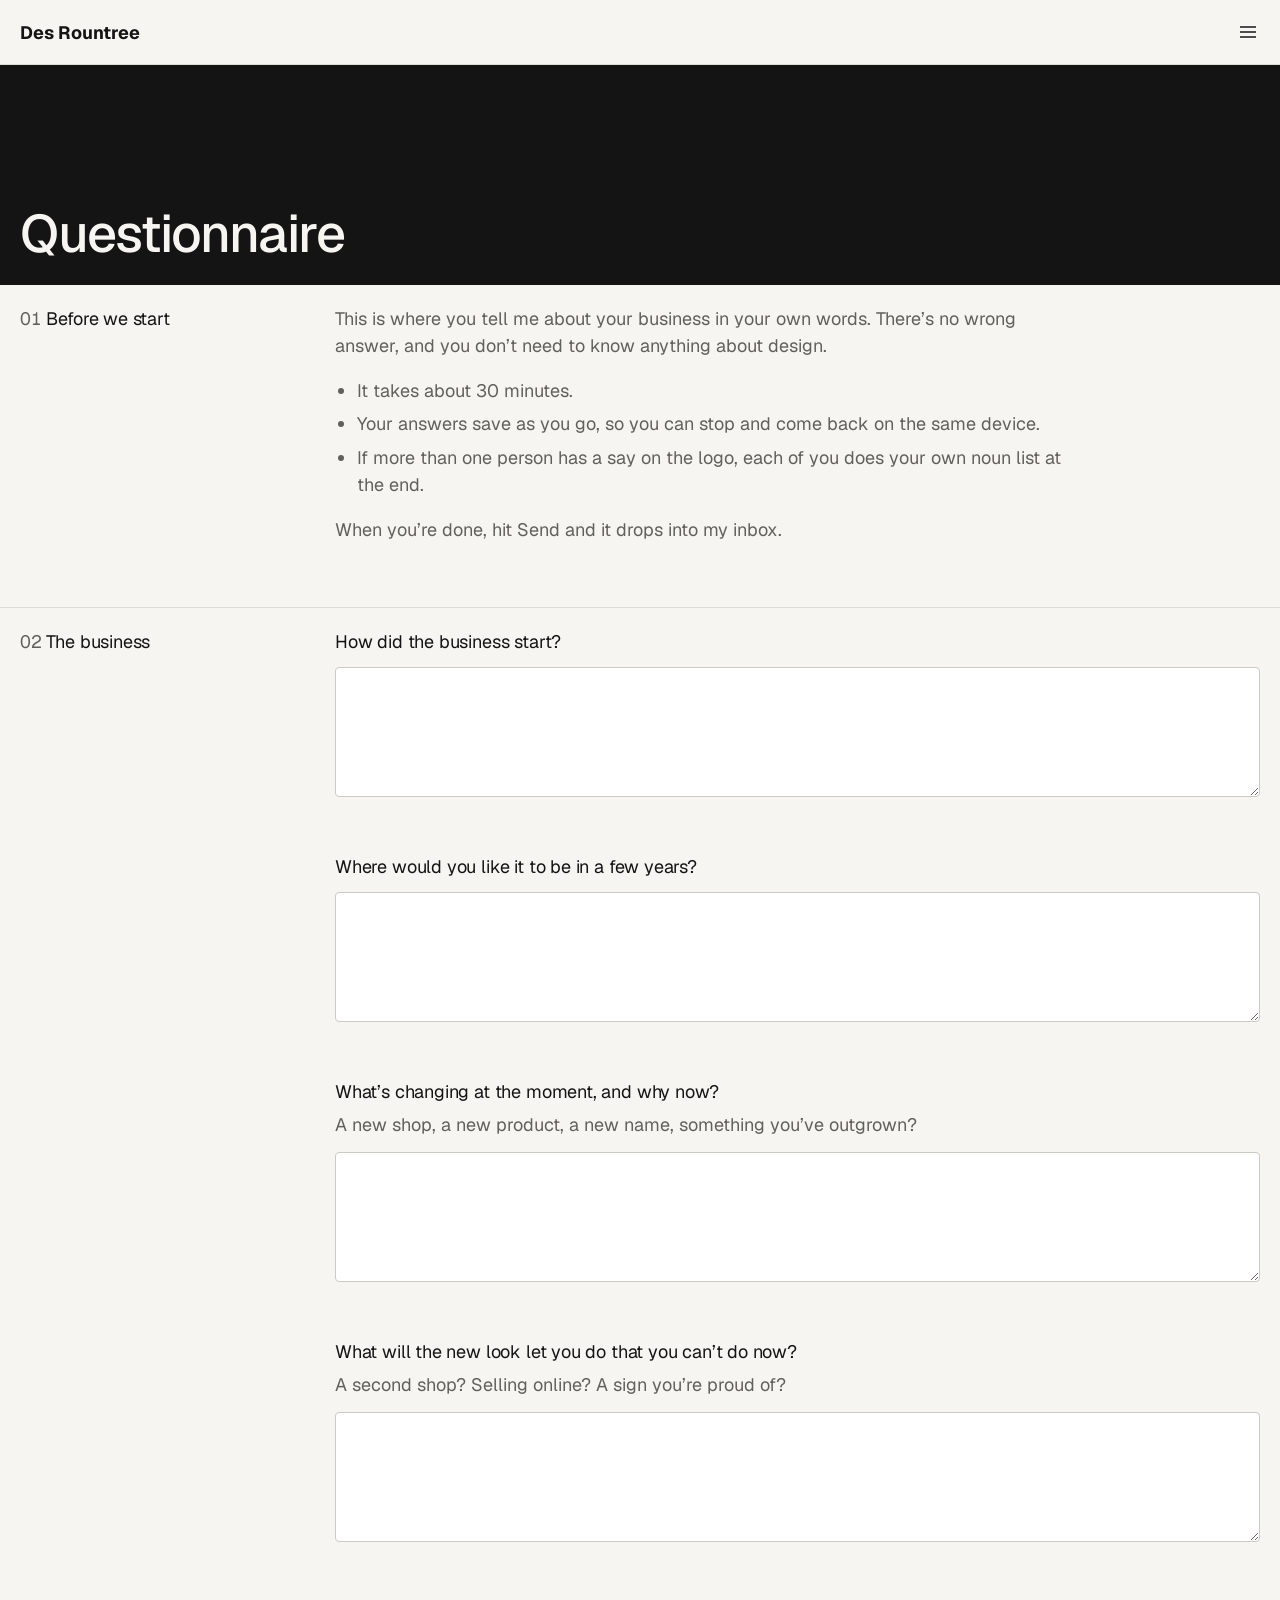
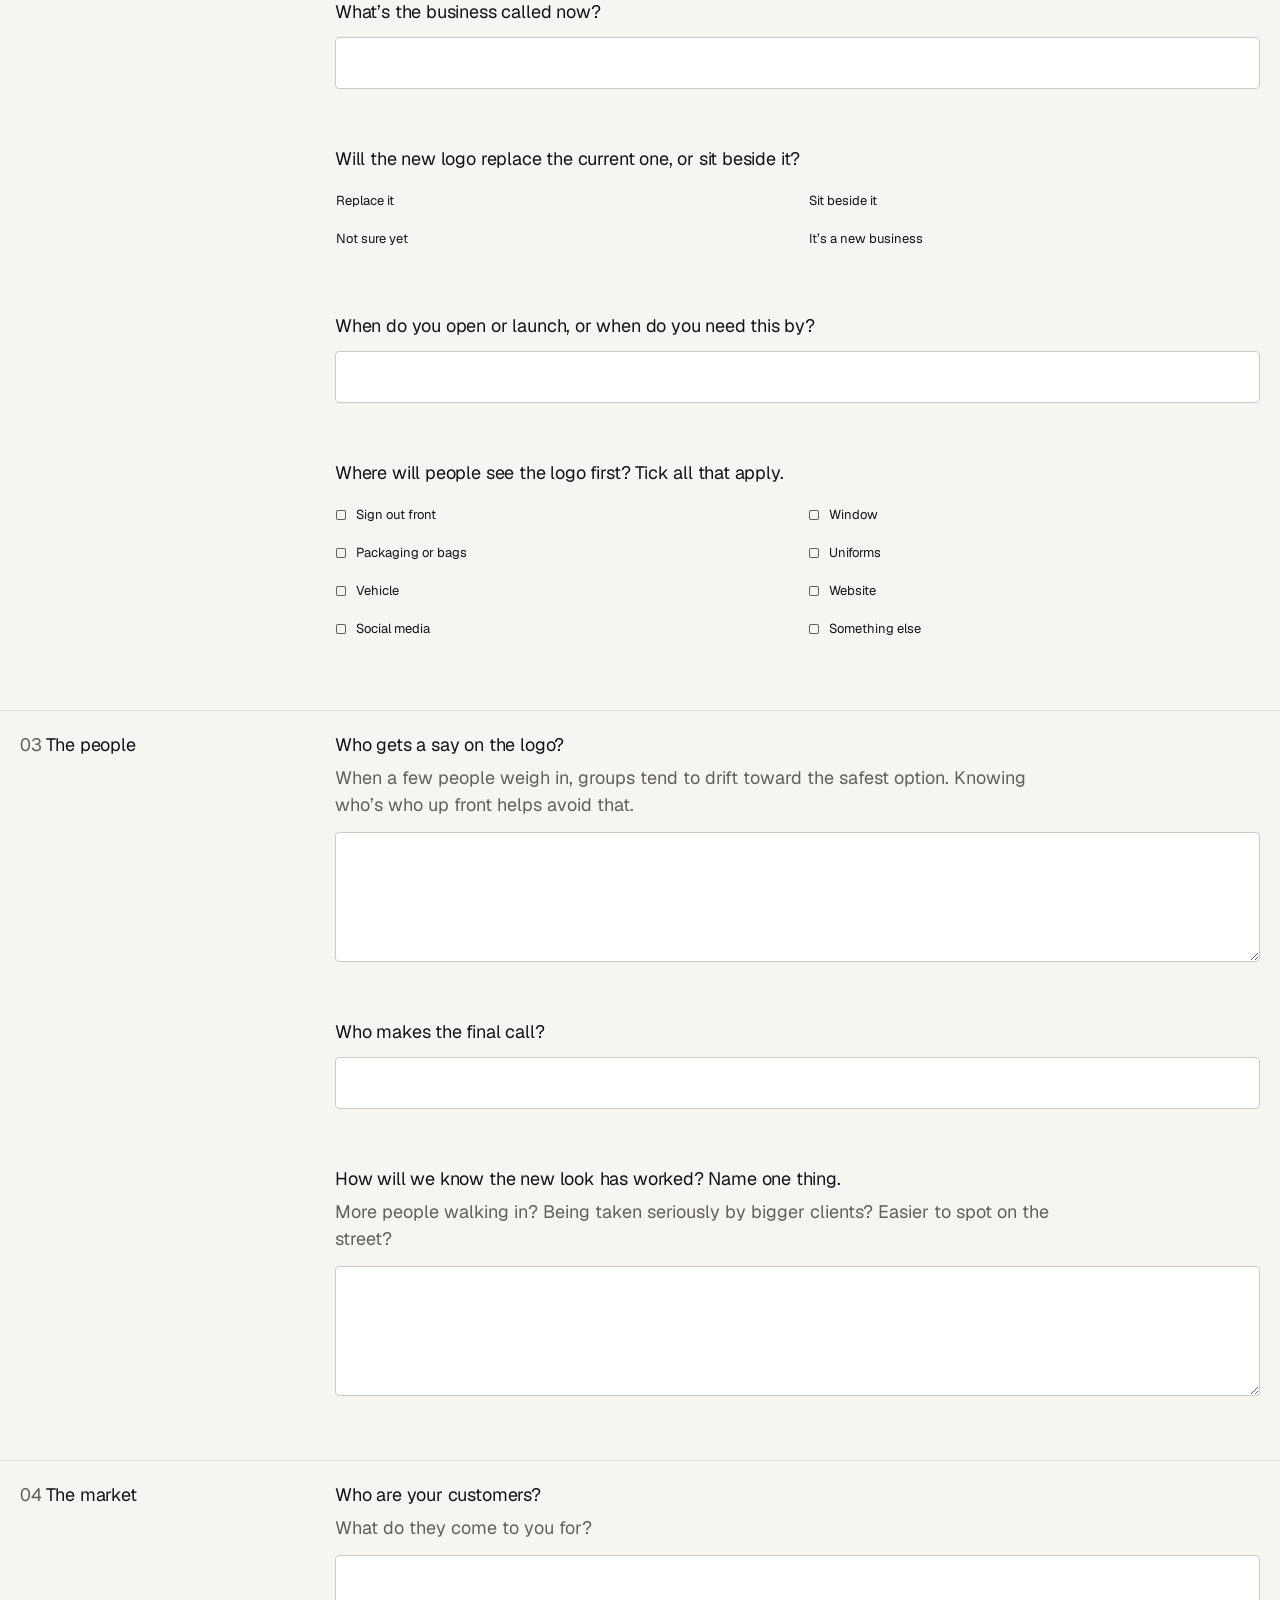
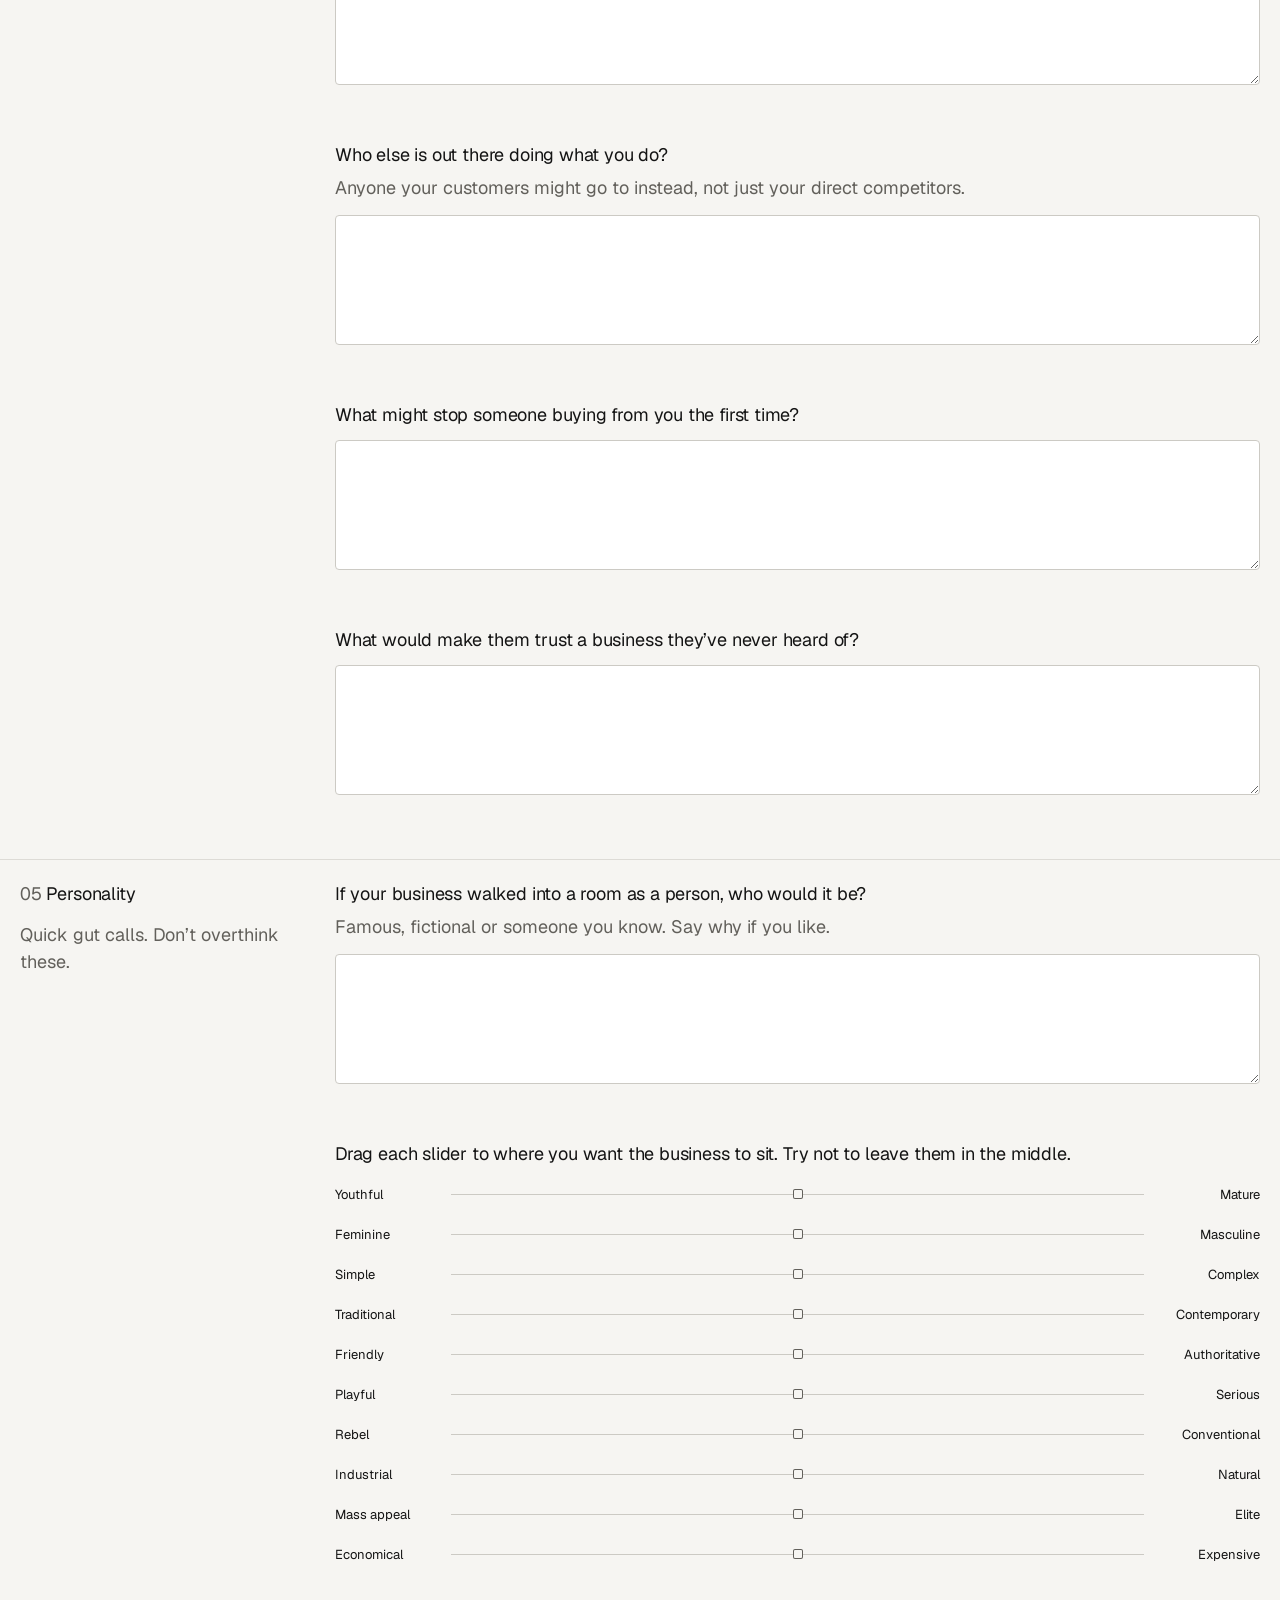
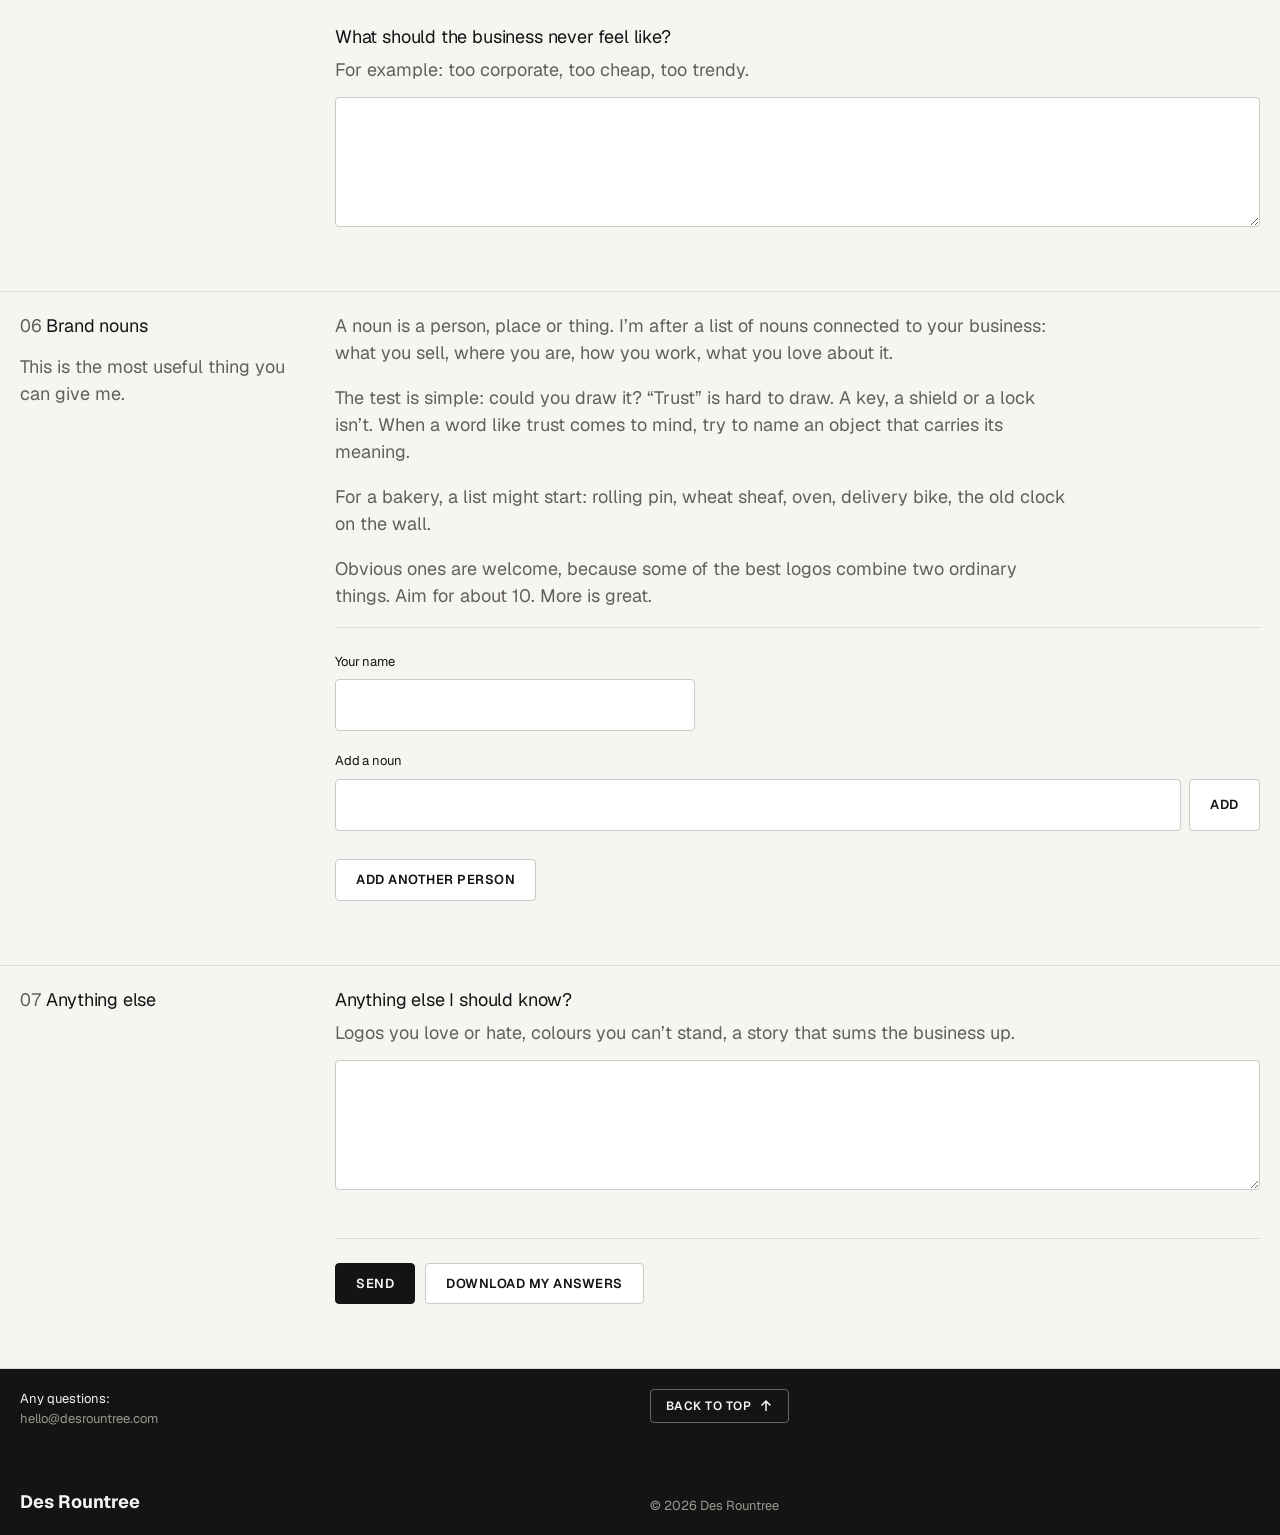
<file: index.html>
<!doctype html>
<html lang="en-AU">
<head>
<meta charset="utf-8">
<meta name="viewport" content="width=device-width, initial-scale=1">
<title>Questionnaire | Des Rountree</title>
<meta name="robots" content="noindex, nofollow">
<link rel="stylesheet" href="css/tokens.css"><link rel="stylesheet" href="css/guidelines.css"><link rel="stylesheet" href="css/questionnaire.css">
</head>
<body class="q-page q-page--client">
<aside class="sidebar" id="sidebar"><div class="topbar"><a class="sidebar__logo" href="#page-header"><span class="logo-text">Des Rountree</span></a><button class="menu-toggle" aria-expanded="false" aria-controls="sidebar-panel" aria-label="Menu"><svg class="icon-open" viewBox="0 0 22 22" fill="none" stroke="currentColor" stroke-width="1.6" aria-hidden="true"><path d="M3 6h16M3 11h16M3 16h16"/></svg><svg class="icon-close" viewBox="0 0 22 22" fill="none" stroke="currentColor" stroke-width="1.6" aria-hidden="true"><path d="M5 5l12 12M17 5L5 17"/></svg></button></div><div class="sidebar__panel" id="sidebar-panel"><div class="docmeta"><p class="docmeta__title">Questionnaire</p><p class="q-saved" aria-live="polite"></p></div><nav class="nav" aria-label="Chapters"><ul><li class="nav__item is-active is-expanded"><div class="nav__head"><a class="nav__row" href="#page-header" aria-current="page"><span class="nav__num">01</span><span class="nav__sep">/</span><span class="nav__label">Questionnaire</span></a><button class="nav__chev" aria-expanded="true" aria-label="Show chapters"><svg viewBox="0 0 12 12" fill="none" stroke="currentColor" stroke-width="1.5" aria-hidden="true"><path d="M2 4.5l4 4 4-4"/></svg></button></div><ul class="nav__sub"><li><a href="#before-we-start">Before we start</a></li><li><a href="#the-business">The business</a></li><li><a href="#the-people">The people</a></li><li><a href="#the-market">The market</a></li><li><a href="#personality">Personality</a></li><li><a href="#brand-nouns">Brand nouns</a></li><li><a href="#anything-else">Anything else</a></li></ul></li></ul></nav></div></aside>
<main class="content" id="main">
<script>/* chapter-header.js: desktop, every page but the first. The coloured header ends exactly on the rule under the
   document details (Brand Guidelines, Last updated, Version), Des, 30 Sep 2026. That rule moves with the logo, the
   title lines and the type scale, so it is measured, not fixed. build.py, logofiles.py and questionnaire.py write this in just above
   the header, so it runs before the header is first painted. It sets --header-h on <main>, which the header reads.
   Without JavaScript, and on tablet and phone, the header keeps the value in tokens.css. The first page's header
   ends on the menu's rule instead (home-header.js). */
(function () {
  var main = document.getElementById('main');
  var sidebar = document.getElementById('sidebar');
  var meta = sidebar && sidebar.querySelector('.docmeta');
  if (!main || !meta || !window.matchMedia) return;
  var desktop = window.matchMedia('(min-width: 1400px)');
  function fit() {
    if (!desktop.matches) { main.style.removeProperty('--header-h'); return; }
    var rule = meta.getBoundingClientRect().bottom - sidebar.getBoundingClientRect().top + sidebar.scrollTop;
    var top = main.getBoundingClientRect().top + window.pageYOffset;   // the header is the first thing in <main>
    main.style.setProperty('--header-h', (rule - top) + 'px');
  }
  fit();
  if (desktop.addEventListener) desktop.addEventListener('change', fit); else if (desktop.addListener) desktop.addListener(fit);
  if (document.fonts && document.fonts.addEventListener) document.fonts.addEventListener('loadingdone', fit);
  if (document.fonts && document.fonts.ready) document.fonts.ready.then(fit);
  window.addEventListener('load', fit);
})();</script><header class="page-header" id="page-header"><div class="wrap"><h1>Questionnaire</h1></div></header>
<form class="qform" id="qform" novalidate autocomplete="off">
<section class="row q-chapter" id="before-we-start"><div class="wrap grid"><div class="row__text"><h2><span class="q-chapter__num">01</span> Before we start</h2></div><div class="row__block q-steps"><div class="q-step" data-step tabindex="-1"><p class="q-text">This is where you tell me about your business in your own words. There’s no wrong answer, and you don’t need to know anything about design.</p><ul class="q-bullets"><li>It takes about 30 minutes.</li><li>Your answers save as you go, so you can stop and come back on the same device.</li><li>If more than one person has a say on the logo, each of you does your own noun list at the end.</li></ul><p class="q-text">When you’re done, hit Send and it drops into my inbox.</p></div></div></div></section>
<section class="row q-chapter" id="the-business"><div class="wrap grid"><div class="row__text"><h2><span class="q-chapter__num">02</span> The business</h2></div><div class="row__block q-steps"><div class="q-step" data-step tabindex="-1"><div class="q-field"><label class="q-label" for="q-start">How did the business start?</label><textarea id="q-start" name="start" rows="4"></textarea></div></div><div class="q-step" data-step tabindex="-1"><div class="q-field"><label class="q-label" for="q-future">Where would you like it to be in a few years?</label><textarea id="q-future" name="future" rows="4"></textarea></div></div><div class="q-step" data-step tabindex="-1"><div class="q-field"><label class="q-label" for="q-changing">What’s changing at the moment, and why now?</label><p class="q-hint" id="q-changing-hint">A new shop, a new product, a new name, something you’ve outgrown?</p><textarea id="q-changing" name="changing" rows="4" aria-describedby="q-changing-hint"></textarea></div></div><div class="q-step" data-step tabindex="-1"><div class="q-field"><label class="q-label" for="q-new-look">What will the new look let you do that you can’t do now?</label><p class="q-hint" id="q-new-look-hint">A second shop? Selling online? A sign you’re proud of?</p><textarea id="q-new-look" name="new-look" rows="4" aria-describedby="q-new-look-hint"></textarea></div></div><div class="q-step" data-step tabindex="-1"><div class="q-field"><label class="q-label" for="q-name">What’s the business called now?</label><input type="text" id="q-name" name="name" enterkeyhint="next"></div></div><div class="q-step" data-step tabindex="-1"><fieldset class="q-field"><legend class="q-label">Will the new logo replace the current one, or sit beside it?</legend><div class="q-chips q-chips--chips"><label class="q-chip"><input type="radio" name="replace" value="Replace it"><span>Replace it</span></label><label class="q-chip"><input type="radio" name="replace" value="Sit beside it"><span>Sit beside it</span></label><label class="q-chip"><input type="radio" name="replace" value="Not sure yet"><span>Not sure yet</span></label><label class="q-chip"><input type="radio" name="replace" value="It’s a new business"><span>It’s a new business</span></label></div></fieldset></div><div class="q-step" data-step tabindex="-1"><div class="q-field"><label class="q-label" for="q-when">When do you open or launch, or when do you need this by?</label><input type="text" id="q-when" name="when" enterkeyhint="next"></div></div><div class="q-step" data-step tabindex="-1"><fieldset class="q-field"><legend class="q-label">Where will people see the logo first? Tick all that apply.</legend><div class="q-chips q-chips--ticks"><label class="q-chip"><input type="checkbox" name="where" value="Sign out front"><span>Sign out front</span></label><label class="q-chip"><input type="checkbox" name="where" value="Window"><span>Window</span></label><label class="q-chip"><input type="checkbox" name="where" value="Packaging or bags"><span>Packaging or bags</span></label><label class="q-chip"><input type="checkbox" name="where" value="Uniforms"><span>Uniforms</span></label><label class="q-chip"><input type="checkbox" name="where" value="Vehicle"><span>Vehicle</span></label><label class="q-chip"><input type="checkbox" name="where" value="Website"><span>Website</span></label><label class="q-chip"><input type="checkbox" name="where" value="Social media"><span>Social media</span></label><label class="q-chip"><input type="checkbox" name="where" value="Something else" data-other="q-where-other"><span>Something else</span></label></div><textarea class="q-other" id="q-where-other" name="where-other" rows="1" aria-label="Something else" hidden></textarea></fieldset></div></div></div></section>
<section class="row q-chapter" id="the-people"><div class="wrap grid"><div class="row__text"><h2><span class="q-chapter__num">03</span> The people</h2></div><div class="row__block q-steps"><div class="q-step" data-step tabindex="-1"><div class="q-field"><label class="q-label" for="q-say">Who gets a say on the logo?</label><p class="q-hint" id="q-say-hint">When a few people weigh in, groups tend to drift toward the safest option. Knowing who’s who up front helps avoid that.</p><textarea id="q-say" name="say" rows="4" aria-describedby="q-say-hint"></textarea></div></div><div class="q-step" data-step tabindex="-1"><div class="q-field"><label class="q-label" for="q-final-call">Who makes the final call?</label><input type="text" id="q-final-call" name="final-call" enterkeyhint="next"></div></div><div class="q-step" data-step tabindex="-1"><div class="q-field"><label class="q-label" for="q-worked">How will we know the new look has worked? Name one thing.</label><p class="q-hint" id="q-worked-hint">More people walking in? Being taken seriously by bigger clients? Easier to spot on the street?</p><textarea id="q-worked" name="worked" rows="4" aria-describedby="q-worked-hint"></textarea></div></div></div></div></section>
<section class="row q-chapter" id="the-market"><div class="wrap grid"><div class="row__text"><h2><span class="q-chapter__num">04</span> The market</h2></div><div class="row__block q-steps"><div class="q-step" data-step tabindex="-1"><div class="q-field"><label class="q-label" for="q-customers">Who are your customers?</label><p class="q-hint" id="q-customers-hint">What do they come to you for?</p><textarea id="q-customers" name="customers" rows="4" aria-describedby="q-customers-hint"></textarea></div></div><div class="q-step" data-step tabindex="-1"><div class="q-field"><label class="q-label" for="q-others">Who else is out there doing what you do?</label><p class="q-hint" id="q-others-hint">Anyone your customers might go to instead, not just your direct competitors.</p><textarea id="q-others" name="others" rows="4" aria-describedby="q-others-hint"></textarea></div></div><div class="q-step" data-step tabindex="-1"><div class="q-field"><label class="q-label" for="q-stop">What might stop someone buying from you the first time?</label><textarea id="q-stop" name="stop" rows="4"></textarea></div></div><div class="q-step" data-step tabindex="-1"><div class="q-field"><label class="q-label" for="q-trust">What would make them trust a business they’ve never heard of?</label><textarea id="q-trust" name="trust" rows="4"></textarea></div></div></div></div></section>
<section class="row q-chapter" id="personality"><div class="wrap grid"><div class="row__text"><h2><span class="q-chapter__num">05</span> Personality</h2><p class="q-intro">Quick gut calls. Don’t overthink these.</p></div><div class="row__block q-steps"><div class="q-step" data-step tabindex="-1"><div class="q-field"><label class="q-label" for="q-person">If your business walked into a room as a person, who would it be?</label><p class="q-hint" id="q-person-hint">Famous, fictional or someone you know. Say why if you like.</p><textarea id="q-person" name="person" rows="4" aria-describedby="q-person-hint"></textarea></div></div><div class="q-step" data-step tabindex="-1"><fieldset class="q-field"><legend class="q-label">Drag each slider to where you want the business to sit. Try not to leave them in the middle.</legend><div class="sliders q-sliders"><div class="slider q-slider is-untouched" style="--v: 50%"><span class="slider__label" id="q-sliders-0-l">Youthful</span><span class="slider__track q-range-wrap"><input class="q-range" type="range" min="0" max="100" step="1" value="50" name="sliders-0" data-left="Youthful" data-right="Mature" aria-labelledby="q-sliders-0-l q-sliders-0-r"><span class="slider__fill"></span><span class="slider__marker"></span><span class="q-range__pad" aria-hidden="true"></span></span><span class="slider__label slider__label--right" id="q-sliders-0-r">Mature</span></div><div class="slider q-slider is-untouched" style="--v: 50%"><span class="slider__label" id="q-sliders-1-l">Feminine</span><span class="slider__track q-range-wrap"><input class="q-range" type="range" min="0" max="100" step="1" value="50" name="sliders-1" data-left="Feminine" data-right="Masculine" aria-labelledby="q-sliders-1-l q-sliders-1-r"><span class="slider__fill"></span><span class="slider__marker"></span><span class="q-range__pad" aria-hidden="true"></span></span><span class="slider__label slider__label--right" id="q-sliders-1-r">Masculine</span></div><div class="slider q-slider is-untouched" style="--v: 50%"><span class="slider__label" id="q-sliders-2-l">Simple</span><span class="slider__track q-range-wrap"><input class="q-range" type="range" min="0" max="100" step="1" value="50" name="sliders-2" data-left="Simple" data-right="Complex" aria-labelledby="q-sliders-2-l q-sliders-2-r"><span class="slider__fill"></span><span class="slider__marker"></span><span class="q-range__pad" aria-hidden="true"></span></span><span class="slider__label slider__label--right" id="q-sliders-2-r">Complex</span></div><div class="slider q-slider is-untouched" style="--v: 50%"><span class="slider__label" id="q-sliders-3-l">Traditional</span><span class="slider__track q-range-wrap"><input class="q-range" type="range" min="0" max="100" step="1" value="50" name="sliders-3" data-left="Traditional" data-right="Contemporary" aria-labelledby="q-sliders-3-l q-sliders-3-r"><span class="slider__fill"></span><span class="slider__marker"></span><span class="q-range__pad" aria-hidden="true"></span></span><span class="slider__label slider__label--right" id="q-sliders-3-r">Contemporary</span></div><div class="slider q-slider is-untouched" style="--v: 50%"><span class="slider__label" id="q-sliders-4-l">Friendly</span><span class="slider__track q-range-wrap"><input class="q-range" type="range" min="0" max="100" step="1" value="50" name="sliders-4" data-left="Friendly" data-right="Authoritative" aria-labelledby="q-sliders-4-l q-sliders-4-r"><span class="slider__fill"></span><span class="slider__marker"></span><span class="q-range__pad" aria-hidden="true"></span></span><span class="slider__label slider__label--right" id="q-sliders-4-r">Authoritative</span></div><div class="slider q-slider is-untouched" style="--v: 50%"><span class="slider__label" id="q-sliders-5-l">Playful</span><span class="slider__track q-range-wrap"><input class="q-range" type="range" min="0" max="100" step="1" value="50" name="sliders-5" data-left="Playful" data-right="Serious" aria-labelledby="q-sliders-5-l q-sliders-5-r"><span class="slider__fill"></span><span class="slider__marker"></span><span class="q-range__pad" aria-hidden="true"></span></span><span class="slider__label slider__label--right" id="q-sliders-5-r">Serious</span></div><div class="slider q-slider is-untouched" style="--v: 50%"><span class="slider__label" id="q-sliders-6-l">Rebel</span><span class="slider__track q-range-wrap"><input class="q-range" type="range" min="0" max="100" step="1" value="50" name="sliders-6" data-left="Rebel" data-right="Conventional" aria-labelledby="q-sliders-6-l q-sliders-6-r"><span class="slider__fill"></span><span class="slider__marker"></span><span class="q-range__pad" aria-hidden="true"></span></span><span class="slider__label slider__label--right" id="q-sliders-6-r">Conventional</span></div><div class="slider q-slider is-untouched" style="--v: 50%"><span class="slider__label" id="q-sliders-7-l">Industrial</span><span class="slider__track q-range-wrap"><input class="q-range" type="range" min="0" max="100" step="1" value="50" name="sliders-7" data-left="Industrial" data-right="Natural" aria-labelledby="q-sliders-7-l q-sliders-7-r"><span class="slider__fill"></span><span class="slider__marker"></span><span class="q-range__pad" aria-hidden="true"></span></span><span class="slider__label slider__label--right" id="q-sliders-7-r">Natural</span></div><div class="slider q-slider is-untouched" style="--v: 50%"><span class="slider__label" id="q-sliders-8-l">Mass appeal</span><span class="slider__track q-range-wrap"><input class="q-range" type="range" min="0" max="100" step="1" value="50" name="sliders-8" data-left="Mass appeal" data-right="Elite" aria-labelledby="q-sliders-8-l q-sliders-8-r"><span class="slider__fill"></span><span class="slider__marker"></span><span class="q-range__pad" aria-hidden="true"></span></span><span class="slider__label slider__label--right" id="q-sliders-8-r">Elite</span></div><div class="slider q-slider is-untouched" style="--v: 50%"><span class="slider__label" id="q-sliders-9-l">Economical</span><span class="slider__track q-range-wrap"><input class="q-range" type="range" min="0" max="100" step="1" value="50" name="sliders-9" data-left="Economical" data-right="Expensive" aria-labelledby="q-sliders-9-l q-sliders-9-r"><span class="slider__fill"></span><span class="slider__marker"></span><span class="q-range__pad" aria-hidden="true"></span></span><span class="slider__label slider__label--right" id="q-sliders-9-r">Expensive</span></div></div></fieldset></div><div class="q-step" data-step tabindex="-1"><div class="q-field"><label class="q-label" for="q-never">What should the business never feel like?</label><p class="q-hint" id="q-never-hint">For example: too corporate, too cheap, too trendy.</p><textarea id="q-never" name="never" rows="4" aria-describedby="q-never-hint"></textarea></div></div></div></div></section>
<section class="row q-chapter" id="brand-nouns"><div class="wrap grid"><div class="row__text"><h2><span class="q-chapter__num">06</span> Brand nouns</h2><p class="q-intro">This is the most useful thing you can give me.</p></div><div class="row__block q-steps"><div class="q-step" data-step tabindex="-1"><p class="q-text">A noun is a person, place or thing. I’m after a list of nouns connected to your business: what you sell, where you are, how you work, what you love about it.</p><p class="q-text">The test is simple: could you draw it? “Trust” is hard to draw. A key, a shield or a lock isn’t. When a word like trust comes to mind, try to name an object that carries its meaning.</p><p class="q-text">For a bakery, a list might start: rolling pin, wheat sheaf, oven, delivery bike, the old clock on the wall.</p><p class="q-text">Obvious ones are welcome, because some of the best logos combine two ordinary things. Aim for about 10. More is great.</p><div class="q-field q-nouns" data-nouns="nouns"><div class="q-person" data-person><label class="q-label q-label--small q-person__label" for="q-nouns-name-1">Your name</label><input type="text" class="q-person__name" id="q-nouns-name-1" autocomplete="name" enterkeyhint="next"><ul class="q-nounlist" aria-label="Brand nouns"></ul><p class="q-count" aria-live="polite"></p><p class="q-nudge" role="status" hidden></p><label class="q-label q-label--small" for="q-nouns-add-1">Add a noun</label><div class="q-add"><input type="text" class="q-add__input" id="q-nouns-add-1" enterkeyhint="enter" autocomplete="off" autocapitalize="none"><button type="button" class="btn q-add__btn">Add</button></div></div><button type="button" class="btn q-another">Add another person</button></div></div></div></div></section>
<section class="row q-chapter" id="anything-else"><div class="wrap grid"><div class="row__text"><h2><span class="q-chapter__num">07</span> Anything else</h2></div><div class="row__block q-steps"><div class="q-step" data-step tabindex="-1"><div class="q-field"><label class="q-label" for="q-anything-else">Anything else I should know?</label><p class="q-hint" id="q-anything-else-hint">Logos you love or hate, colours you can’t stand, a story that sums the business up.</p><textarea id="q-anything-else" name="anything-else" rows="4" aria-describedby="q-anything-else-hint"></textarea></div><div class="q-send"><div class="q-send__buttons"><button type="button" class="btn btn--solid" data-send>Send</button><button type="button" class="btn" data-download>Download my answers</button></div><p class="q-status" role="status" aria-live="polite"></p><p class="q-contact">Any questions: <a href="mailto:hello@desrountree.com">hello@desrountree.com</a></p></div></div></div></div></section>
</form>
<section class="row q-thanks" id="q-thanks" hidden><div class="wrap grid"><div class="row__block q-steps"><p class="q-thanks__text">Thanks, that’s with me now. I’ll be in touch.</p></div></div></section>
<nav class="q-stepper" aria-label="Questions"><button type="button" class="btn" data-back><svg viewBox="0 0 18 18" fill="none" stroke="currentColor" stroke-width="1.5" aria-hidden="true"><path d="M3 9h12M10 4l5 5-5 5"/></svg>Back</button><span class="q-stepper__mid"><span class="q-stepper__count" aria-live="polite"></span><span class="q-saved"></span></span><button type="button" class="btn btn--solid" data-next>Next<svg viewBox="0 0 18 18" fill="none" stroke="currentColor" stroke-width="1.5" aria-hidden="true"><path d="M3 9h12M10 4l5 5-5 5"/></svg></button></nav>
<footer class="footer"><div class="wrap"><div class="footer__row"><div class="footer__contact"><div><h3>Any questions:</h3><a href="mailto:hello@desrountree.com">hello@desrountree.com</a></div></div><a class="btn btn--dark footer__back" href="#page-header">Back to top<svg viewBox="0 0 14 14" fill="none" stroke="currentColor" stroke-width="1.5" aria-hidden="true"><path d="M7 12V2M2.5 6.5L7 2l4.5 4.5"/></svg></a></div><div class="footer__row"><div class="footer__logo"><span class="logo-text">Des Rountree</span></div><p class="footer__rights">© 2026 Des Rountree</p></div></div></footer>
</main>
<script type="application/json" id="q-data">{"mode": "client", "heading": "Questionnaire answers", "file": "questionnaire-answers", "subject": "Questionnaire answers", "send": {"endpoint": "https://api.web3forms.com/submit", "fields": {"access_key": "7a943095-b87e-4034-aff5-a82986df2233", "from_name": "Questionnaire"}, "subject_field": "subject"}, "nudge_words": ["trust", "quality", "value", "heritage", "luxury", "honest", "premium", "classic", "modern"], "strings": {"send": "Send", "download": "Download my answers", "meeting_download": "Download answers", "sending": "Sending...", "thanks": "Thanks, that’s with me now. I’ll be in touch.", "failed": "That didn’t go through. Download your answers and email them to hello@desrountree.com instead.", "sent_before": "Sent. Change anything and send it again if you like.", "downloaded": "Downloaded as {file}.", "saved": "Saved", "next": "Next", "back": "Back", "step": "{n} of {total}", "your_name": "Your name", "extra_name": "Name", "add_noun": "Add a noun", "add": "Add", "another": "Add another person", "remove_person": "Remove this person", "remove_confirm": "Remove {name} and their list?", "duplicate": "“{word}” is already on the list.", "remove_noun": "Remove {noun}", "count_one": "1 noun", "count": "{n} nouns", "nudge": "“{word}” is hard to draw. Keep it, and add an object that says it to you.", "no_answer": "(no answer)", "not_set": "not set", "slider_key": "0 is the left word, 100 the right word"}, "cross": "<svg viewBox=\"0 0 12 12\" fill=\"none\" stroke=\"currentColor\" stroke-width=\"1.5\" aria-hidden=\"true\"><path d=\"M3 3l6 6M9 3L3 9\"/><\/svg>", "chapters": [{"n": 1, "title": "Before we start", "questions": []}, {"n": 2, "title": "The business", "questions": [{"id": "start", "type": "long", "label": "How did the business start?", "options": [], "other": "", "pairs": []}, {"id": "future", "type": "long", "label": "Where would you like it to be in a few years?", "options": [], "other": "", "pairs": []}, {"id": "changing", "type": "long", "label": "What’s changing at the moment, and why now?", "options": [], "other": "", "pairs": []}, {"id": "new-look", "type": "long", "label": "What will the new look let you do that you can’t do now?", "options": [], "other": "", "pairs": []}, {"id": "name", "type": "short", "label": "What’s the business called now?", "options": [], "other": "", "pairs": []}, {"id": "replace", "type": "chips", "label": "Will the new logo replace the current one, or sit beside it?", "options": ["Replace it", "Sit beside it", "Not sure yet", "It’s a new business"], "other": "", "pairs": []}, {"id": "when", "type": "short", "label": "When do you open or launch, or when do you need this by?", "options": [], "other": "", "pairs": []}, {"id": "where", "type": "ticks", "label": "Where will people see the logo first? Tick all that apply.", "options": ["Sign out front", "Window", "Packaging or bags", "Uniforms", "Vehicle", "Website", "Social media"], "other": "Something else", "pairs": []}]}, {"n": 3, "title": "The people", "questions": [{"id": "say", "type": "long", "label": "Who gets a say on the logo?", "options": [], "other": "", "pairs": []}, {"id": "final-call", "type": "short", "label": "Who makes the final call?", "options": [], "other": "", "pairs": []}, {"id": "worked", "type": "long", "label": "How will we know the new look has worked? Name one thing.", "options": [], "other": "", "pairs": []}]}, {"n": 4, "title": "The market", "questions": [{"id": "customers", "type": "long", "label": "Who are your customers?", "options": [], "other": "", "pairs": []}, {"id": "others", "type": "long", "label": "Who else is out there doing what you do?", "options": [], "other": "", "pairs": []}, {"id": "stop", "type": "long", "label": "What might stop someone buying from you the first time?", "options": [], "other": "", "pairs": []}, {"id": "trust", "type": "long", "label": "What would make them trust a business they’ve never heard of?", "options": [], "other": "", "pairs": []}]}, {"n": 5, "title": "Personality", "questions": [{"id": "person", "type": "long", "label": "If your business walked into a room as a person, who would it be?", "options": [], "other": "", "pairs": []}, {"id": "sliders", "type": "sliders", "label": "Drag each slider to where you want the business to sit. Try not to leave them in the middle.", "options": [], "other": "", "pairs": [["Youthful", "Mature"], ["Feminine", "Masculine"], ["Simple", "Complex"], ["Traditional", "Contemporary"], ["Friendly", "Authoritative"], ["Playful", "Serious"], ["Rebel", "Conventional"], ["Industrial", "Natural"], ["Mass appeal", "Elite"], ["Economical", "Expensive"]]}, {"id": "never", "type": "long", "label": "What should the business never feel like?", "options": [], "other": "", "pairs": []}]}, {"n": 6, "title": "Brand nouns", "questions": [{"id": "nouns", "type": "nouns", "label": "Brand nouns", "options": [], "other": "", "pairs": []}]}, {"n": 7, "title": "Anything else", "questions": [{"id": "anything-else", "type": "long", "label": "Anything else I should know?", "options": [], "other": "", "pairs": []}]}]}</script>
<script src="js/nav.js"></script>
<script src="js/questionnaire.js"></script>
</body>
</html>
</file>
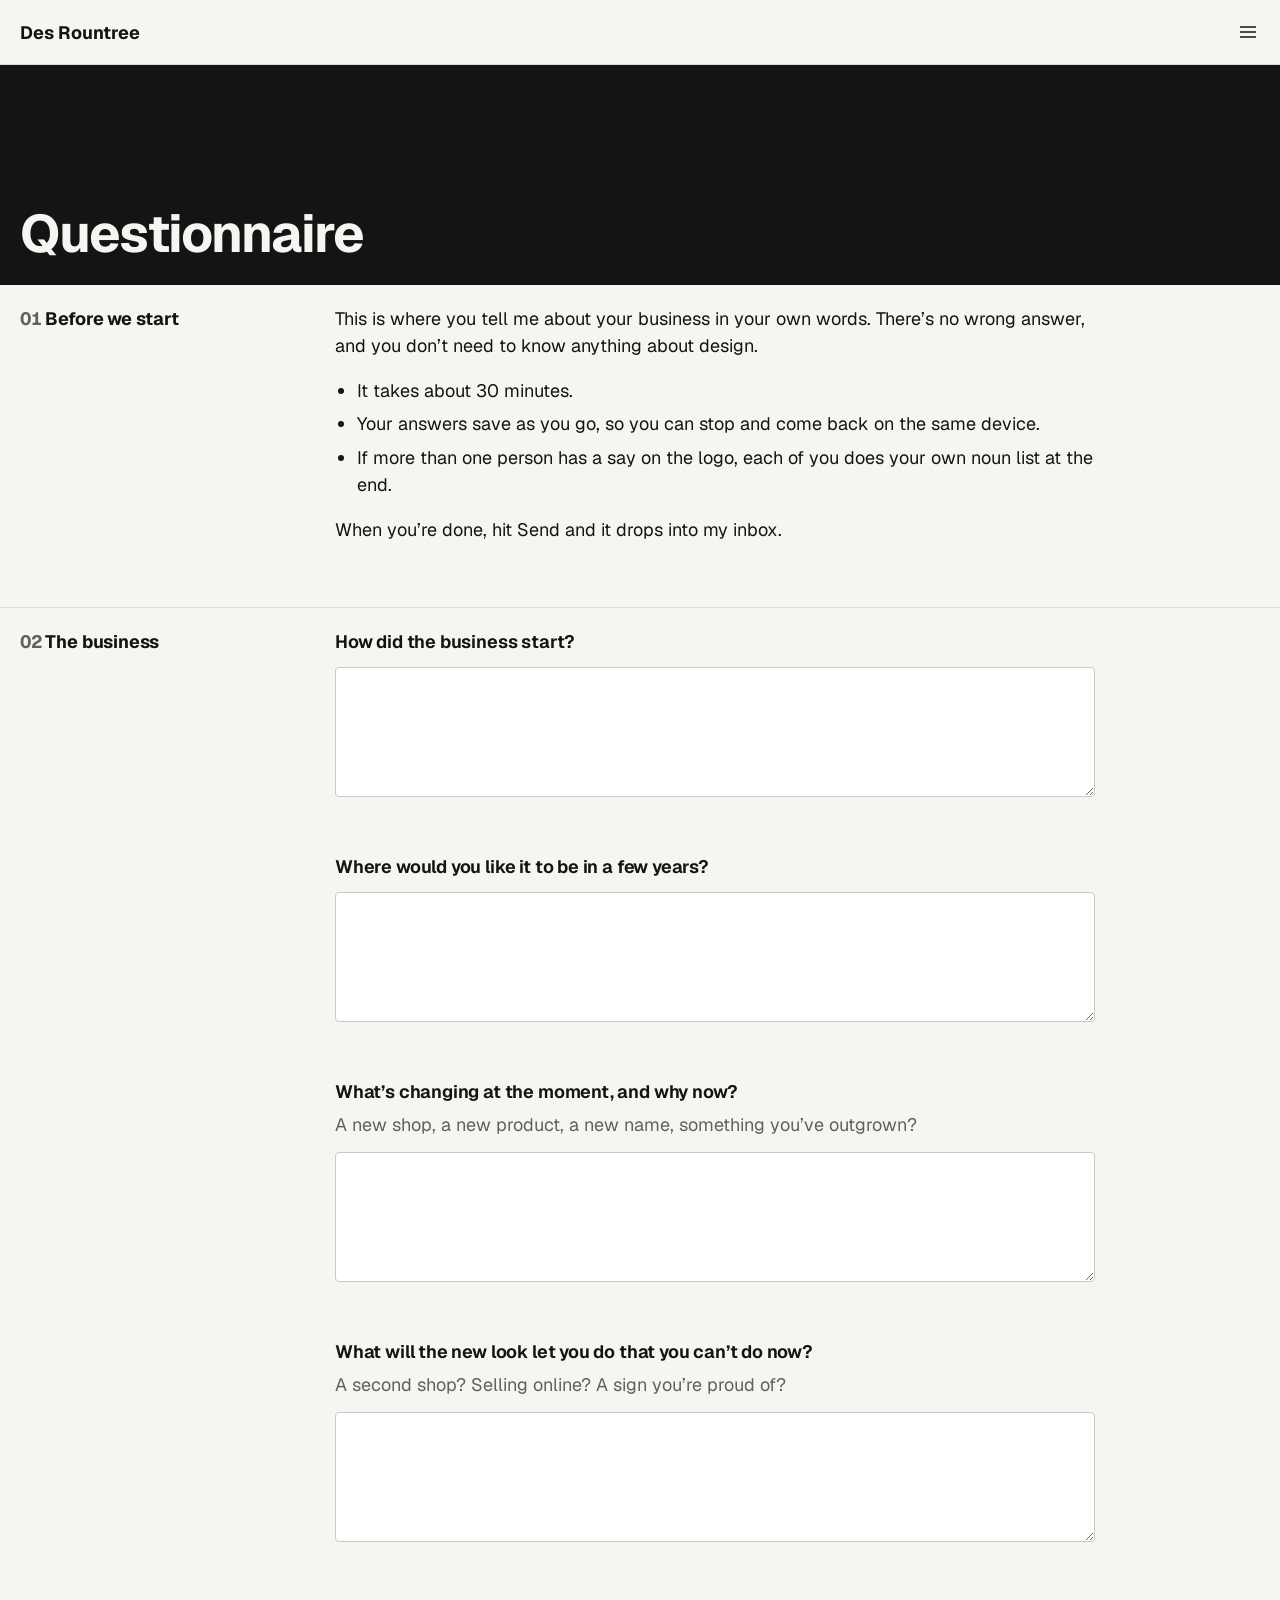
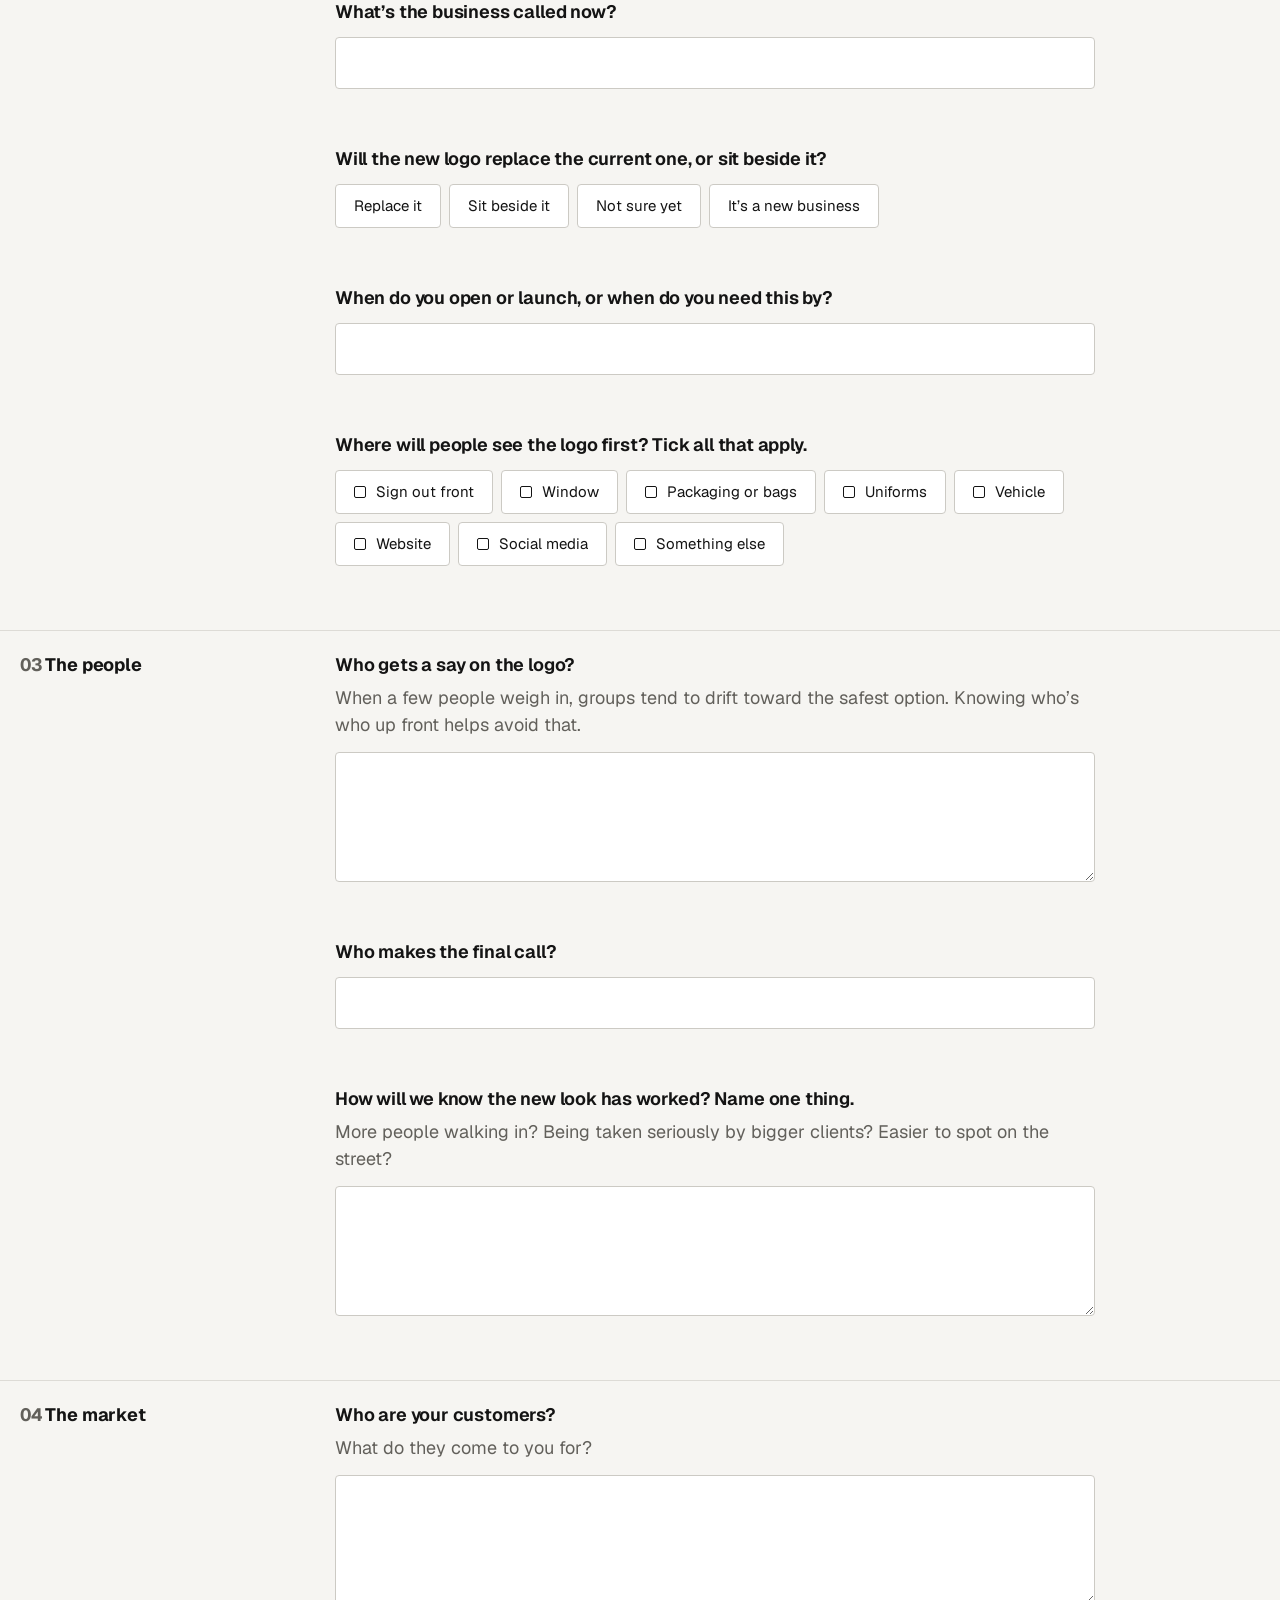
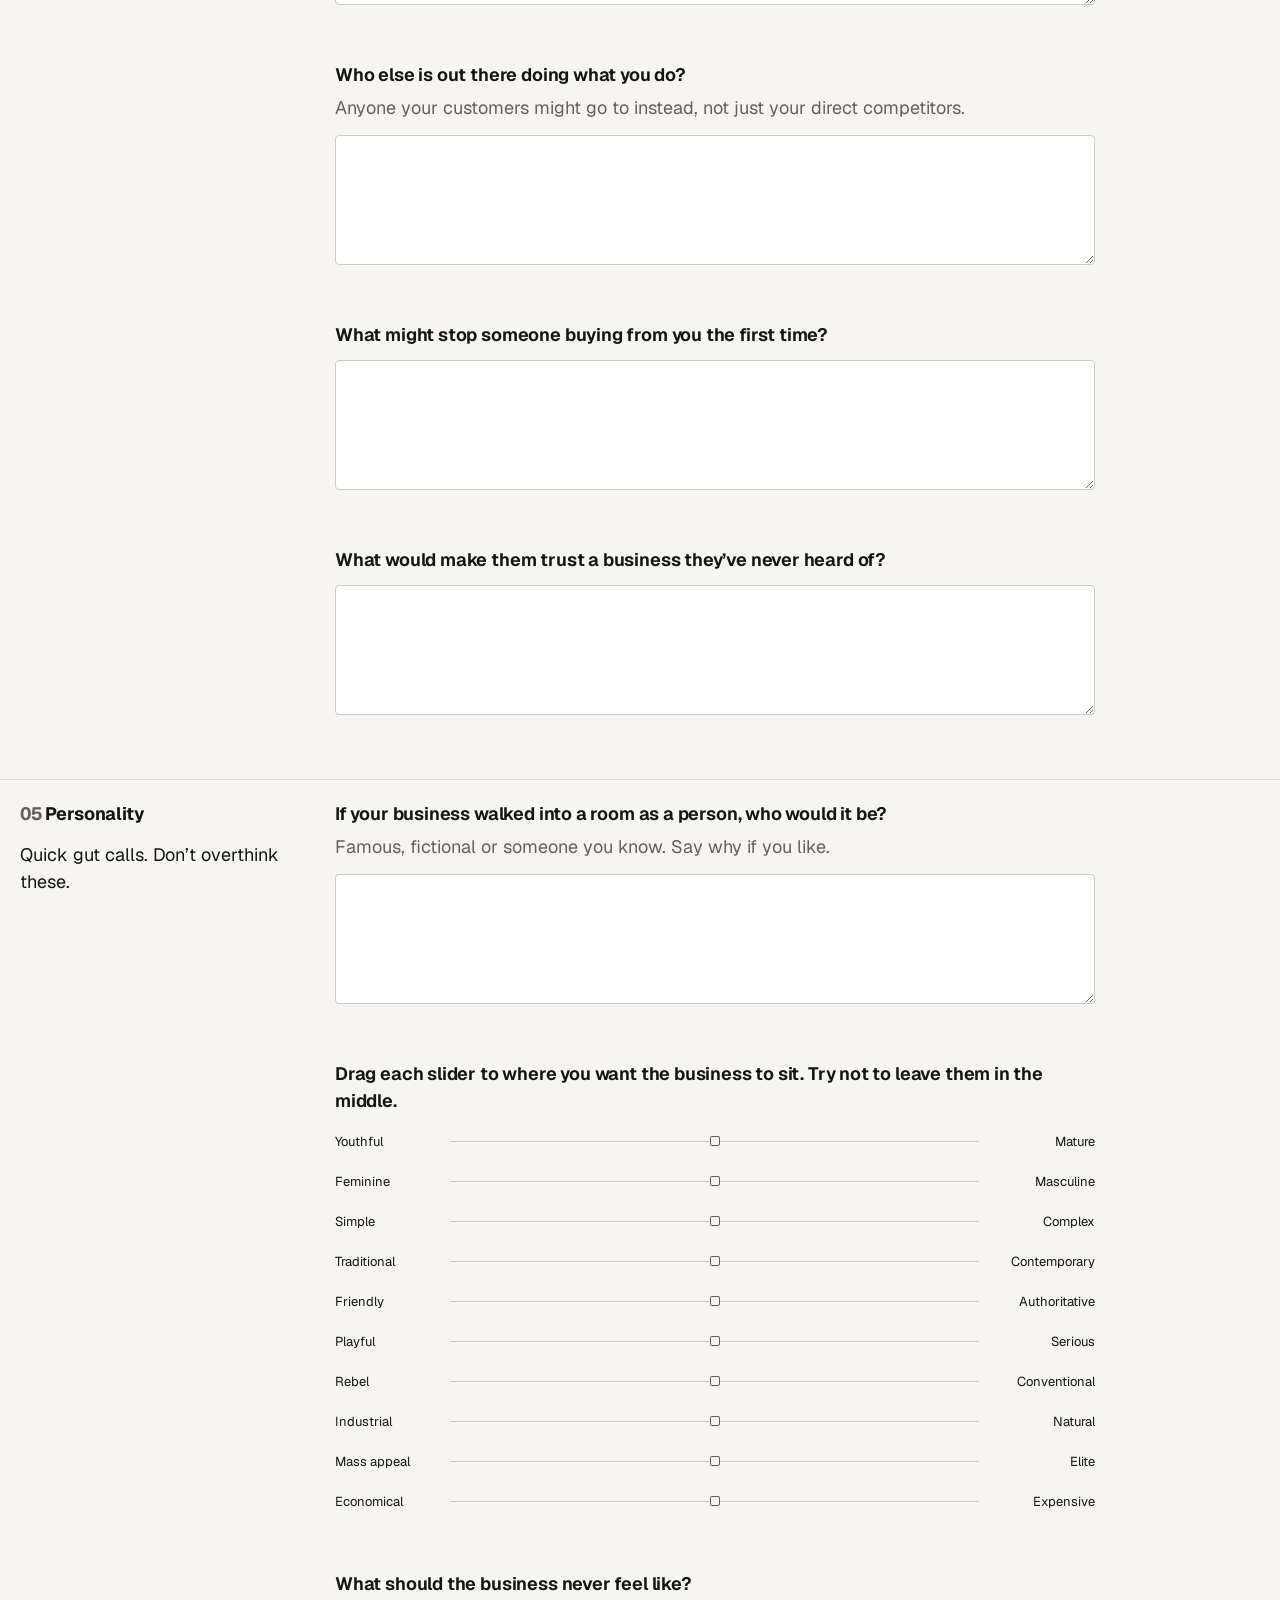
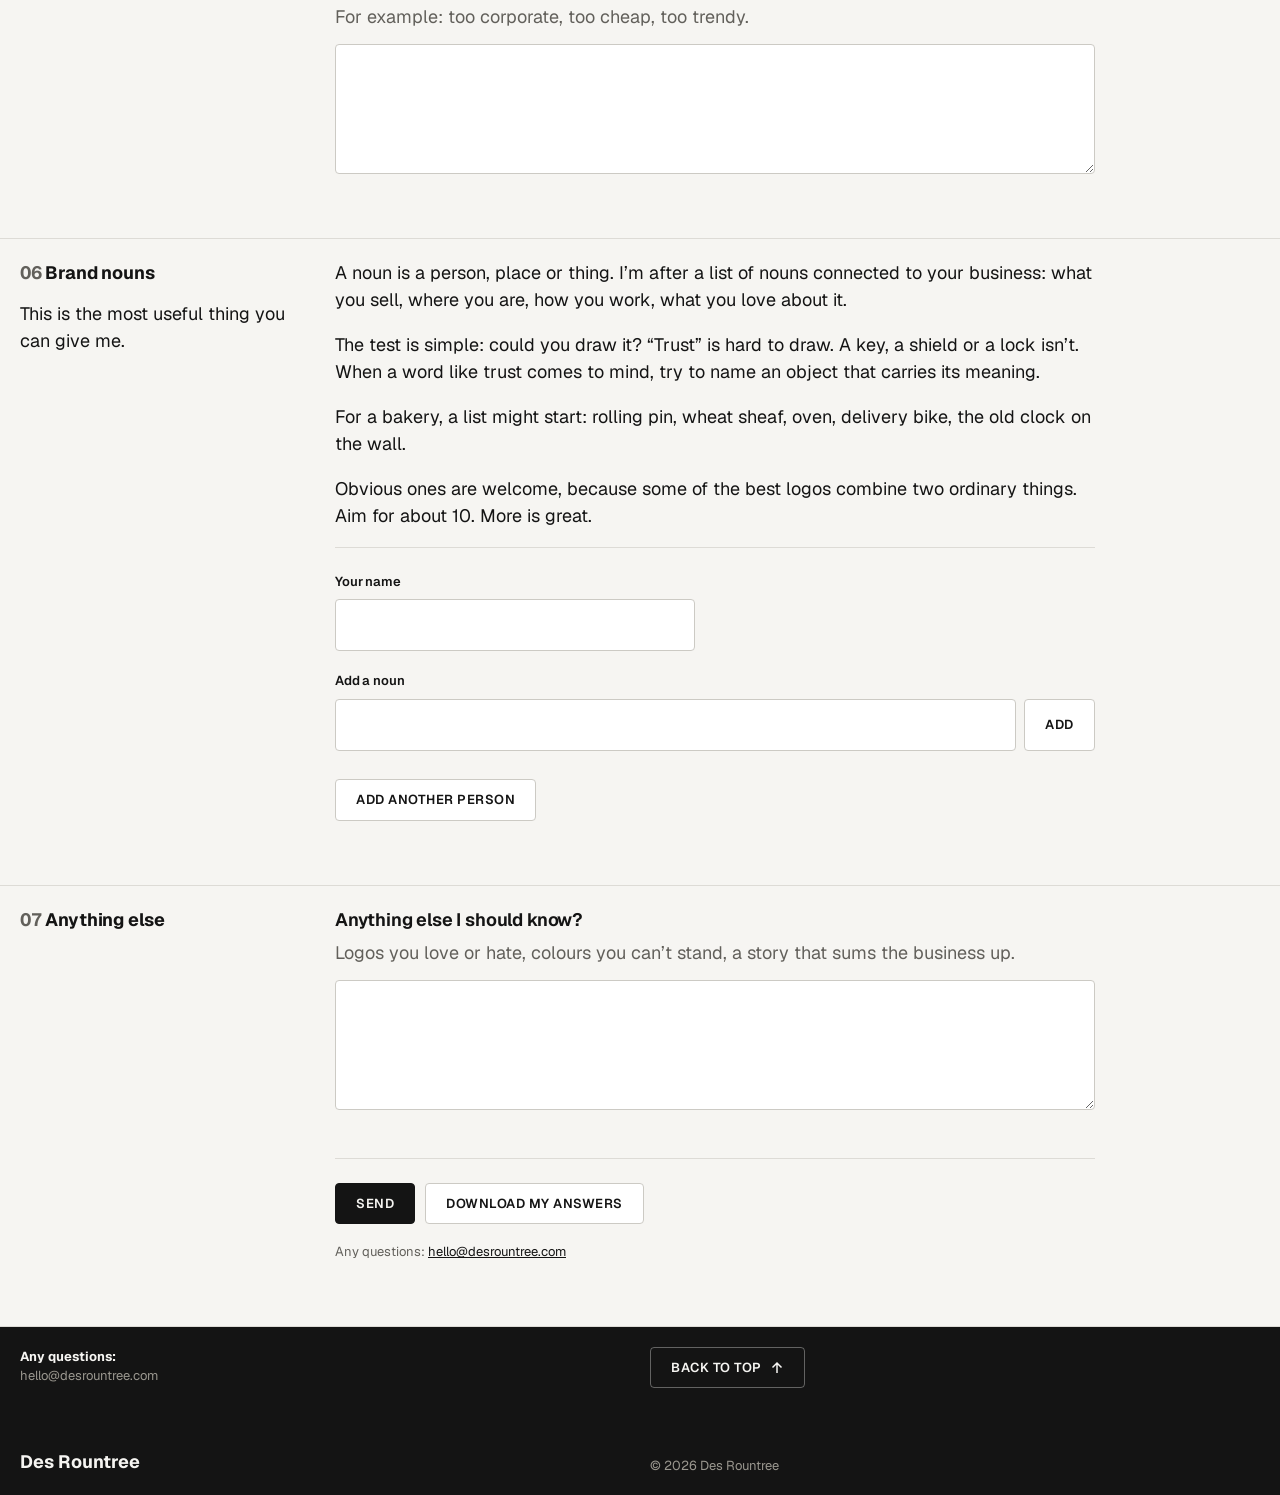
<file: demo/index.html>
<!doctype html>
<html lang="en-AU">
<head>
<meta charset="utf-8">
<meta name="viewport" content="width=device-width, initial-scale=1">
<title>Questionnaire | Des Rountree</title>
<meta name="robots" content="noindex, nofollow">
<link rel="stylesheet" href="css/tokens.css"><link rel="stylesheet" href="css/guidelines.css"><link rel="stylesheet" href="css/questionnaire.css">
</head>
<body class="q-page q-page--client">
<aside class="sidebar" id="sidebar"><div class="topbar"><a class="sidebar__logo" href="#page-header"><span class="logo-text">Des Rountree</span></a><button class="menu-toggle" aria-expanded="false" aria-controls="sidebar-panel" aria-label="Menu"><svg class="icon-open" viewBox="0 0 22 22" fill="none" stroke="currentColor" stroke-width="1.6" aria-hidden="true"><path d="M3 6h16M3 11h16M3 16h16"/></svg><svg class="icon-close" viewBox="0 0 22 22" fill="none" stroke="currentColor" stroke-width="1.6" aria-hidden="true"><path d="M5 5l12 12M17 5L5 17"/></svg></button></div><div class="sidebar__panel" id="sidebar-panel"><div class="docmeta"><p class="docmeta__title">Questionnaire</p><p class="q-saved" aria-live="polite"></p></div><nav class="nav" aria-label="Chapters"><ul><li class="nav__item is-active is-expanded"><div class="nav__head"><a class="nav__row" href="#page-header" aria-current="page"><span class="nav__num">01</span><span class="nav__sep">/</span><span class="nav__label">Questionnaire</span></a><button class="nav__chev" aria-expanded="true" aria-label="Show chapters"><svg viewBox="0 0 12 12" fill="none" stroke="currentColor" stroke-width="1.5" aria-hidden="true"><path d="M2 4.5l4 4 4-4"/></svg></button></div><ul class="nav__sub"><li><a href="#before-we-start">Before we start</a></li><li><a href="#the-business">The business</a></li><li><a href="#the-people">The people</a></li><li><a href="#the-market">The market</a></li><li><a href="#personality">Personality</a></li><li><a href="#brand-nouns">Brand nouns</a></li><li><a href="#anything-else">Anything else</a></li></ul></li></ul></nav></div></aside>
<main class="content" id="main">
<header class="page-header" id="page-header"><div class="wrap"><h1>Questionnaire</h1></div></header>
<form class="qform" id="qform" novalidate autocomplete="off">
<section class="row q-chapter" id="before-we-start"><div class="wrap grid"><div class="row__text"><h2><span class="q-chapter__num">01</span> Before we start</h2></div><div class="row__block q-steps"><div class="q-step" data-step tabindex="-1"><p class="q-text">This is where you tell me about your business in your own words. There’s no wrong answer, and you don’t need to know anything about design.</p><ul class="q-bullets"><li>It takes about 30 minutes.</li><li>Your answers save as you go, so you can stop and come back on the same device.</li><li>If more than one person has a say on the logo, each of you does your own noun list at the end.</li></ul><p class="q-text">When you’re done, hit Send and it drops into my inbox.</p></div></div></div></section>
<section class="row q-chapter" id="the-business"><div class="wrap grid"><div class="row__text"><h2><span class="q-chapter__num">02</span> The business</h2></div><div class="row__block q-steps"><div class="q-step" data-step tabindex="-1"><div class="q-field"><label class="q-label" for="q-start">How did the business start?</label><textarea id="q-start" name="start" rows="4"></textarea></div></div><div class="q-step" data-step tabindex="-1"><div class="q-field"><label class="q-label" for="q-future">Where would you like it to be in a few years?</label><textarea id="q-future" name="future" rows="4"></textarea></div></div><div class="q-step" data-step tabindex="-1"><div class="q-field"><label class="q-label" for="q-changing">What’s changing at the moment, and why now?</label><p class="q-hint" id="q-changing-hint">A new shop, a new product, a new name, something you’ve outgrown?</p><textarea id="q-changing" name="changing" rows="4" aria-describedby="q-changing-hint"></textarea></div></div><div class="q-step" data-step tabindex="-1"><div class="q-field"><label class="q-label" for="q-new-look">What will the new look let you do that you can’t do now?</label><p class="q-hint" id="q-new-look-hint">A second shop? Selling online? A sign you’re proud of?</p><textarea id="q-new-look" name="new-look" rows="4" aria-describedby="q-new-look-hint"></textarea></div></div><div class="q-step" data-step tabindex="-1"><div class="q-field"><label class="q-label" for="q-name">What’s the business called now?</label><input type="text" id="q-name" name="name" enterkeyhint="next"></div></div><div class="q-step" data-step tabindex="-1"><fieldset class="q-field"><legend class="q-label">Will the new logo replace the current one, or sit beside it?</legend><div class="q-chips q-chips--chips"><label class="q-chip"><input type="radio" name="replace" value="Replace it"><span>Replace it</span></label><label class="q-chip"><input type="radio" name="replace" value="Sit beside it"><span>Sit beside it</span></label><label class="q-chip"><input type="radio" name="replace" value="Not sure yet"><span>Not sure yet</span></label><label class="q-chip"><input type="radio" name="replace" value="It’s a new business"><span>It’s a new business</span></label></div></fieldset></div><div class="q-step" data-step tabindex="-1"><div class="q-field"><label class="q-label" for="q-when">When do you open or launch, or when do you need this by?</label><input type="text" id="q-when" name="when" enterkeyhint="next"></div></div><div class="q-step" data-step tabindex="-1"><fieldset class="q-field"><legend class="q-label">Where will people see the logo first? Tick all that apply.</legend><div class="q-chips q-chips--ticks"><label class="q-chip"><input type="checkbox" name="where" value="Sign out front"><span>Sign out front</span></label><label class="q-chip"><input type="checkbox" name="where" value="Window"><span>Window</span></label><label class="q-chip"><input type="checkbox" name="where" value="Packaging or bags"><span>Packaging or bags</span></label><label class="q-chip"><input type="checkbox" name="where" value="Uniforms"><span>Uniforms</span></label><label class="q-chip"><input type="checkbox" name="where" value="Vehicle"><span>Vehicle</span></label><label class="q-chip"><input type="checkbox" name="where" value="Website"><span>Website</span></label><label class="q-chip"><input type="checkbox" name="where" value="Social media"><span>Social media</span></label><label class="q-chip"><input type="checkbox" name="where" value="Something else" data-other="q-where-other"><span>Something else</span></label></div><textarea class="q-other" id="q-where-other" name="where-other" rows="1" aria-label="Something else" hidden></textarea></fieldset></div></div></div></section>
<section class="row q-chapter" id="the-people"><div class="wrap grid"><div class="row__text"><h2><span class="q-chapter__num">03</span> The people</h2></div><div class="row__block q-steps"><div class="q-step" data-step tabindex="-1"><div class="q-field"><label class="q-label" for="q-say">Who gets a say on the logo?</label><p class="q-hint" id="q-say-hint">When a few people weigh in, groups tend to drift toward the safest option. Knowing who’s who up front helps avoid that.</p><textarea id="q-say" name="say" rows="4" aria-describedby="q-say-hint"></textarea></div></div><div class="q-step" data-step tabindex="-1"><div class="q-field"><label class="q-label" for="q-final-call">Who makes the final call?</label><input type="text" id="q-final-call" name="final-call" enterkeyhint="next"></div></div><div class="q-step" data-step tabindex="-1"><div class="q-field"><label class="q-label" for="q-worked">How will we know the new look has worked? Name one thing.</label><p class="q-hint" id="q-worked-hint">More people walking in? Being taken seriously by bigger clients? Easier to spot on the street?</p><textarea id="q-worked" name="worked" rows="4" aria-describedby="q-worked-hint"></textarea></div></div></div></div></section>
<section class="row q-chapter" id="the-market"><div class="wrap grid"><div class="row__text"><h2><span class="q-chapter__num">04</span> The market</h2></div><div class="row__block q-steps"><div class="q-step" data-step tabindex="-1"><div class="q-field"><label class="q-label" for="q-customers">Who are your customers?</label><p class="q-hint" id="q-customers-hint">What do they come to you for?</p><textarea id="q-customers" name="customers" rows="4" aria-describedby="q-customers-hint"></textarea></div></div><div class="q-step" data-step tabindex="-1"><div class="q-field"><label class="q-label" for="q-others">Who else is out there doing what you do?</label><p class="q-hint" id="q-others-hint">Anyone your customers might go to instead, not just your direct competitors.</p><textarea id="q-others" name="others" rows="4" aria-describedby="q-others-hint"></textarea></div></div><div class="q-step" data-step tabindex="-1"><div class="q-field"><label class="q-label" for="q-stop">What might stop someone buying from you the first time?</label><textarea id="q-stop" name="stop" rows="4"></textarea></div></div><div class="q-step" data-step tabindex="-1"><div class="q-field"><label class="q-label" for="q-trust">What would make them trust a business they’ve never heard of?</label><textarea id="q-trust" name="trust" rows="4"></textarea></div></div></div></div></section>
<section class="row q-chapter" id="personality"><div class="wrap grid"><div class="row__text"><h2><span class="q-chapter__num">05</span> Personality</h2><p class="q-intro">Quick gut calls. Don’t overthink these.</p></div><div class="row__block q-steps"><div class="q-step" data-step tabindex="-1"><div class="q-field"><label class="q-label" for="q-person">If your business walked into a room as a person, who would it be?</label><p class="q-hint" id="q-person-hint">Famous, fictional or someone you know. Say why if you like.</p><textarea id="q-person" name="person" rows="4" aria-describedby="q-person-hint"></textarea></div></div><div class="q-step" data-step tabindex="-1"><fieldset class="q-field"><legend class="q-label">Drag each slider to where you want the business to sit. Try not to leave them in the middle.</legend><div class="sliders q-sliders"><div class="slider q-slider is-untouched" style="--v: 50%"><span class="slider__label" id="q-sliders-0-l">Youthful</span><span class="slider__track q-range-wrap"><input class="q-range" type="range" min="0" max="100" step="1" value="50" name="sliders-0" data-left="Youthful" data-right="Mature" aria-labelledby="q-sliders-0-l q-sliders-0-r"><span class="slider__fill"></span><span class="slider__marker"></span><span class="q-range__pad" aria-hidden="true"></span></span><span class="slider__label slider__label--right" id="q-sliders-0-r">Mature</span></div><div class="slider q-slider is-untouched" style="--v: 50%"><span class="slider__label" id="q-sliders-1-l">Feminine</span><span class="slider__track q-range-wrap"><input class="q-range" type="range" min="0" max="100" step="1" value="50" name="sliders-1" data-left="Feminine" data-right="Masculine" aria-labelledby="q-sliders-1-l q-sliders-1-r"><span class="slider__fill"></span><span class="slider__marker"></span><span class="q-range__pad" aria-hidden="true"></span></span><span class="slider__label slider__label--right" id="q-sliders-1-r">Masculine</span></div><div class="slider q-slider is-untouched" style="--v: 50%"><span class="slider__label" id="q-sliders-2-l">Simple</span><span class="slider__track q-range-wrap"><input class="q-range" type="range" min="0" max="100" step="1" value="50" name="sliders-2" data-left="Simple" data-right="Complex" aria-labelledby="q-sliders-2-l q-sliders-2-r"><span class="slider__fill"></span><span class="slider__marker"></span><span class="q-range__pad" aria-hidden="true"></span></span><span class="slider__label slider__label--right" id="q-sliders-2-r">Complex</span></div><div class="slider q-slider is-untouched" style="--v: 50%"><span class="slider__label" id="q-sliders-3-l">Traditional</span><span class="slider__track q-range-wrap"><input class="q-range" type="range" min="0" max="100" step="1" value="50" name="sliders-3" data-left="Traditional" data-right="Contemporary" aria-labelledby="q-sliders-3-l q-sliders-3-r"><span class="slider__fill"></span><span class="slider__marker"></span><span class="q-range__pad" aria-hidden="true"></span></span><span class="slider__label slider__label--right" id="q-sliders-3-r">Contemporary</span></div><div class="slider q-slider is-untouched" style="--v: 50%"><span class="slider__label" id="q-sliders-4-l">Friendly</span><span class="slider__track q-range-wrap"><input class="q-range" type="range" min="0" max="100" step="1" value="50" name="sliders-4" data-left="Friendly" data-right="Authoritative" aria-labelledby="q-sliders-4-l q-sliders-4-r"><span class="slider__fill"></span><span class="slider__marker"></span><span class="q-range__pad" aria-hidden="true"></span></span><span class="slider__label slider__label--right" id="q-sliders-4-r">Authoritative</span></div><div class="slider q-slider is-untouched" style="--v: 50%"><span class="slider__label" id="q-sliders-5-l">Playful</span><span class="slider__track q-range-wrap"><input class="q-range" type="range" min="0" max="100" step="1" value="50" name="sliders-5" data-left="Playful" data-right="Serious" aria-labelledby="q-sliders-5-l q-sliders-5-r"><span class="slider__fill"></span><span class="slider__marker"></span><span class="q-range__pad" aria-hidden="true"></span></span><span class="slider__label slider__label--right" id="q-sliders-5-r">Serious</span></div><div class="slider q-slider is-untouched" style="--v: 50%"><span class="slider__label" id="q-sliders-6-l">Rebel</span><span class="slider__track q-range-wrap"><input class="q-range" type="range" min="0" max="100" step="1" value="50" name="sliders-6" data-left="Rebel" data-right="Conventional" aria-labelledby="q-sliders-6-l q-sliders-6-r"><span class="slider__fill"></span><span class="slider__marker"></span><span class="q-range__pad" aria-hidden="true"></span></span><span class="slider__label slider__label--right" id="q-sliders-6-r">Conventional</span></div><div class="slider q-slider is-untouched" style="--v: 50%"><span class="slider__label" id="q-sliders-7-l">Industrial</span><span class="slider__track q-range-wrap"><input class="q-range" type="range" min="0" max="100" step="1" value="50" name="sliders-7" data-left="Industrial" data-right="Natural" aria-labelledby="q-sliders-7-l q-sliders-7-r"><span class="slider__fill"></span><span class="slider__marker"></span><span class="q-range__pad" aria-hidden="true"></span></span><span class="slider__label slider__label--right" id="q-sliders-7-r">Natural</span></div><div class="slider q-slider is-untouched" style="--v: 50%"><span class="slider__label" id="q-sliders-8-l">Mass appeal</span><span class="slider__track q-range-wrap"><input class="q-range" type="range" min="0" max="100" step="1" value="50" name="sliders-8" data-left="Mass appeal" data-right="Elite" aria-labelledby="q-sliders-8-l q-sliders-8-r"><span class="slider__fill"></span><span class="slider__marker"></span><span class="q-range__pad" aria-hidden="true"></span></span><span class="slider__label slider__label--right" id="q-sliders-8-r">Elite</span></div><div class="slider q-slider is-untouched" style="--v: 50%"><span class="slider__label" id="q-sliders-9-l">Economical</span><span class="slider__track q-range-wrap"><input class="q-range" type="range" min="0" max="100" step="1" value="50" name="sliders-9" data-left="Economical" data-right="Expensive" aria-labelledby="q-sliders-9-l q-sliders-9-r"><span class="slider__fill"></span><span class="slider__marker"></span><span class="q-range__pad" aria-hidden="true"></span></span><span class="slider__label slider__label--right" id="q-sliders-9-r">Expensive</span></div></div></fieldset></div><div class="q-step" data-step tabindex="-1"><div class="q-field"><label class="q-label" for="q-never">What should the business never feel like?</label><p class="q-hint" id="q-never-hint">For example: too corporate, too cheap, too trendy.</p><textarea id="q-never" name="never" rows="4" aria-describedby="q-never-hint"></textarea></div></div></div></div></section>
<section class="row q-chapter" id="brand-nouns"><div class="wrap grid"><div class="row__text"><h2><span class="q-chapter__num">06</span> Brand nouns</h2><p class="q-intro">This is the most useful thing you can give me.</p></div><div class="row__block q-steps"><div class="q-step" data-step tabindex="-1"><p class="q-text">A noun is a person, place or thing. I’m after a list of nouns connected to your business: what you sell, where you are, how you work, what you love about it.</p><p class="q-text">The test is simple: could you draw it? “Trust” is hard to draw. A key, a shield or a lock isn’t. When a word like trust comes to mind, try to name an object that carries its meaning.</p><p class="q-text">For a bakery, a list might start: rolling pin, wheat sheaf, oven, delivery bike, the old clock on the wall.</p><p class="q-text">Obvious ones are welcome, because some of the best logos combine two ordinary things. Aim for about 10. More is great.</p><div class="q-field q-nouns" data-nouns="nouns"><div class="q-person" data-person><label class="q-label q-label--small q-person__label" for="q-nouns-name-1">Your name</label><input type="text" class="q-person__name" id="q-nouns-name-1" autocomplete="name" enterkeyhint="next"><ul class="q-nounlist" aria-label="Brand nouns"></ul><p class="q-count" aria-live="polite"></p><p class="q-nudge" role="status" hidden></p><label class="q-label q-label--small" for="q-nouns-add-1">Add a noun</label><div class="q-add"><input type="text" class="q-add__input" id="q-nouns-add-1" enterkeyhint="enter" autocomplete="off" autocapitalize="none"><button type="button" class="btn q-add__btn">Add</button></div></div><button type="button" class="btn q-another">Add another person</button></div></div></div></div></section>
<section class="row q-chapter" id="anything-else"><div class="wrap grid"><div class="row__text"><h2><span class="q-chapter__num">07</span> Anything else</h2></div><div class="row__block q-steps"><div class="q-step" data-step tabindex="-1"><div class="q-field"><label class="q-label" for="q-anything-else">Anything else I should know?</label><p class="q-hint" id="q-anything-else-hint">Logos you love or hate, colours you can’t stand, a story that sums the business up.</p><textarea id="q-anything-else" name="anything-else" rows="4" aria-describedby="q-anything-else-hint"></textarea></div><div class="q-send"><div class="q-send__buttons"><button type="button" class="btn btn--solid" data-send>Send</button><button type="button" class="btn" data-download>Download my answers</button></div><p class="q-status" role="status" aria-live="polite"></p><p class="q-contact">Any questions: <a href="mailto:hello@desrountree.com">hello@desrountree.com</a></p></div></div></div></div></section>
</form>
<section class="row q-thanks" id="q-thanks" hidden><div class="wrap grid"><div class="row__block q-steps"><p class="q-thanks__text">Thanks, that’s with me now. I’ll be in touch.</p></div></div></section>
<nav class="q-stepper" aria-label="Questions"><button type="button" class="btn" data-back>Back</button><span class="q-stepper__mid"><span class="q-stepper__count" aria-live="polite"></span><span class="q-saved"></span></span><button type="button" class="btn btn--solid" data-next>Next</button></nav>
<footer class="footer"><div class="wrap"><div class="footer__row"><div class="footer__contact"><div><h3>Any questions:</h3><a href="mailto:hello@desrountree.com">hello@desrountree.com</a></div></div><a class="btn btn--dark footer__back" href="#page-header">Back to top<svg viewBox="0 0 14 14" fill="none" stroke="currentColor" stroke-width="1.5" aria-hidden="true"><path d="M7 12V2M2.5 6.5L7 2l4.5 4.5"/></svg></a></div><div class="footer__row"><div class="footer__logo"><span class="logo-text">Des Rountree</span></div><p class="footer__rights">© 2026 Des Rountree</p></div></div></footer>
</main>
<script type="application/json" id="q-data">{"mode": "client", "heading": "Questionnaire answers", "file": "questionnaire-answers", "subject": "Questionnaire answers (_default)", "send": {"endpoint": "https://api.web3forms.com/submit", "fields": {"access_key": "7a943095-b87e-4034-aff5-a82986df2233", "from_name": "Questionnaire"}, "subject_field": "subject"}, "nudge_words": ["trust", "quality", "value", "heritage", "luxury", "honest", "premium", "classic", "modern"], "strings": {"send": "Send", "download": "Download my answers", "meeting_download": "Download answers", "sending": "Sending...", "thanks": "Thanks, that’s with me now. I’ll be in touch.", "failed": "That didn’t go through. Download your answers and email them to hello@desrountree.com instead.", "sent_before": "Sent. Change anything and send it again if you like.", "downloaded": "Downloaded as {file}.", "saved": "Saved", "next": "Next", "back": "Back", "step": "{n} of {total}", "your_name": "Your name", "extra_name": "Name", "add_noun": "Add a noun", "add": "Add", "another": "Add another person", "remove_person": "Remove this person", "remove_confirm": "Remove {name} and their list?", "duplicate": "“{word}” is already on the list.", "remove_noun": "Remove {noun}", "count_one": "1 noun", "count": "{n} nouns", "nudge": "“{word}” is hard to draw. Keep it, and add an object that says it to you.", "no_answer": "(no answer)", "not_set": "not set", "slider_key": "0 is the left word, 100 the right word"}, "cross": "<svg viewBox=\"0 0 12 12\" fill=\"none\" stroke=\"currentColor\" stroke-width=\"1.5\" aria-hidden=\"true\"><path d=\"M3 3l6 6M9 3L3 9\"/><\/svg>", "chapters": [{"n": 1, "title": "Before we start", "questions": []}, {"n": 2, "title": "The business", "questions": [{"id": "start", "type": "long", "label": "How did the business start?", "options": [], "other": "", "pairs": []}, {"id": "future", "type": "long", "label": "Where would you like it to be in a few years?", "options": [], "other": "", "pairs": []}, {"id": "changing", "type": "long", "label": "What’s changing at the moment, and why now?", "options": [], "other": "", "pairs": []}, {"id": "new-look", "type": "long", "label": "What will the new look let you do that you can’t do now?", "options": [], "other": "", "pairs": []}, {"id": "name", "type": "short", "label": "What’s the business called now?", "options": [], "other": "", "pairs": []}, {"id": "replace", "type": "chips", "label": "Will the new logo replace the current one, or sit beside it?", "options": ["Replace it", "Sit beside it", "Not sure yet", "It’s a new business"], "other": "", "pairs": []}, {"id": "when", "type": "short", "label": "When do you open or launch, or when do you need this by?", "options": [], "other": "", "pairs": []}, {"id": "where", "type": "ticks", "label": "Where will people see the logo first? Tick all that apply.", "options": ["Sign out front", "Window", "Packaging or bags", "Uniforms", "Vehicle", "Website", "Social media"], "other": "Something else", "pairs": []}]}, {"n": 3, "title": "The people", "questions": [{"id": "say", "type": "long", "label": "Who gets a say on the logo?", "options": [], "other": "", "pairs": []}, {"id": "final-call", "type": "short", "label": "Who makes the final call?", "options": [], "other": "", "pairs": []}, {"id": "worked", "type": "long", "label": "How will we know the new look has worked? Name one thing.", "options": [], "other": "", "pairs": []}]}, {"n": 4, "title": "The market", "questions": [{"id": "customers", "type": "long", "label": "Who are your customers?", "options": [], "other": "", "pairs": []}, {"id": "others", "type": "long", "label": "Who else is out there doing what you do?", "options": [], "other": "", "pairs": []}, {"id": "stop", "type": "long", "label": "What might stop someone buying from you the first time?", "options": [], "other": "", "pairs": []}, {"id": "trust", "type": "long", "label": "What would make them trust a business they’ve never heard of?", "options": [], "other": "", "pairs": []}]}, {"n": 5, "title": "Personality", "questions": [{"id": "person", "type": "long", "label": "If your business walked into a room as a person, who would it be?", "options": [], "other": "", "pairs": []}, {"id": "sliders", "type": "sliders", "label": "Drag each slider to where you want the business to sit. Try not to leave them in the middle.", "options": [], "other": "", "pairs": [["Youthful", "Mature"], ["Feminine", "Masculine"], ["Simple", "Complex"], ["Traditional", "Contemporary"], ["Friendly", "Authoritative"], ["Playful", "Serious"], ["Rebel", "Conventional"], ["Industrial", "Natural"], ["Mass appeal", "Elite"], ["Economical", "Expensive"]]}, {"id": "never", "type": "long", "label": "What should the business never feel like?", "options": [], "other": "", "pairs": []}]}, {"n": 6, "title": "Brand nouns", "questions": [{"id": "nouns", "type": "nouns", "label": "Brand nouns", "options": [], "other": "", "pairs": []}]}, {"n": 7, "title": "Anything else", "questions": [{"id": "anything-else", "type": "long", "label": "Anything else I should know?", "options": [], "other": "", "pairs": []}]}]}</script>
<script src="js/nav.js"></script>
<script src="js/questionnaire.js"></script>
</body>
</html>
</file>
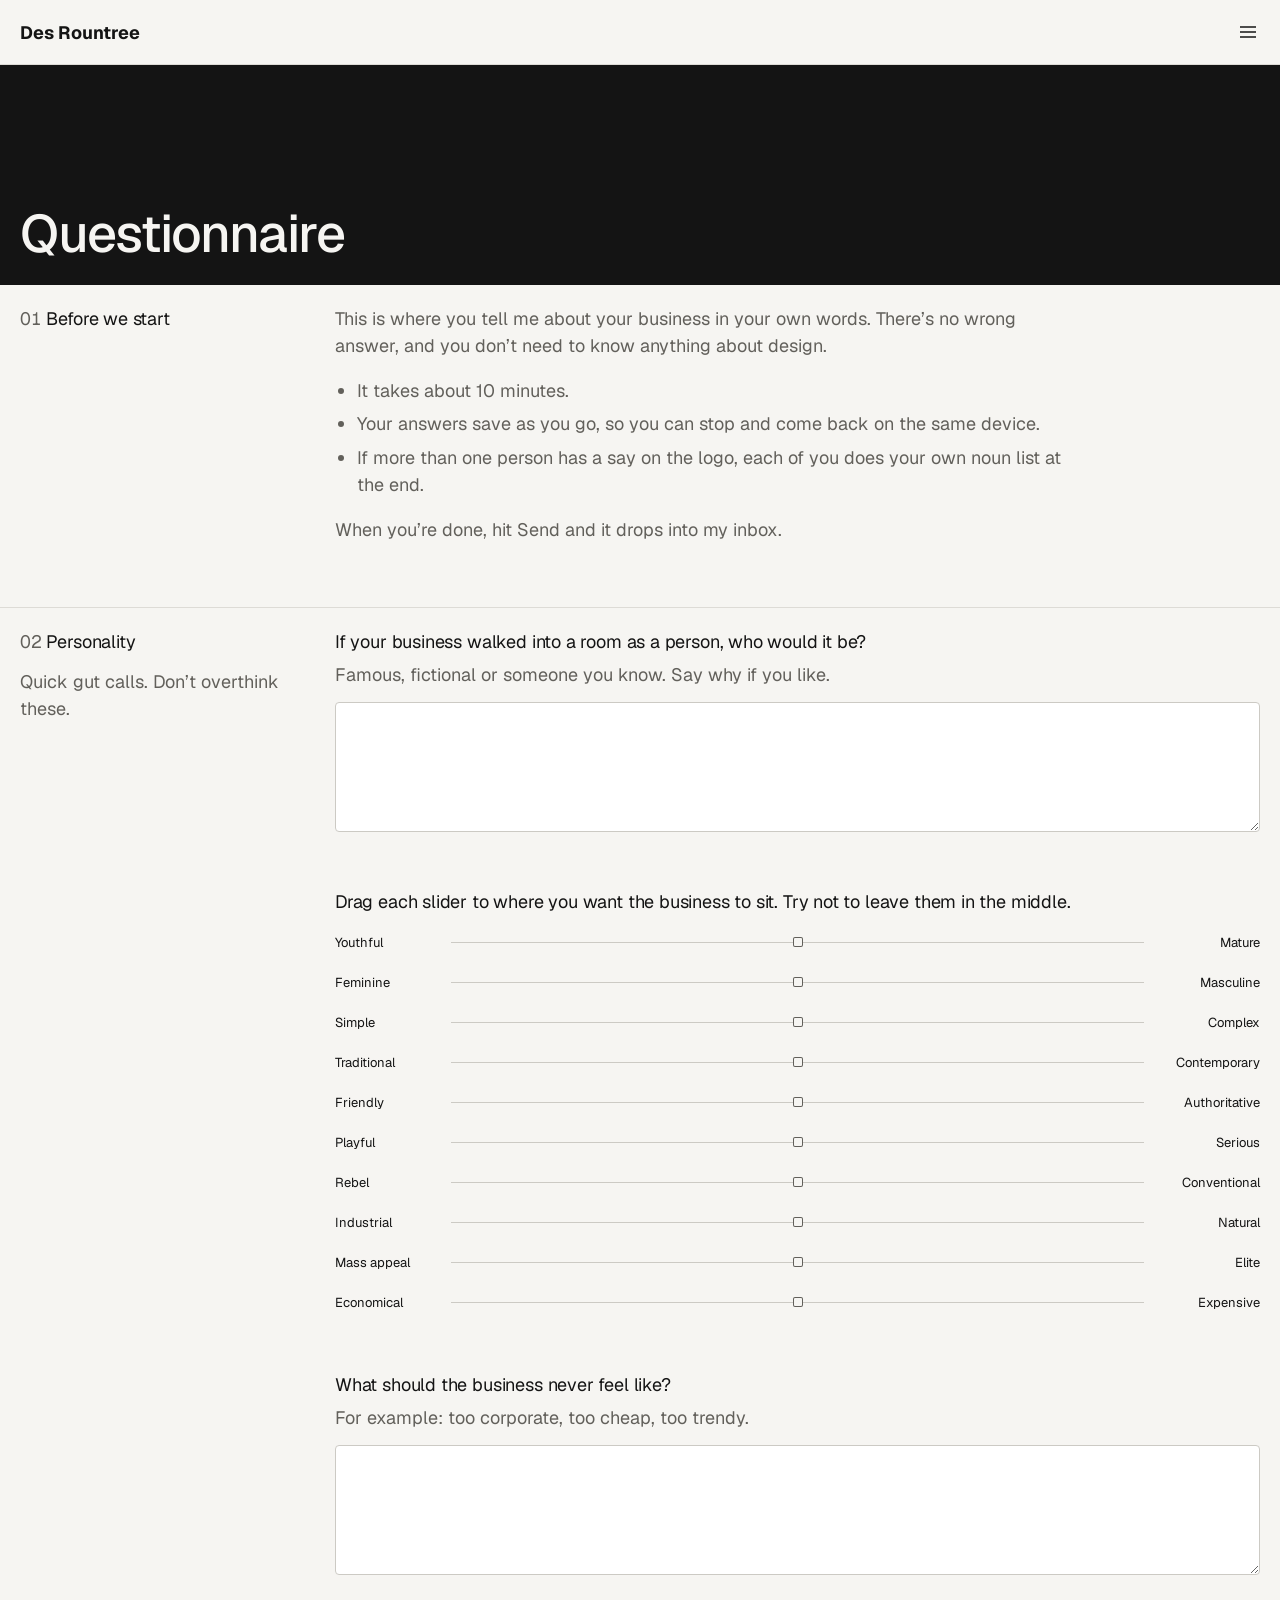
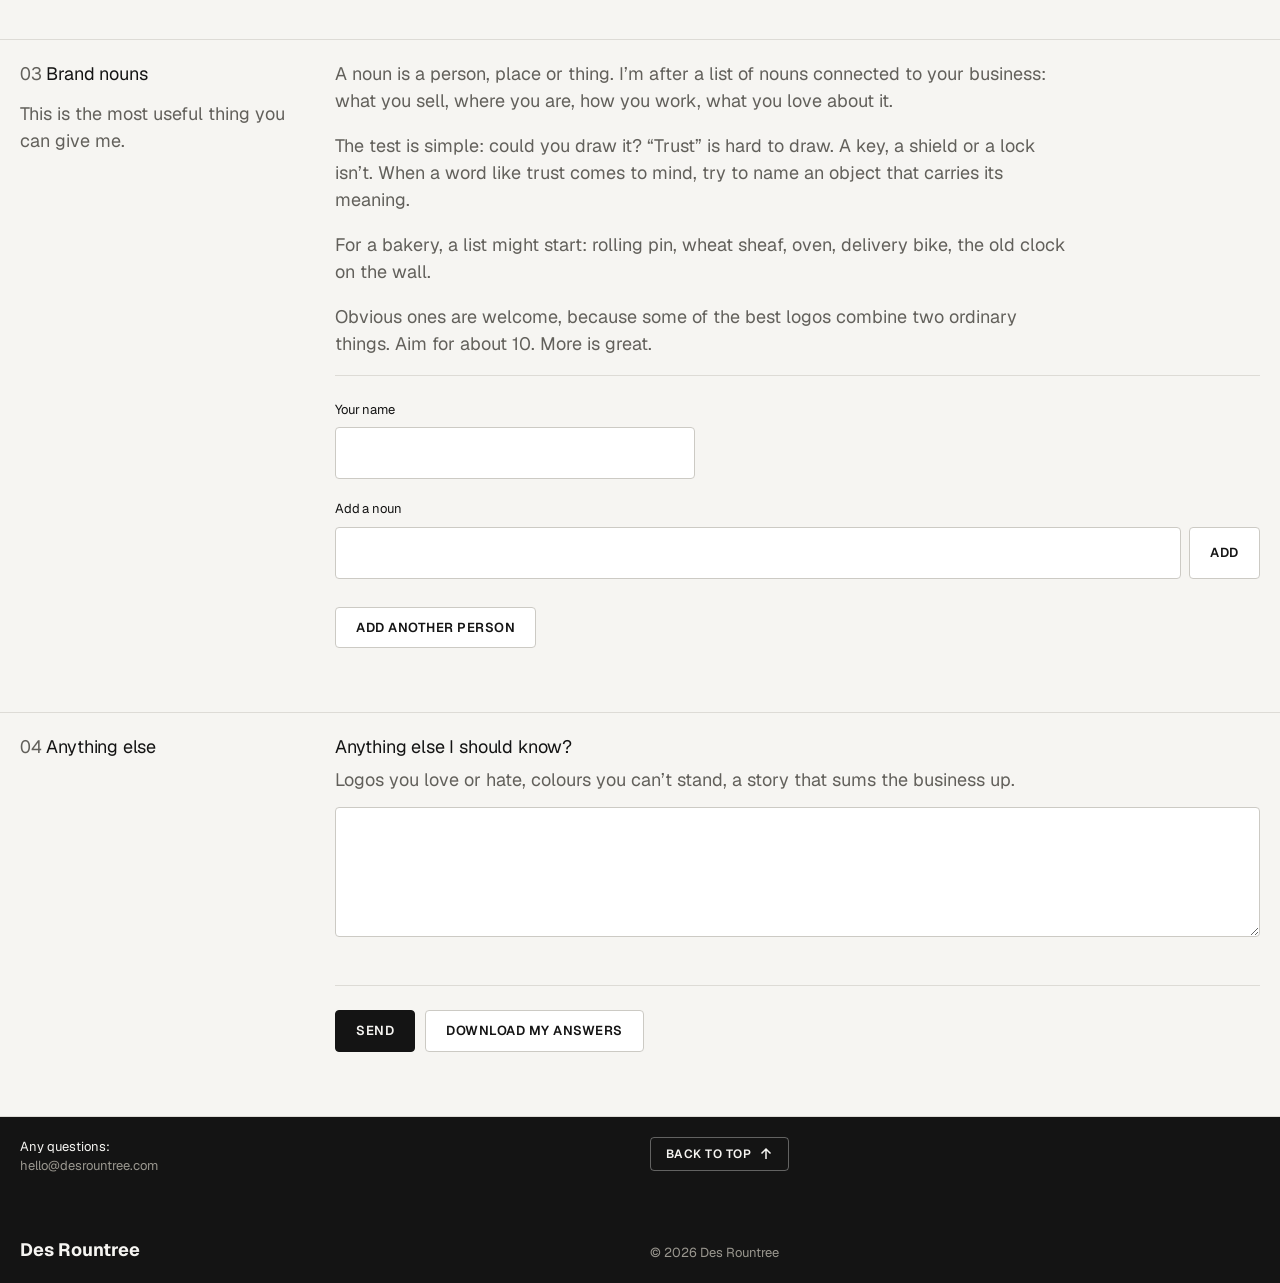
<file: homework.html>
<!doctype html>
<html lang="en-AU">
<head>
<meta charset="utf-8">
<meta name="viewport" content="width=device-width, initial-scale=1">
<title>Questionnaire | Des Rountree</title>
<meta name="robots" content="noindex, nofollow">
<link rel="stylesheet" href="css/tokens.css"><link rel="stylesheet" href="css/guidelines.css"><link rel="stylesheet" href="css/questionnaire.css">
</head>
<body class="q-page q-page--homework">
<aside class="sidebar" id="sidebar"><div class="topbar"><a class="sidebar__logo" href="#page-header"><span class="logo-text">Des Rountree</span></a><button class="menu-toggle" aria-expanded="false" aria-controls="sidebar-panel" aria-label="Menu"><svg class="icon-open" viewBox="0 0 22 22" fill="none" stroke="currentColor" stroke-width="1.6" aria-hidden="true"><path d="M3 6h16M3 11h16M3 16h16"/></svg><svg class="icon-close" viewBox="0 0 22 22" fill="none" stroke="currentColor" stroke-width="1.6" aria-hidden="true"><path d="M5 5l12 12M17 5L5 17"/></svg></button></div><div class="sidebar__panel" id="sidebar-panel"><div class="docmeta"><p class="docmeta__title">Questionnaire</p><p class="q-saved" aria-live="polite"></p></div><nav class="nav" aria-label="Chapters"><ul><li class="nav__item is-active is-expanded"><div class="nav__head"><a class="nav__row" href="#page-header" aria-current="page"><span class="nav__num">01</span><span class="nav__sep">/</span><span class="nav__label">Questionnaire</span></a><button class="nav__chev" aria-expanded="true" aria-label="Show chapters"><svg viewBox="0 0 12 12" fill="none" stroke="currentColor" stroke-width="1.5" aria-hidden="true"><path d="M2 4.5l4 4 4-4"/></svg></button></div><ul class="nav__sub"><li><a href="#before-we-start">Before we start</a></li><li><a href="#personality">Personality</a></li><li><a href="#brand-nouns">Brand nouns</a></li><li><a href="#anything-else">Anything else</a></li></ul></li></ul></nav></div></aside>
<main class="content" id="main">
<script>/* chapter-header.js: desktop, every page but the first. The coloured header ends exactly on the rule under the
   document details (Brand Guidelines, Last updated, Version), Des, 30 Sep 2026. That rule moves with the logo, the
   title lines and the type scale, so it is measured, not fixed. build.py, logofiles.py and questionnaire.py write this in just above
   the header, so it runs before the header is first painted. It sets --header-h on <main>, which the header reads.
   Without JavaScript, and on tablet and phone, the header keeps the value in tokens.css. The first page's header
   ends on the menu's rule instead (home-header.js). */
(function () {
  var main = document.getElementById('main');
  var sidebar = document.getElementById('sidebar');
  var meta = sidebar && sidebar.querySelector('.docmeta');
  if (!main || !meta || !window.matchMedia) return;
  var desktop = window.matchMedia('(min-width: 1400px)');
  function fit() {
    if (!desktop.matches) { main.style.removeProperty('--header-h'); return; }
    var rule = meta.getBoundingClientRect().bottom - sidebar.getBoundingClientRect().top + sidebar.scrollTop;
    var top = main.getBoundingClientRect().top + window.pageYOffset;   // the header is the first thing in <main>
    main.style.setProperty('--header-h', (rule - top) + 'px');
  }
  fit();
  if (desktop.addEventListener) desktop.addEventListener('change', fit); else if (desktop.addListener) desktop.addListener(fit);
  if (document.fonts && document.fonts.addEventListener) document.fonts.addEventListener('loadingdone', fit);
  if (document.fonts && document.fonts.ready) document.fonts.ready.then(fit);
  window.addEventListener('load', fit);
})();</script><header class="page-header" id="page-header"><div class="wrap"><h1>Questionnaire</h1></div></header>
<form class="qform" id="qform" novalidate autocomplete="off">
<section class="row q-chapter" id="before-we-start"><div class="wrap grid"><div class="row__text"><h2><span class="q-chapter__num">01</span> Before we start</h2></div><div class="row__block q-steps"><div class="q-step" data-step tabindex="-1"><p class="q-text">This is where you tell me about your business in your own words. There’s no wrong answer, and you don’t need to know anything about design.</p><ul class="q-bullets"><li>It takes about 10 minutes.</li><li>Your answers save as you go, so you can stop and come back on the same device.</li><li>If more than one person has a say on the logo, each of you does your own noun list at the end.</li></ul><p class="q-text">When you’re done, hit Send and it drops into my inbox.</p></div></div></div></section>
<section class="row q-chapter" id="personality"><div class="wrap grid"><div class="row__text"><h2><span class="q-chapter__num">02</span> Personality</h2><p class="q-intro">Quick gut calls. Don’t overthink these.</p></div><div class="row__block q-steps"><div class="q-step" data-step tabindex="-1"><div class="q-field"><label class="q-label" for="q-person">If your business walked into a room as a person, who would it be?</label><p class="q-hint" id="q-person-hint">Famous, fictional or someone you know. Say why if you like.</p><textarea id="q-person" name="person" rows="4" aria-describedby="q-person-hint"></textarea></div></div><div class="q-step" data-step tabindex="-1"><fieldset class="q-field"><legend class="q-label">Drag each slider to where you want the business to sit. Try not to leave them in the middle.</legend><div class="sliders q-sliders"><div class="slider q-slider is-untouched" style="--v: 50%"><span class="slider__label" id="q-sliders-0-l">Youthful</span><span class="slider__track q-range-wrap"><input class="q-range" type="range" min="0" max="100" step="1" value="50" name="sliders-0" data-left="Youthful" data-right="Mature" aria-labelledby="q-sliders-0-l q-sliders-0-r"><span class="slider__fill"></span><span class="slider__marker"></span><span class="q-range__pad" aria-hidden="true"></span></span><span class="slider__label slider__label--right" id="q-sliders-0-r">Mature</span></div><div class="slider q-slider is-untouched" style="--v: 50%"><span class="slider__label" id="q-sliders-1-l">Feminine</span><span class="slider__track q-range-wrap"><input class="q-range" type="range" min="0" max="100" step="1" value="50" name="sliders-1" data-left="Feminine" data-right="Masculine" aria-labelledby="q-sliders-1-l q-sliders-1-r"><span class="slider__fill"></span><span class="slider__marker"></span><span class="q-range__pad" aria-hidden="true"></span></span><span class="slider__label slider__label--right" id="q-sliders-1-r">Masculine</span></div><div class="slider q-slider is-untouched" style="--v: 50%"><span class="slider__label" id="q-sliders-2-l">Simple</span><span class="slider__track q-range-wrap"><input class="q-range" type="range" min="0" max="100" step="1" value="50" name="sliders-2" data-left="Simple" data-right="Complex" aria-labelledby="q-sliders-2-l q-sliders-2-r"><span class="slider__fill"></span><span class="slider__marker"></span><span class="q-range__pad" aria-hidden="true"></span></span><span class="slider__label slider__label--right" id="q-sliders-2-r">Complex</span></div><div class="slider q-slider is-untouched" style="--v: 50%"><span class="slider__label" id="q-sliders-3-l">Traditional</span><span class="slider__track q-range-wrap"><input class="q-range" type="range" min="0" max="100" step="1" value="50" name="sliders-3" data-left="Traditional" data-right="Contemporary" aria-labelledby="q-sliders-3-l q-sliders-3-r"><span class="slider__fill"></span><span class="slider__marker"></span><span class="q-range__pad" aria-hidden="true"></span></span><span class="slider__label slider__label--right" id="q-sliders-3-r">Contemporary</span></div><div class="slider q-slider is-untouched" style="--v: 50%"><span class="slider__label" id="q-sliders-4-l">Friendly</span><span class="slider__track q-range-wrap"><input class="q-range" type="range" min="0" max="100" step="1" value="50" name="sliders-4" data-left="Friendly" data-right="Authoritative" aria-labelledby="q-sliders-4-l q-sliders-4-r"><span class="slider__fill"></span><span class="slider__marker"></span><span class="q-range__pad" aria-hidden="true"></span></span><span class="slider__label slider__label--right" id="q-sliders-4-r">Authoritative</span></div><div class="slider q-slider is-untouched" style="--v: 50%"><span class="slider__label" id="q-sliders-5-l">Playful</span><span class="slider__track q-range-wrap"><input class="q-range" type="range" min="0" max="100" step="1" value="50" name="sliders-5" data-left="Playful" data-right="Serious" aria-labelledby="q-sliders-5-l q-sliders-5-r"><span class="slider__fill"></span><span class="slider__marker"></span><span class="q-range__pad" aria-hidden="true"></span></span><span class="slider__label slider__label--right" id="q-sliders-5-r">Serious</span></div><div class="slider q-slider is-untouched" style="--v: 50%"><span class="slider__label" id="q-sliders-6-l">Rebel</span><span class="slider__track q-range-wrap"><input class="q-range" type="range" min="0" max="100" step="1" value="50" name="sliders-6" data-left="Rebel" data-right="Conventional" aria-labelledby="q-sliders-6-l q-sliders-6-r"><span class="slider__fill"></span><span class="slider__marker"></span><span class="q-range__pad" aria-hidden="true"></span></span><span class="slider__label slider__label--right" id="q-sliders-6-r">Conventional</span></div><div class="slider q-slider is-untouched" style="--v: 50%"><span class="slider__label" id="q-sliders-7-l">Industrial</span><span class="slider__track q-range-wrap"><input class="q-range" type="range" min="0" max="100" step="1" value="50" name="sliders-7" data-left="Industrial" data-right="Natural" aria-labelledby="q-sliders-7-l q-sliders-7-r"><span class="slider__fill"></span><span class="slider__marker"></span><span class="q-range__pad" aria-hidden="true"></span></span><span class="slider__label slider__label--right" id="q-sliders-7-r">Natural</span></div><div class="slider q-slider is-untouched" style="--v: 50%"><span class="slider__label" id="q-sliders-8-l">Mass appeal</span><span class="slider__track q-range-wrap"><input class="q-range" type="range" min="0" max="100" step="1" value="50" name="sliders-8" data-left="Mass appeal" data-right="Elite" aria-labelledby="q-sliders-8-l q-sliders-8-r"><span class="slider__fill"></span><span class="slider__marker"></span><span class="q-range__pad" aria-hidden="true"></span></span><span class="slider__label slider__label--right" id="q-sliders-8-r">Elite</span></div><div class="slider q-slider is-untouched" style="--v: 50%"><span class="slider__label" id="q-sliders-9-l">Economical</span><span class="slider__track q-range-wrap"><input class="q-range" type="range" min="0" max="100" step="1" value="50" name="sliders-9" data-left="Economical" data-right="Expensive" aria-labelledby="q-sliders-9-l q-sliders-9-r"><span class="slider__fill"></span><span class="slider__marker"></span><span class="q-range__pad" aria-hidden="true"></span></span><span class="slider__label slider__label--right" id="q-sliders-9-r">Expensive</span></div></div></fieldset></div><div class="q-step" data-step tabindex="-1"><div class="q-field"><label class="q-label" for="q-never">What should the business never feel like?</label><p class="q-hint" id="q-never-hint">For example: too corporate, too cheap, too trendy.</p><textarea id="q-never" name="never" rows="4" aria-describedby="q-never-hint"></textarea></div></div></div></div></section>
<section class="row q-chapter" id="brand-nouns"><div class="wrap grid"><div class="row__text"><h2><span class="q-chapter__num">03</span> Brand nouns</h2><p class="q-intro">This is the most useful thing you can give me.</p></div><div class="row__block q-steps"><div class="q-step" data-step tabindex="-1"><p class="q-text">A noun is a person, place or thing. I’m after a list of nouns connected to your business: what you sell, where you are, how you work, what you love about it.</p><p class="q-text">The test is simple: could you draw it? “Trust” is hard to draw. A key, a shield or a lock isn’t. When a word like trust comes to mind, try to name an object that carries its meaning.</p><p class="q-text">For a bakery, a list might start: rolling pin, wheat sheaf, oven, delivery bike, the old clock on the wall.</p><p class="q-text">Obvious ones are welcome, because some of the best logos combine two ordinary things. Aim for about 10. More is great.</p><div class="q-field q-nouns" data-nouns="nouns"><div class="q-person" data-person><label class="q-label q-label--small q-person__label" for="q-nouns-name-1">Your name</label><input type="text" class="q-person__name" id="q-nouns-name-1" autocomplete="name" enterkeyhint="next"><ul class="q-nounlist" aria-label="Brand nouns"></ul><p class="q-count" aria-live="polite"></p><p class="q-nudge" role="status" hidden></p><label class="q-label q-label--small" for="q-nouns-add-1">Add a noun</label><div class="q-add"><input type="text" class="q-add__input" id="q-nouns-add-1" enterkeyhint="enter" autocomplete="off" autocapitalize="none"><button type="button" class="btn q-add__btn">Add</button></div></div><button type="button" class="btn q-another">Add another person</button></div></div></div></div></section>
<section class="row q-chapter" id="anything-else"><div class="wrap grid"><div class="row__text"><h2><span class="q-chapter__num">04</span> Anything else</h2></div><div class="row__block q-steps"><div class="q-step" data-step tabindex="-1"><div class="q-field"><label class="q-label" for="q-anything-else">Anything else I should know?</label><p class="q-hint" id="q-anything-else-hint">Logos you love or hate, colours you can’t stand, a story that sums the business up.</p><textarea id="q-anything-else" name="anything-else" rows="4" aria-describedby="q-anything-else-hint"></textarea></div><div class="q-send"><div class="q-send__buttons"><button type="button" class="btn btn--solid" data-send>Send</button><button type="button" class="btn" data-download>Download my answers</button></div><p class="q-status" role="status" aria-live="polite"></p><p class="q-contact">Any questions: <a href="mailto:hello@desrountree.com">hello@desrountree.com</a></p></div></div></div></div></section>
</form>
<section class="row q-thanks" id="q-thanks" hidden><div class="wrap grid"><div class="row__block q-steps"><p class="q-thanks__text">Thanks, that’s with me now. I’ll be in touch.</p></div></div></section>
<nav class="q-stepper" aria-label="Questions"><button type="button" class="btn" data-back><svg viewBox="0 0 18 18" fill="none" stroke="currentColor" stroke-width="1.5" aria-hidden="true"><path d="M3 9h12M10 4l5 5-5 5"/></svg>Back</button><span class="q-stepper__mid"><span class="q-stepper__count" aria-live="polite"></span><span class="q-saved"></span></span><button type="button" class="btn btn--solid" data-next>Next<svg viewBox="0 0 18 18" fill="none" stroke="currentColor" stroke-width="1.5" aria-hidden="true"><path d="M3 9h12M10 4l5 5-5 5"/></svg></button></nav>
<footer class="footer"><div class="wrap"><div class="footer__row"><div class="footer__contact"><div><h3>Any questions:</h3><a href="mailto:hello@desrountree.com">hello@desrountree.com</a></div></div><a class="btn btn--dark footer__back" href="#page-header">Back to top<svg viewBox="0 0 14 14" fill="none" stroke="currentColor" stroke-width="1.5" aria-hidden="true"><path d="M7 12V2M2.5 6.5L7 2l4.5 4.5"/></svg></a></div><div class="footer__row"><div class="footer__logo"><span class="logo-text">Des Rountree</span></div><p class="footer__rights">© 2026 Des Rountree</p></div></div></footer>
</main>
<script type="application/json" id="q-data">{"mode": "homework", "heading": "Questionnaire answers", "file": "questionnaire-answers", "subject": "Questionnaire answers", "send": {"endpoint": "https://api.web3forms.com/submit", "fields": {"access_key": "7a943095-b87e-4034-aff5-a82986df2233", "from_name": "Questionnaire"}, "subject_field": "subject"}, "nudge_words": ["trust", "quality", "value", "heritage", "luxury", "honest", "premium", "classic", "modern"], "strings": {"send": "Send", "download": "Download my answers", "meeting_download": "Download answers", "sending": "Sending...", "thanks": "Thanks, that’s with me now. I’ll be in touch.", "failed": "That didn’t go through. Download your answers and email them to hello@desrountree.com instead.", "sent_before": "Sent. Change anything and send it again if you like.", "downloaded": "Downloaded as {file}.", "saved": "Saved", "next": "Next", "back": "Back", "step": "{n} of {total}", "your_name": "Your name", "extra_name": "Name", "add_noun": "Add a noun", "add": "Add", "another": "Add another person", "remove_person": "Remove this person", "remove_confirm": "Remove {name} and their list?", "duplicate": "“{word}” is already on the list.", "remove_noun": "Remove {noun}", "count_one": "1 noun", "count": "{n} nouns", "nudge": "“{word}” is hard to draw. Keep it, and add an object that says it to you.", "no_answer": "(no answer)", "not_set": "not set", "slider_key": "0 is the left word, 100 the right word"}, "cross": "<svg viewBox=\"0 0 12 12\" fill=\"none\" stroke=\"currentColor\" stroke-width=\"1.5\" aria-hidden=\"true\"><path d=\"M3 3l6 6M9 3L3 9\"/><\/svg>", "chapters": [{"n": 1, "title": "Before we start", "questions": []}, {"n": 2, "title": "Personality", "questions": [{"id": "person", "type": "long", "label": "If your business walked into a room as a person, who would it be?", "options": [], "other": "", "pairs": []}, {"id": "sliders", "type": "sliders", "label": "Drag each slider to where you want the business to sit. Try not to leave them in the middle.", "options": [], "other": "", "pairs": [["Youthful", "Mature"], ["Feminine", "Masculine"], ["Simple", "Complex"], ["Traditional", "Contemporary"], ["Friendly", "Authoritative"], ["Playful", "Serious"], ["Rebel", "Conventional"], ["Industrial", "Natural"], ["Mass appeal", "Elite"], ["Economical", "Expensive"]]}, {"id": "never", "type": "long", "label": "What should the business never feel like?", "options": [], "other": "", "pairs": []}]}, {"n": 3, "title": "Brand nouns", "questions": [{"id": "nouns", "type": "nouns", "label": "Brand nouns", "options": [], "other": "", "pairs": []}]}, {"n": 4, "title": "Anything else", "questions": [{"id": "anything-else", "type": "long", "label": "Anything else I should know?", "options": [], "other": "", "pairs": []}]}]}</script>
<script src="js/nav.js"></script>
<script src="js/questionnaire.js"></script>
</body>
</html>
</file>
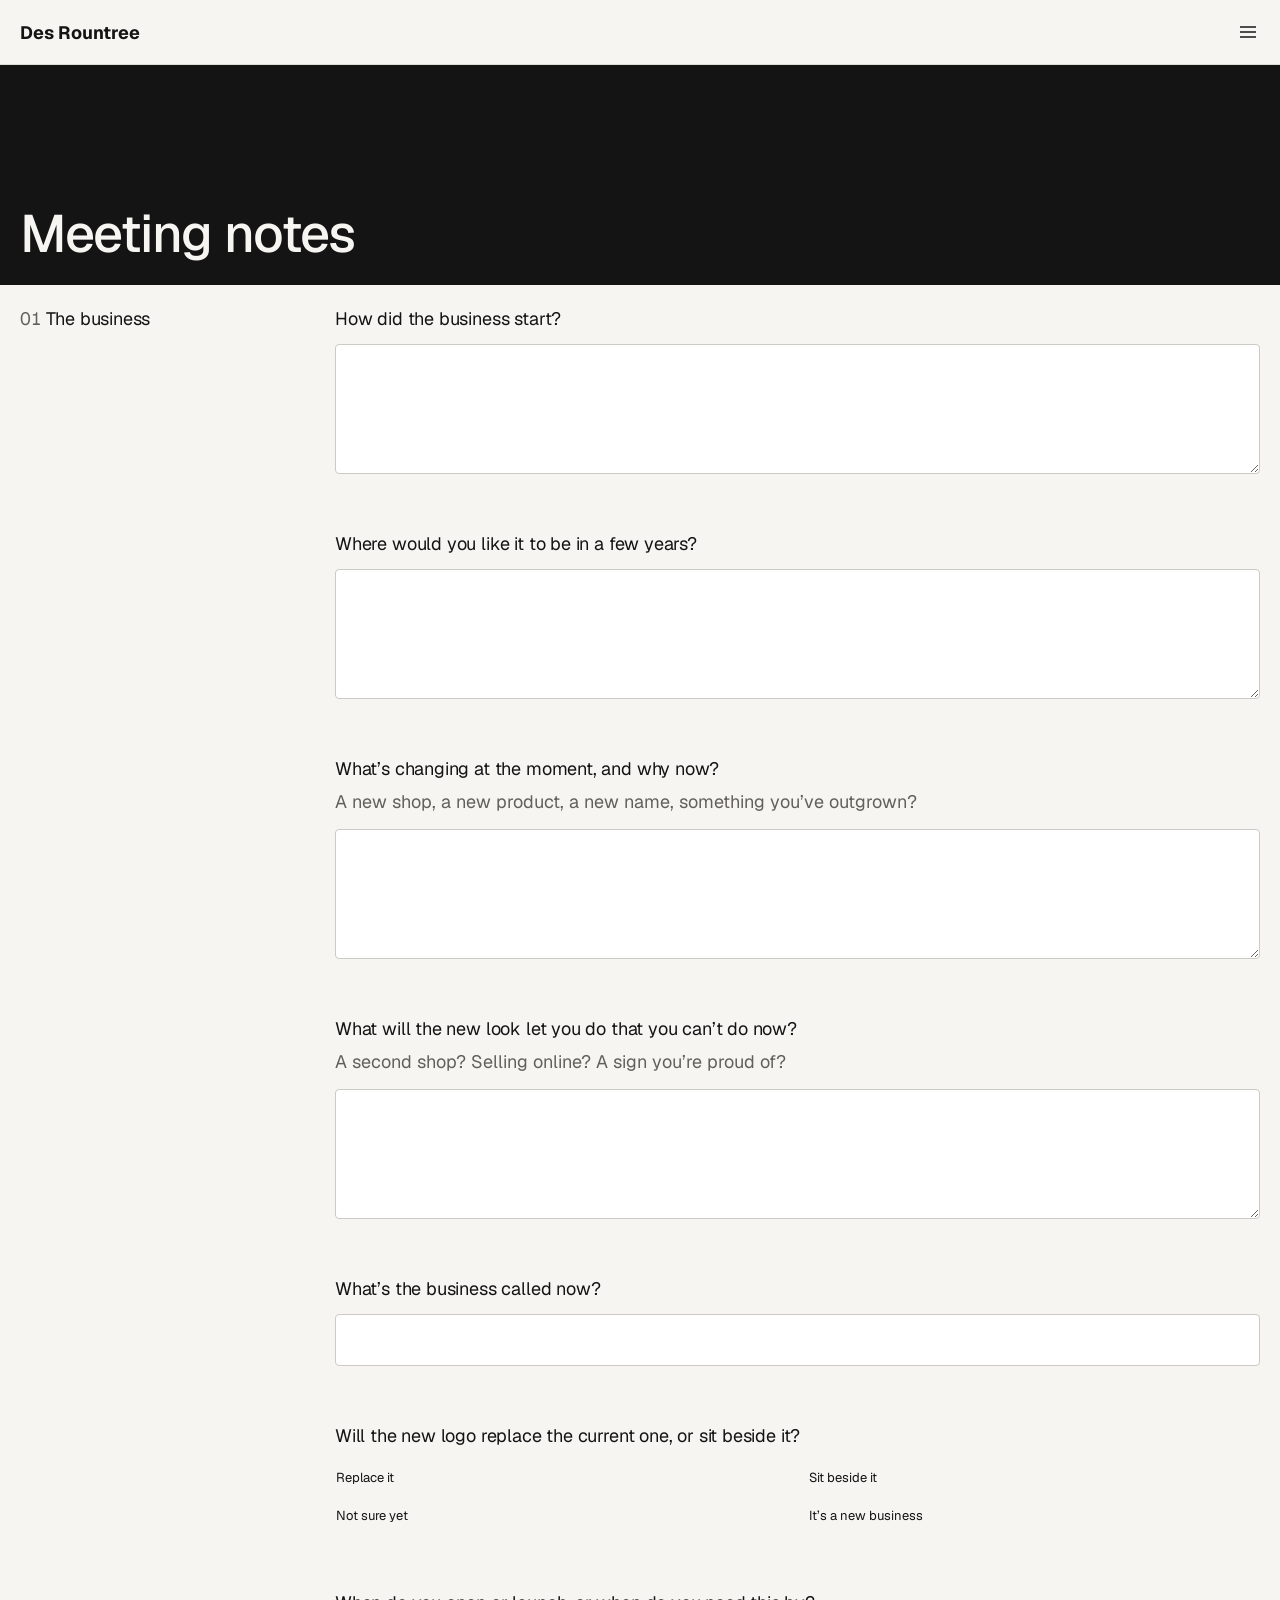
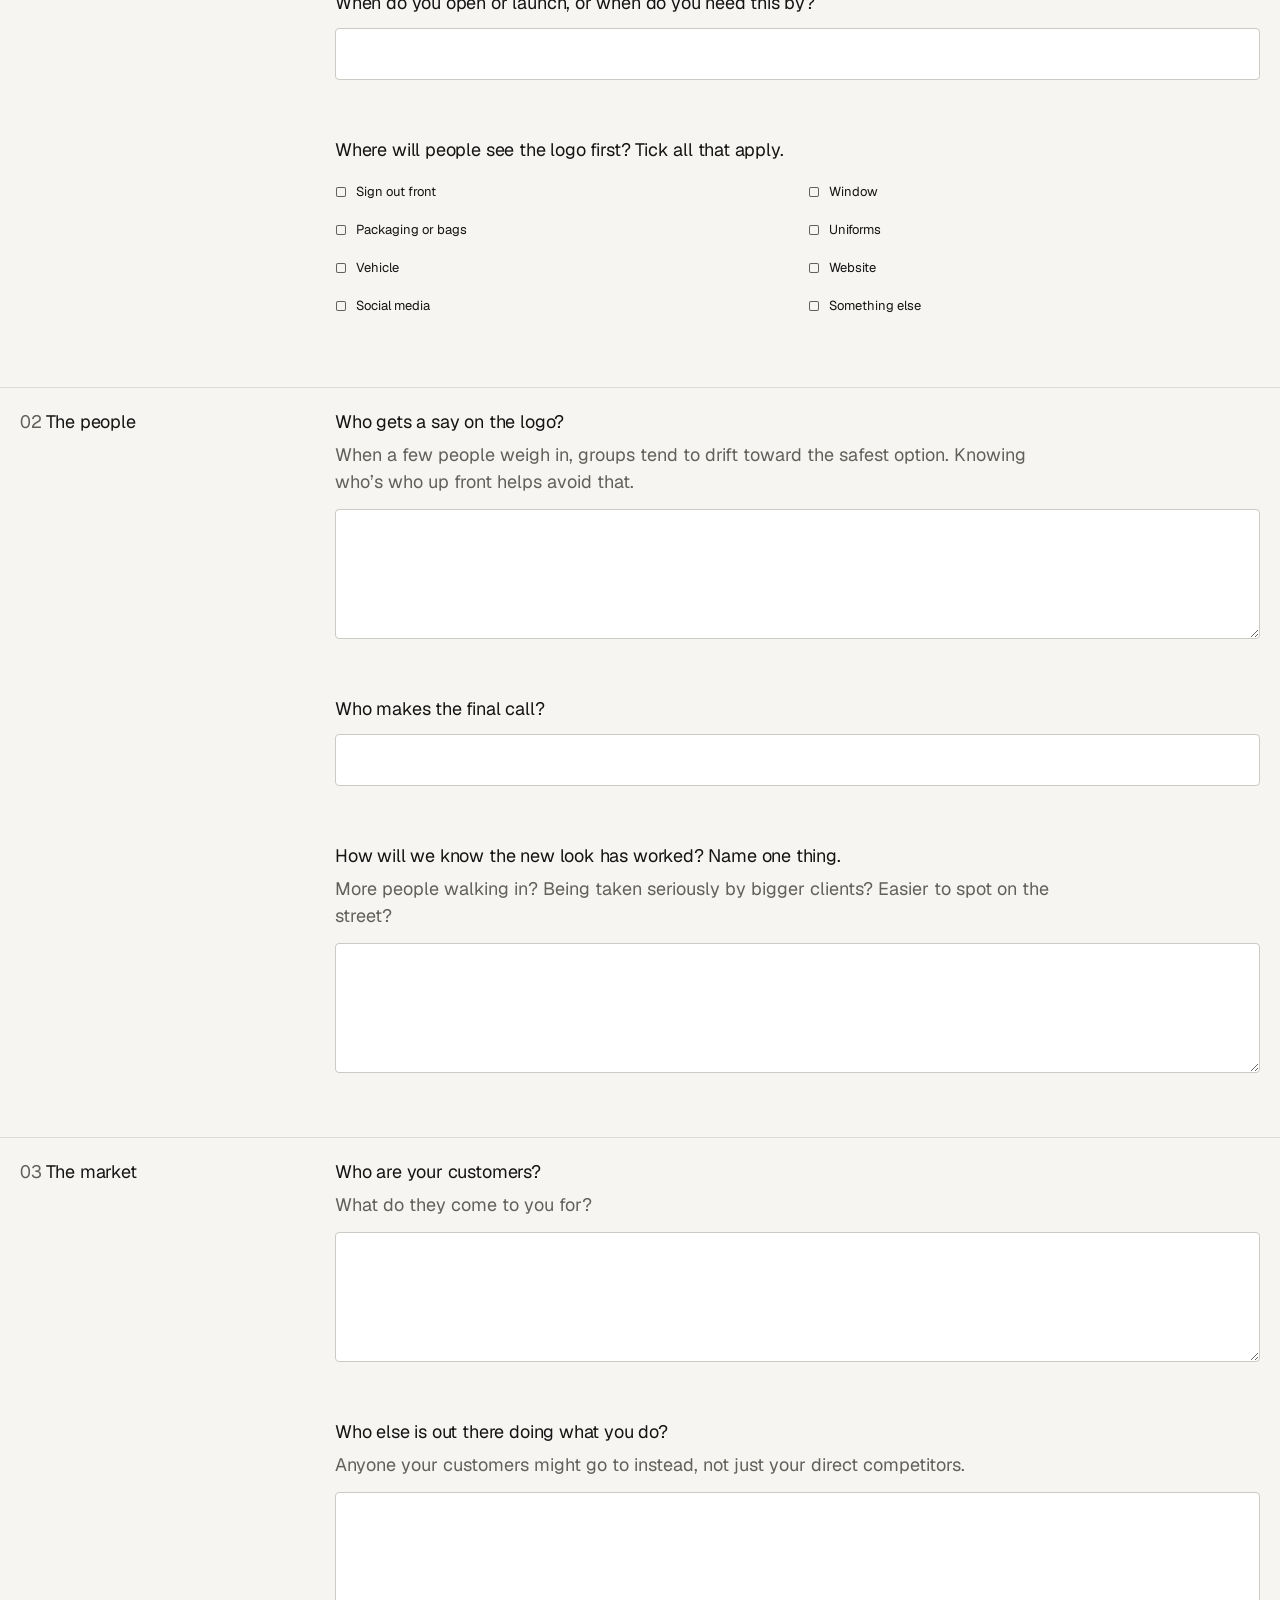
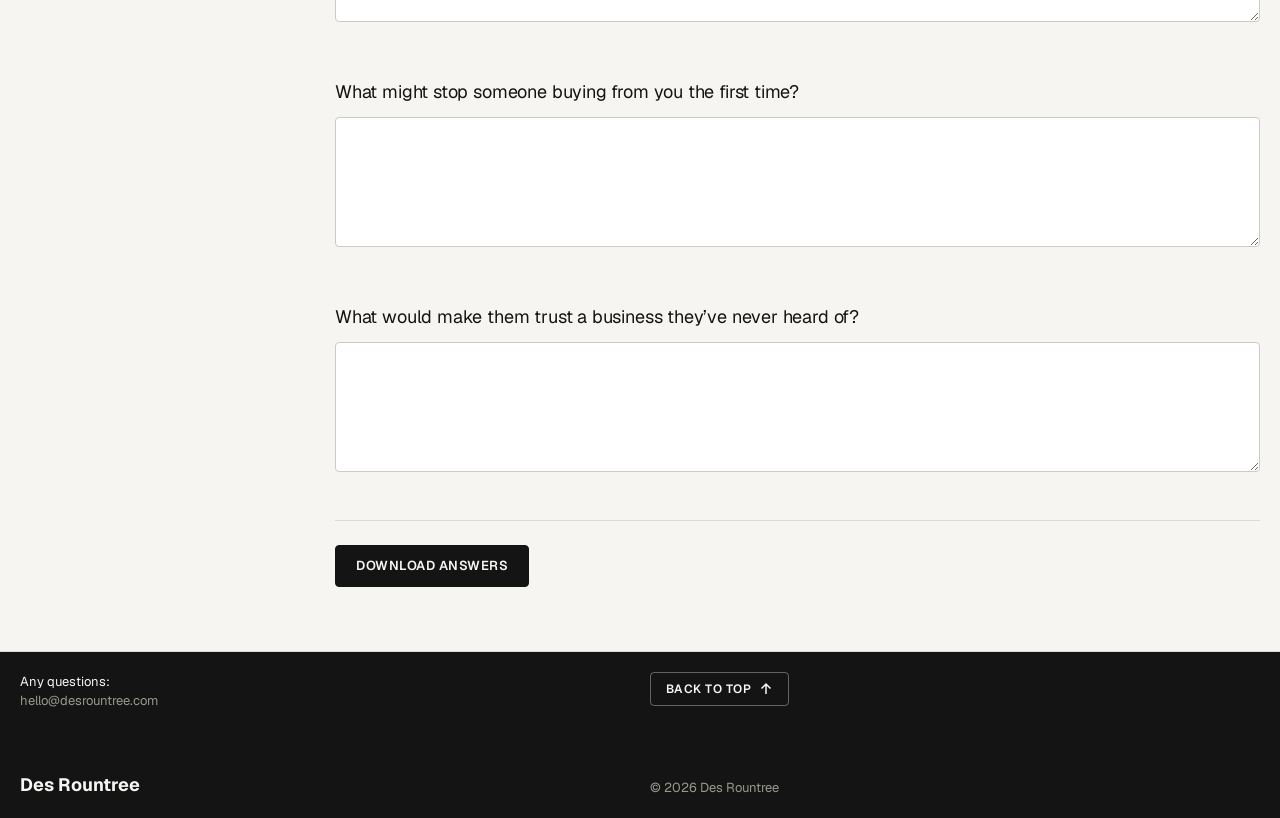
<file: meeting.html>
<!doctype html>
<html lang="en-AU">
<head>
<meta charset="utf-8">
<meta name="viewport" content="width=device-width, initial-scale=1">
<title>Meeting notes | Des Rountree</title>
<meta name="robots" content="noindex, nofollow">
<link rel="stylesheet" href="css/tokens.css"><link rel="stylesheet" href="css/guidelines.css"><link rel="stylesheet" href="css/questionnaire.css">
</head>
<body class="q-page q-page--meeting">
<aside class="sidebar" id="sidebar"><div class="topbar"><a class="sidebar__logo" href="#page-header"><span class="logo-text">Des Rountree</span></a><button class="menu-toggle" aria-expanded="false" aria-controls="sidebar-panel" aria-label="Menu"><svg class="icon-open" viewBox="0 0 22 22" fill="none" stroke="currentColor" stroke-width="1.6" aria-hidden="true"><path d="M3 6h16M3 11h16M3 16h16"/></svg><svg class="icon-close" viewBox="0 0 22 22" fill="none" stroke="currentColor" stroke-width="1.6" aria-hidden="true"><path d="M5 5l12 12M17 5L5 17"/></svg></button></div><div class="sidebar__panel" id="sidebar-panel"><div class="docmeta"><p class="docmeta__title">Meeting notes</p><p class="q-saved" aria-live="polite"></p></div><nav class="nav" aria-label="Chapters"><ul><li class="nav__item is-active is-expanded"><div class="nav__head"><a class="nav__row" href="#page-header" aria-current="page"><span class="nav__num">01</span><span class="nav__sep">/</span><span class="nav__label">Meeting notes</span></a><button class="nav__chev" aria-expanded="true" aria-label="Show chapters"><svg viewBox="0 0 12 12" fill="none" stroke="currentColor" stroke-width="1.5" aria-hidden="true"><path d="M2 4.5l4 4 4-4"/></svg></button></div><ul class="nav__sub"><li><a href="#the-business">The business</a></li><li><a href="#the-people">The people</a></li><li><a href="#the-market">The market</a></li></ul></li></ul></nav></div></aside>
<main class="content" id="main">
<script>/* chapter-header.js: desktop, every page but the first. The coloured header ends exactly on the rule under the
   document details (Brand Guidelines, Last updated, Version), Des, 30 Sep 2026. That rule moves with the logo, the
   title lines and the type scale, so it is measured, not fixed. build.py, logofiles.py and questionnaire.py write this in just above
   the header, so it runs before the header is first painted. It sets --header-h on <main>, which the header reads.
   Without JavaScript, and on tablet and phone, the header keeps the value in tokens.css. The first page's header
   ends on the menu's rule instead (home-header.js). */
(function () {
  var main = document.getElementById('main');
  var sidebar = document.getElementById('sidebar');
  var meta = sidebar && sidebar.querySelector('.docmeta');
  if (!main || !meta || !window.matchMedia) return;
  var desktop = window.matchMedia('(min-width: 1400px)');
  function fit() {
    if (!desktop.matches) { main.style.removeProperty('--header-h'); return; }
    var rule = meta.getBoundingClientRect().bottom - sidebar.getBoundingClientRect().top + sidebar.scrollTop;
    var top = main.getBoundingClientRect().top + window.pageYOffset;   // the header is the first thing in <main>
    main.style.setProperty('--header-h', (rule - top) + 'px');
  }
  fit();
  if (desktop.addEventListener) desktop.addEventListener('change', fit); else if (desktop.addListener) desktop.addListener(fit);
  if (document.fonts && document.fonts.addEventListener) document.fonts.addEventListener('loadingdone', fit);
  if (document.fonts && document.fonts.ready) document.fonts.ready.then(fit);
  window.addEventListener('load', fit);
})();</script><header class="page-header" id="page-header"><div class="wrap"><h1>Meeting notes</h1></div></header>
<form class="qform" id="qform" novalidate autocomplete="off">
<section class="row q-chapter" id="the-business"><div class="wrap grid"><div class="row__text"><h2><span class="q-chapter__num">01</span> The business</h2></div><div class="row__block q-steps"><div class="q-step" data-step tabindex="-1"><div class="q-field"><label class="q-label" for="q-start">How did the business start?</label><textarea id="q-start" name="start" rows="4"></textarea></div></div><div class="q-step" data-step tabindex="-1"><div class="q-field"><label class="q-label" for="q-future">Where would you like it to be in a few years?</label><textarea id="q-future" name="future" rows="4"></textarea></div></div><div class="q-step" data-step tabindex="-1"><div class="q-field"><label class="q-label" for="q-changing">What’s changing at the moment, and why now?</label><p class="q-hint" id="q-changing-hint">A new shop, a new product, a new name, something you’ve outgrown?</p><textarea id="q-changing" name="changing" rows="4" aria-describedby="q-changing-hint"></textarea></div></div><div class="q-step" data-step tabindex="-1"><div class="q-field"><label class="q-label" for="q-new-look">What will the new look let you do that you can’t do now?</label><p class="q-hint" id="q-new-look-hint">A second shop? Selling online? A sign you’re proud of?</p><textarea id="q-new-look" name="new-look" rows="4" aria-describedby="q-new-look-hint"></textarea></div></div><div class="q-step" data-step tabindex="-1"><div class="q-field"><label class="q-label" for="q-name">What’s the business called now?</label><input type="text" id="q-name" name="name" enterkeyhint="next"></div></div><div class="q-step" data-step tabindex="-1"><fieldset class="q-field"><legend class="q-label">Will the new logo replace the current one, or sit beside it?</legend><div class="q-chips q-chips--chips"><label class="q-chip"><input type="radio" name="replace" value="Replace it"><span>Replace it</span></label><label class="q-chip"><input type="radio" name="replace" value="Sit beside it"><span>Sit beside it</span></label><label class="q-chip"><input type="radio" name="replace" value="Not sure yet"><span>Not sure yet</span></label><label class="q-chip"><input type="radio" name="replace" value="It’s a new business"><span>It’s a new business</span></label></div></fieldset></div><div class="q-step" data-step tabindex="-1"><div class="q-field"><label class="q-label" for="q-when">When do you open or launch, or when do you need this by?</label><input type="text" id="q-when" name="when" enterkeyhint="next"></div></div><div class="q-step" data-step tabindex="-1"><fieldset class="q-field"><legend class="q-label">Where will people see the logo first? Tick all that apply.</legend><div class="q-chips q-chips--ticks"><label class="q-chip"><input type="checkbox" name="where" value="Sign out front"><span>Sign out front</span></label><label class="q-chip"><input type="checkbox" name="where" value="Window"><span>Window</span></label><label class="q-chip"><input type="checkbox" name="where" value="Packaging or bags"><span>Packaging or bags</span></label><label class="q-chip"><input type="checkbox" name="where" value="Uniforms"><span>Uniforms</span></label><label class="q-chip"><input type="checkbox" name="where" value="Vehicle"><span>Vehicle</span></label><label class="q-chip"><input type="checkbox" name="where" value="Website"><span>Website</span></label><label class="q-chip"><input type="checkbox" name="where" value="Social media"><span>Social media</span></label><label class="q-chip"><input type="checkbox" name="where" value="Something else" data-other="q-where-other"><span>Something else</span></label></div><textarea class="q-other" id="q-where-other" name="where-other" rows="1" aria-label="Something else" hidden></textarea></fieldset></div></div></div></section>
<section class="row q-chapter" id="the-people"><div class="wrap grid"><div class="row__text"><h2><span class="q-chapter__num">02</span> The people</h2></div><div class="row__block q-steps"><div class="q-step" data-step tabindex="-1"><div class="q-field"><label class="q-label" for="q-say">Who gets a say on the logo?</label><p class="q-hint" id="q-say-hint">When a few people weigh in, groups tend to drift toward the safest option. Knowing who’s who up front helps avoid that.</p><textarea id="q-say" name="say" rows="4" aria-describedby="q-say-hint"></textarea></div></div><div class="q-step" data-step tabindex="-1"><div class="q-field"><label class="q-label" for="q-final-call">Who makes the final call?</label><input type="text" id="q-final-call" name="final-call" enterkeyhint="next"></div></div><div class="q-step" data-step tabindex="-1"><div class="q-field"><label class="q-label" for="q-worked">How will we know the new look has worked? Name one thing.</label><p class="q-hint" id="q-worked-hint">More people walking in? Being taken seriously by bigger clients? Easier to spot on the street?</p><textarea id="q-worked" name="worked" rows="4" aria-describedby="q-worked-hint"></textarea></div></div></div></div></section>
<section class="row q-chapter" id="the-market"><div class="wrap grid"><div class="row__text"><h2><span class="q-chapter__num">03</span> The market</h2></div><div class="row__block q-steps"><div class="q-step" data-step tabindex="-1"><div class="q-field"><label class="q-label" for="q-customers">Who are your customers?</label><p class="q-hint" id="q-customers-hint">What do they come to you for?</p><textarea id="q-customers" name="customers" rows="4" aria-describedby="q-customers-hint"></textarea></div></div><div class="q-step" data-step tabindex="-1"><div class="q-field"><label class="q-label" for="q-others">Who else is out there doing what you do?</label><p class="q-hint" id="q-others-hint">Anyone your customers might go to instead, not just your direct competitors.</p><textarea id="q-others" name="others" rows="4" aria-describedby="q-others-hint"></textarea></div></div><div class="q-step" data-step tabindex="-1"><div class="q-field"><label class="q-label" for="q-stop">What might stop someone buying from you the first time?</label><textarea id="q-stop" name="stop" rows="4"></textarea></div></div><div class="q-step" data-step tabindex="-1"><div class="q-field"><label class="q-label" for="q-trust">What would make them trust a business they’ve never heard of?</label><textarea id="q-trust" name="trust" rows="4"></textarea></div><div class="q-send"><div class="q-send__buttons"><button type="button" class="btn btn--solid" data-download>Download answers</button></div><p class="q-status" role="status" aria-live="polite"></p></div></div></div></div></section>
</form>
<section class="row q-thanks" id="q-thanks" hidden><div class="wrap grid"><div class="row__block q-steps"><p class="q-thanks__text">Thanks, that’s with me now. I’ll be in touch.</p></div></div></section>
<nav class="q-stepper" aria-label="Questions"><button type="button" class="btn" data-back><svg viewBox="0 0 18 18" fill="none" stroke="currentColor" stroke-width="1.5" aria-hidden="true"><path d="M3 9h12M10 4l5 5-5 5"/></svg>Back</button><span class="q-stepper__mid"><span class="q-stepper__count" aria-live="polite"></span><span class="q-saved"></span></span><button type="button" class="btn btn--solid" data-next>Next<svg viewBox="0 0 18 18" fill="none" stroke="currentColor" stroke-width="1.5" aria-hidden="true"><path d="M3 9h12M10 4l5 5-5 5"/></svg></button></nav>
<footer class="footer"><div class="wrap"><div class="footer__row"><div class="footer__contact"><div><h3>Any questions:</h3><a href="mailto:hello@desrountree.com">hello@desrountree.com</a></div></div><a class="btn btn--dark footer__back" href="#page-header">Back to top<svg viewBox="0 0 14 14" fill="none" stroke="currentColor" stroke-width="1.5" aria-hidden="true"><path d="M7 12V2M2.5 6.5L7 2l4.5 4.5"/></svg></a></div><div class="footer__row"><div class="footer__logo"><span class="logo-text">Des Rountree</span></div><p class="footer__rights">© 2026 Des Rountree</p></div></div></footer>
</main>
<script type="application/json" id="q-data">{"mode": "meeting", "heading": "Meeting notes", "file": "meeting-notes", "subject": "Questionnaire answers", "send": null, "nudge_words": ["trust", "quality", "value", "heritage", "luxury", "honest", "premium", "classic", "modern"], "strings": {"send": "Send", "download": "Download my answers", "meeting_download": "Download answers", "sending": "Sending...", "thanks": "Thanks, that’s with me now. I’ll be in touch.", "failed": "That didn’t go through. Download your answers and email them to hello@desrountree.com instead.", "sent_before": "Sent. Change anything and send it again if you like.", "downloaded": "Downloaded as {file}.", "saved": "Saved", "next": "Next", "back": "Back", "step": "{n} of {total}", "your_name": "Your name", "extra_name": "Name", "add_noun": "Add a noun", "add": "Add", "another": "Add another person", "remove_person": "Remove this person", "remove_confirm": "Remove {name} and their list?", "duplicate": "“{word}” is already on the list.", "remove_noun": "Remove {noun}", "count_one": "1 noun", "count": "{n} nouns", "nudge": "“{word}” is hard to draw. Keep it, and add an object that says it to you.", "no_answer": "(no answer)", "not_set": "not set", "slider_key": "0 is the left word, 100 the right word"}, "cross": "<svg viewBox=\"0 0 12 12\" fill=\"none\" stroke=\"currentColor\" stroke-width=\"1.5\" aria-hidden=\"true\"><path d=\"M3 3l6 6M9 3L3 9\"/><\/svg>", "chapters": [{"n": 1, "title": "The business", "questions": [{"id": "start", "type": "long", "label": "How did the business start?", "options": [], "other": "", "pairs": []}, {"id": "future", "type": "long", "label": "Where would you like it to be in a few years?", "options": [], "other": "", "pairs": []}, {"id": "changing", "type": "long", "label": "What’s changing at the moment, and why now?", "options": [], "other": "", "pairs": []}, {"id": "new-look", "type": "long", "label": "What will the new look let you do that you can’t do now?", "options": [], "other": "", "pairs": []}, {"id": "name", "type": "short", "label": "What’s the business called now?", "options": [], "other": "", "pairs": []}, {"id": "replace", "type": "chips", "label": "Will the new logo replace the current one, or sit beside it?", "options": ["Replace it", "Sit beside it", "Not sure yet", "It’s a new business"], "other": "", "pairs": []}, {"id": "when", "type": "short", "label": "When do you open or launch, or when do you need this by?", "options": [], "other": "", "pairs": []}, {"id": "where", "type": "ticks", "label": "Where will people see the logo first? Tick all that apply.", "options": ["Sign out front", "Window", "Packaging or bags", "Uniforms", "Vehicle", "Website", "Social media"], "other": "Something else", "pairs": []}]}, {"n": 2, "title": "The people", "questions": [{"id": "say", "type": "long", "label": "Who gets a say on the logo?", "options": [], "other": "", "pairs": []}, {"id": "final-call", "type": "short", "label": "Who makes the final call?", "options": [], "other": "", "pairs": []}, {"id": "worked", "type": "long", "label": "How will we know the new look has worked? Name one thing.", "options": [], "other": "", "pairs": []}]}, {"n": 3, "title": "The market", "questions": [{"id": "customers", "type": "long", "label": "Who are your customers?", "options": [], "other": "", "pairs": []}, {"id": "others", "type": "long", "label": "Who else is out there doing what you do?", "options": [], "other": "", "pairs": []}, {"id": "stop", "type": "long", "label": "What might stop someone buying from you the first time?", "options": [], "other": "", "pairs": []}, {"id": "trust", "type": "long", "label": "What would make them trust a business they’ve never heard of?", "options": [], "other": "", "pairs": []}]}]}</script>
<script src="js/nav.js"></script>
<script src="js/questionnaire.js"></script>
</body>
</html>
</file>
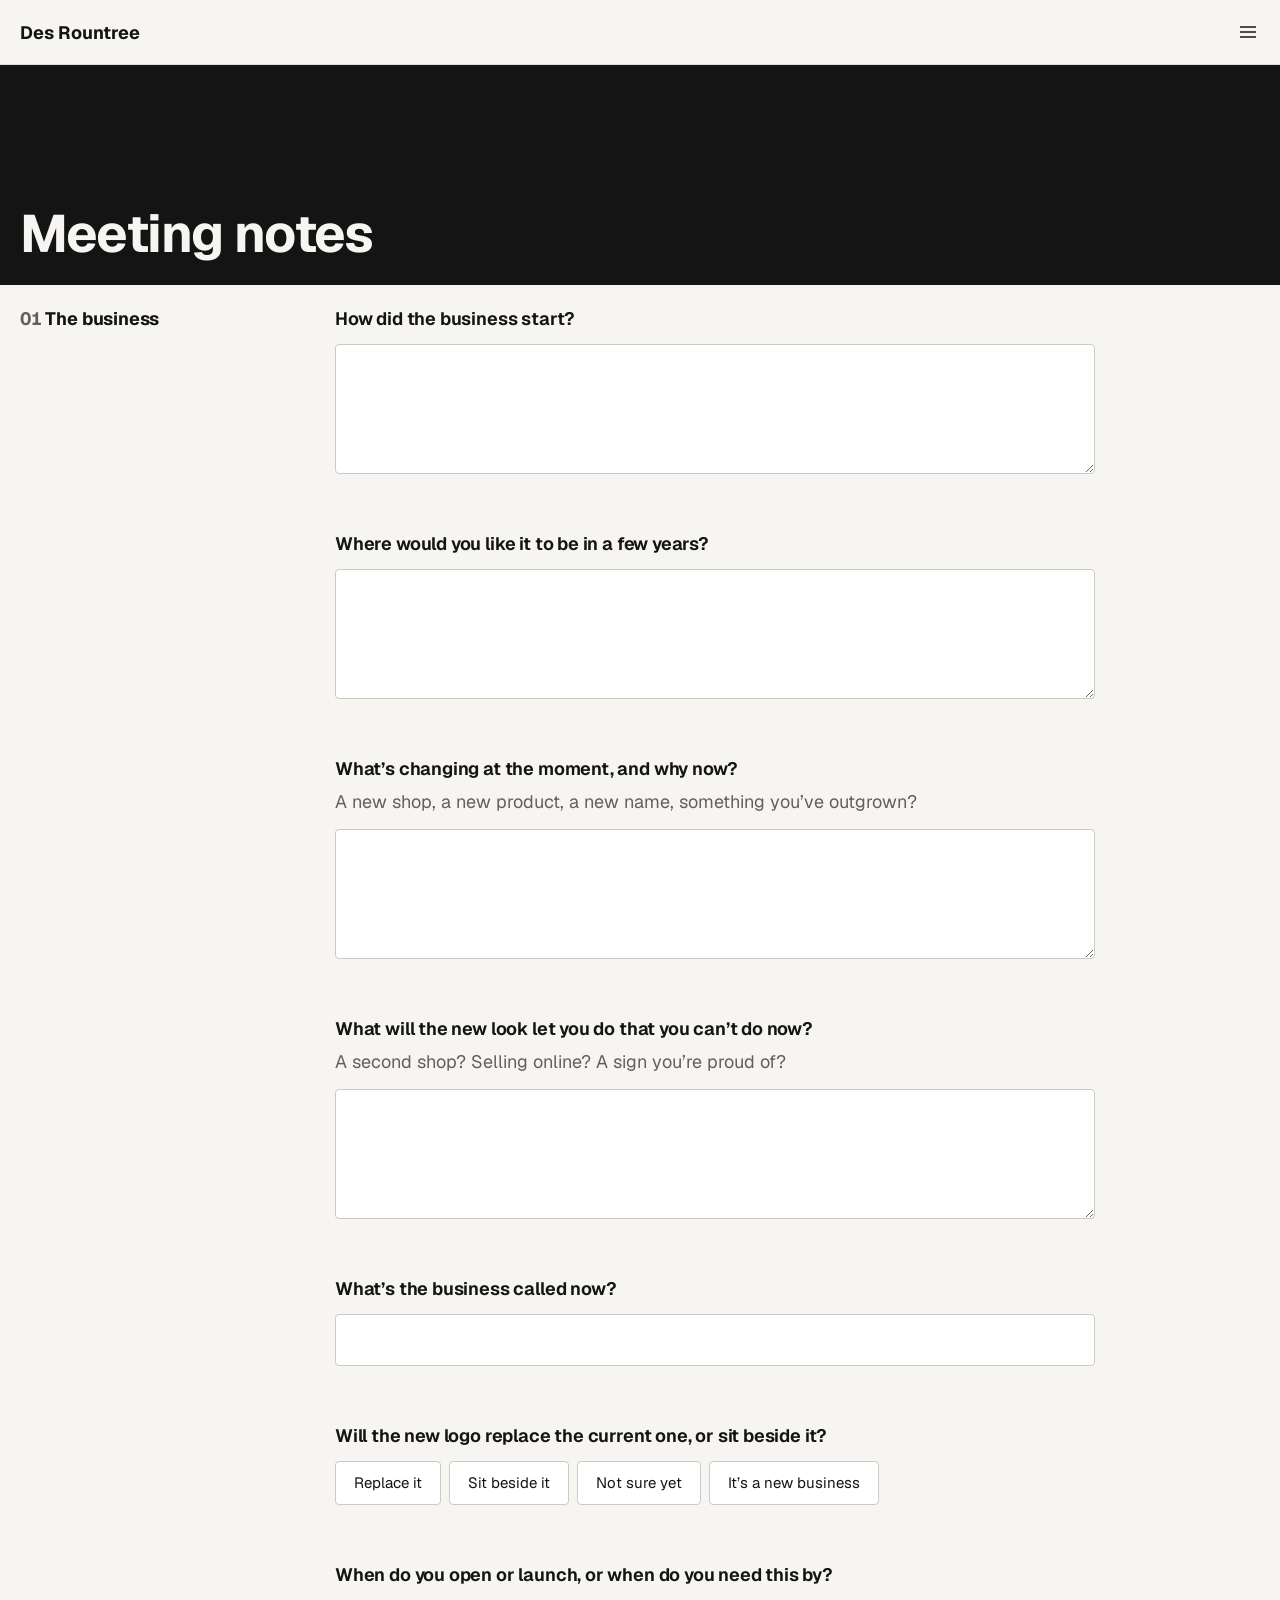
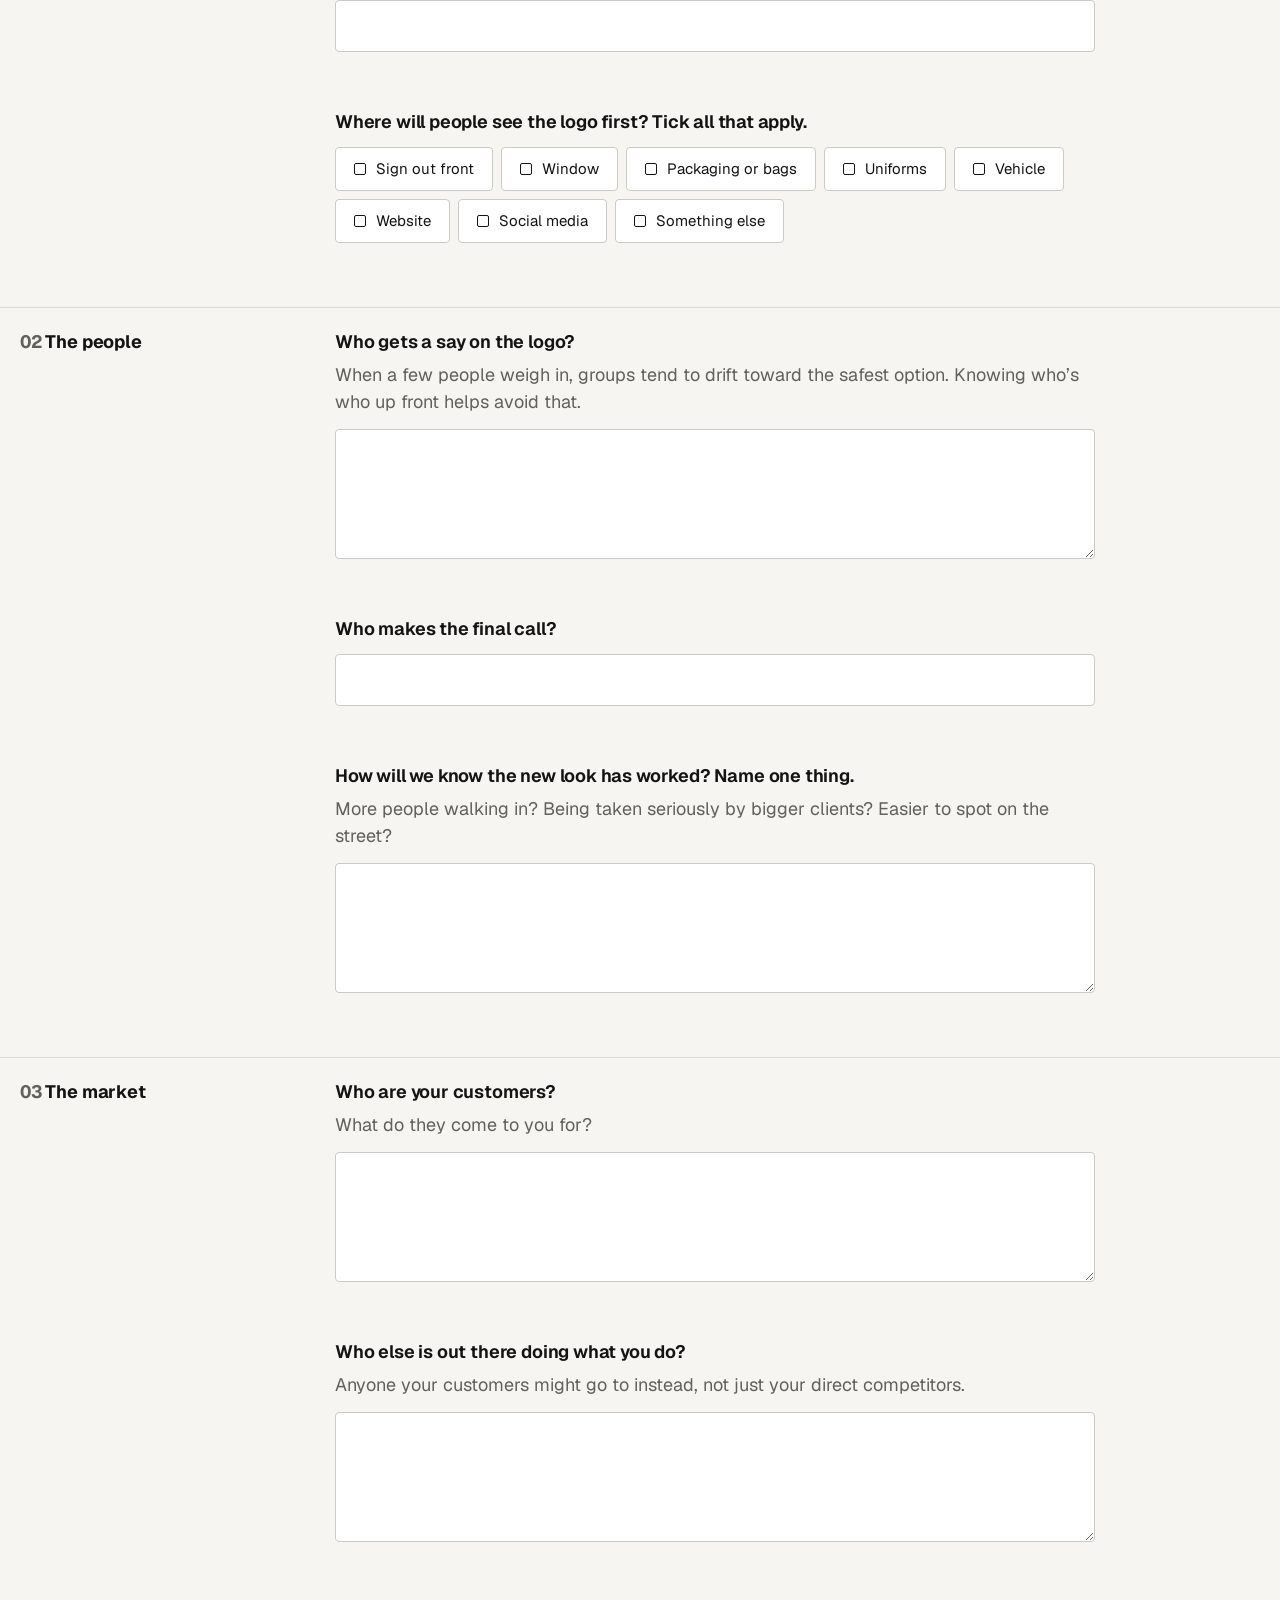
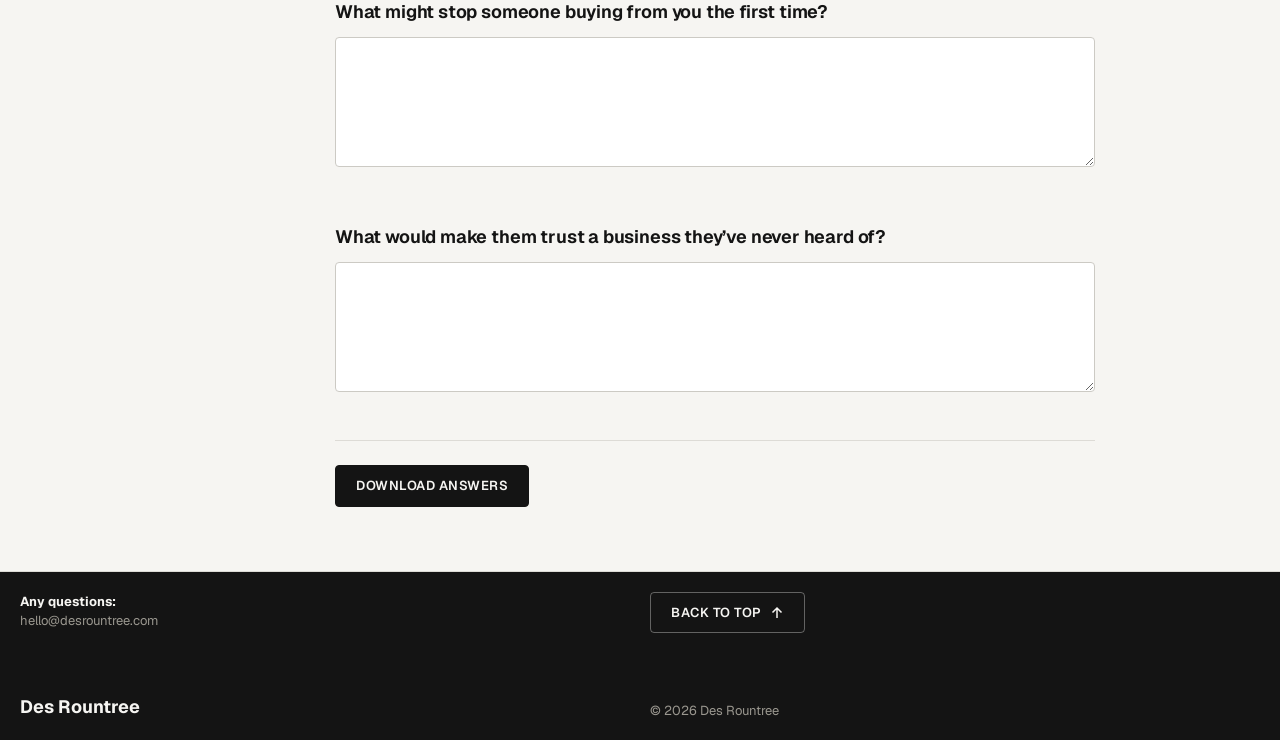
<file: demo/meeting.html>
<!doctype html>
<html lang="en-AU">
<head>
<meta charset="utf-8">
<meta name="viewport" content="width=device-width, initial-scale=1">
<title>Meeting notes | Des Rountree</title>
<meta name="robots" content="noindex, nofollow">
<link rel="stylesheet" href="css/tokens.css"><link rel="stylesheet" href="css/guidelines.css"><link rel="stylesheet" href="css/questionnaire.css">
</head>
<body class="q-page q-page--meeting">
<aside class="sidebar" id="sidebar"><div class="topbar"><a class="sidebar__logo" href="#page-header"><span class="logo-text">Des Rountree</span></a><button class="menu-toggle" aria-expanded="false" aria-controls="sidebar-panel" aria-label="Menu"><svg class="icon-open" viewBox="0 0 22 22" fill="none" stroke="currentColor" stroke-width="1.6" aria-hidden="true"><path d="M3 6h16M3 11h16M3 16h16"/></svg><svg class="icon-close" viewBox="0 0 22 22" fill="none" stroke="currentColor" stroke-width="1.6" aria-hidden="true"><path d="M5 5l12 12M17 5L5 17"/></svg></button></div><div class="sidebar__panel" id="sidebar-panel"><div class="docmeta"><p class="docmeta__title">Meeting notes</p><p class="q-saved" aria-live="polite"></p></div><nav class="nav" aria-label="Chapters"><ul><li class="nav__item is-active is-expanded"><div class="nav__head"><a class="nav__row" href="#page-header" aria-current="page"><span class="nav__num">01</span><span class="nav__sep">/</span><span class="nav__label">Meeting notes</span></a><button class="nav__chev" aria-expanded="true" aria-label="Show chapters"><svg viewBox="0 0 12 12" fill="none" stroke="currentColor" stroke-width="1.5" aria-hidden="true"><path d="M2 4.5l4 4 4-4"/></svg></button></div><ul class="nav__sub"><li><a href="#the-business">The business</a></li><li><a href="#the-people">The people</a></li><li><a href="#the-market">The market</a></li></ul></li></ul></nav></div></aside>
<main class="content" id="main">
<header class="page-header" id="page-header"><div class="wrap"><h1>Meeting notes</h1></div></header>
<form class="qform" id="qform" novalidate autocomplete="off">
<section class="row q-chapter" id="the-business"><div class="wrap grid"><div class="row__text"><h2><span class="q-chapter__num">01</span> The business</h2></div><div class="row__block q-steps"><div class="q-step" data-step tabindex="-1"><div class="q-field"><label class="q-label" for="q-start">How did the business start?</label><textarea id="q-start" name="start" rows="4"></textarea></div></div><div class="q-step" data-step tabindex="-1"><div class="q-field"><label class="q-label" for="q-future">Where would you like it to be in a few years?</label><textarea id="q-future" name="future" rows="4"></textarea></div></div><div class="q-step" data-step tabindex="-1"><div class="q-field"><label class="q-label" for="q-changing">What’s changing at the moment, and why now?</label><p class="q-hint" id="q-changing-hint">A new shop, a new product, a new name, something you’ve outgrown?</p><textarea id="q-changing" name="changing" rows="4" aria-describedby="q-changing-hint"></textarea></div></div><div class="q-step" data-step tabindex="-1"><div class="q-field"><label class="q-label" for="q-new-look">What will the new look let you do that you can’t do now?</label><p class="q-hint" id="q-new-look-hint">A second shop? Selling online? A sign you’re proud of?</p><textarea id="q-new-look" name="new-look" rows="4" aria-describedby="q-new-look-hint"></textarea></div></div><div class="q-step" data-step tabindex="-1"><div class="q-field"><label class="q-label" for="q-name">What’s the business called now?</label><input type="text" id="q-name" name="name" enterkeyhint="next"></div></div><div class="q-step" data-step tabindex="-1"><fieldset class="q-field"><legend class="q-label">Will the new logo replace the current one, or sit beside it?</legend><div class="q-chips q-chips--chips"><label class="q-chip"><input type="radio" name="replace" value="Replace it"><span>Replace it</span></label><label class="q-chip"><input type="radio" name="replace" value="Sit beside it"><span>Sit beside it</span></label><label class="q-chip"><input type="radio" name="replace" value="Not sure yet"><span>Not sure yet</span></label><label class="q-chip"><input type="radio" name="replace" value="It’s a new business"><span>It’s a new business</span></label></div></fieldset></div><div class="q-step" data-step tabindex="-1"><div class="q-field"><label class="q-label" for="q-when">When do you open or launch, or when do you need this by?</label><input type="text" id="q-when" name="when" enterkeyhint="next"></div></div><div class="q-step" data-step tabindex="-1"><fieldset class="q-field"><legend class="q-label">Where will people see the logo first? Tick all that apply.</legend><div class="q-chips q-chips--ticks"><label class="q-chip"><input type="checkbox" name="where" value="Sign out front"><span>Sign out front</span></label><label class="q-chip"><input type="checkbox" name="where" value="Window"><span>Window</span></label><label class="q-chip"><input type="checkbox" name="where" value="Packaging or bags"><span>Packaging or bags</span></label><label class="q-chip"><input type="checkbox" name="where" value="Uniforms"><span>Uniforms</span></label><label class="q-chip"><input type="checkbox" name="where" value="Vehicle"><span>Vehicle</span></label><label class="q-chip"><input type="checkbox" name="where" value="Website"><span>Website</span></label><label class="q-chip"><input type="checkbox" name="where" value="Social media"><span>Social media</span></label><label class="q-chip"><input type="checkbox" name="where" value="Something else" data-other="q-where-other"><span>Something else</span></label></div><textarea class="q-other" id="q-where-other" name="where-other" rows="1" aria-label="Something else" hidden></textarea></fieldset></div></div></div></section>
<section class="row q-chapter" id="the-people"><div class="wrap grid"><div class="row__text"><h2><span class="q-chapter__num">02</span> The people</h2></div><div class="row__block q-steps"><div class="q-step" data-step tabindex="-1"><div class="q-field"><label class="q-label" for="q-say">Who gets a say on the logo?</label><p class="q-hint" id="q-say-hint">When a few people weigh in, groups tend to drift toward the safest option. Knowing who’s who up front helps avoid that.</p><textarea id="q-say" name="say" rows="4" aria-describedby="q-say-hint"></textarea></div></div><div class="q-step" data-step tabindex="-1"><div class="q-field"><label class="q-label" for="q-final-call">Who makes the final call?</label><input type="text" id="q-final-call" name="final-call" enterkeyhint="next"></div></div><div class="q-step" data-step tabindex="-1"><div class="q-field"><label class="q-label" for="q-worked">How will we know the new look has worked? Name one thing.</label><p class="q-hint" id="q-worked-hint">More people walking in? Being taken seriously by bigger clients? Easier to spot on the street?</p><textarea id="q-worked" name="worked" rows="4" aria-describedby="q-worked-hint"></textarea></div></div></div></div></section>
<section class="row q-chapter" id="the-market"><div class="wrap grid"><div class="row__text"><h2><span class="q-chapter__num">03</span> The market</h2></div><div class="row__block q-steps"><div class="q-step" data-step tabindex="-1"><div class="q-field"><label class="q-label" for="q-customers">Who are your customers?</label><p class="q-hint" id="q-customers-hint">What do they come to you for?</p><textarea id="q-customers" name="customers" rows="4" aria-describedby="q-customers-hint"></textarea></div></div><div class="q-step" data-step tabindex="-1"><div class="q-field"><label class="q-label" for="q-others">Who else is out there doing what you do?</label><p class="q-hint" id="q-others-hint">Anyone your customers might go to instead, not just your direct competitors.</p><textarea id="q-others" name="others" rows="4" aria-describedby="q-others-hint"></textarea></div></div><div class="q-step" data-step tabindex="-1"><div class="q-field"><label class="q-label" for="q-stop">What might stop someone buying from you the first time?</label><textarea id="q-stop" name="stop" rows="4"></textarea></div></div><div class="q-step" data-step tabindex="-1"><div class="q-field"><label class="q-label" for="q-trust">What would make them trust a business they’ve never heard of?</label><textarea id="q-trust" name="trust" rows="4"></textarea></div><div class="q-send"><div class="q-send__buttons"><button type="button" class="btn btn--solid" data-download>Download answers</button></div><p class="q-status" role="status" aria-live="polite"></p></div></div></div></div></section>
</form>
<section class="row q-thanks" id="q-thanks" hidden><div class="wrap grid"><div class="row__block q-steps"><p class="q-thanks__text">Thanks, that’s with me now. I’ll be in touch.</p></div></div></section>
<nav class="q-stepper" aria-label="Questions"><button type="button" class="btn" data-back>Back</button><span class="q-stepper__mid"><span class="q-stepper__count" aria-live="polite"></span><span class="q-saved"></span></span><button type="button" class="btn btn--solid" data-next>Next</button></nav>
<footer class="footer"><div class="wrap"><div class="footer__row"><div class="footer__contact"><div><h3>Any questions:</h3><a href="mailto:hello@desrountree.com">hello@desrountree.com</a></div></div><a class="btn btn--dark footer__back" href="#page-header">Back to top<svg viewBox="0 0 14 14" fill="none" stroke="currentColor" stroke-width="1.5" aria-hidden="true"><path d="M7 12V2M2.5 6.5L7 2l4.5 4.5"/></svg></a></div><div class="footer__row"><div class="footer__logo"><span class="logo-text">Des Rountree</span></div><p class="footer__rights">© 2026 Des Rountree</p></div></div></footer>
</main>
<script type="application/json" id="q-data">{"mode": "meeting", "heading": "Meeting notes", "file": "meeting-notes", "subject": "Questionnaire answers (_default)", "send": null, "nudge_words": ["trust", "quality", "value", "heritage", "luxury", "honest", "premium", "classic", "modern"], "strings": {"send": "Send", "download": "Download my answers", "meeting_download": "Download answers", "sending": "Sending...", "thanks": "Thanks, that’s with me now. I’ll be in touch.", "failed": "That didn’t go through. Download your answers and email them to hello@desrountree.com instead.", "sent_before": "Sent. Change anything and send it again if you like.", "downloaded": "Downloaded as {file}.", "saved": "Saved", "next": "Next", "back": "Back", "step": "{n} of {total}", "your_name": "Your name", "extra_name": "Name", "add_noun": "Add a noun", "add": "Add", "another": "Add another person", "remove_person": "Remove this person", "remove_confirm": "Remove {name} and their list?", "duplicate": "“{word}” is already on the list.", "remove_noun": "Remove {noun}", "count_one": "1 noun", "count": "{n} nouns", "nudge": "“{word}” is hard to draw. Keep it, and add an object that says it to you.", "no_answer": "(no answer)", "not_set": "not set", "slider_key": "0 is the left word, 100 the right word"}, "cross": "<svg viewBox=\"0 0 12 12\" fill=\"none\" stroke=\"currentColor\" stroke-width=\"1.5\" aria-hidden=\"true\"><path d=\"M3 3l6 6M9 3L3 9\"/><\/svg>", "chapters": [{"n": 1, "title": "The business", "questions": [{"id": "start", "type": "long", "label": "How did the business start?", "options": [], "other": "", "pairs": []}, {"id": "future", "type": "long", "label": "Where would you like it to be in a few years?", "options": [], "other": "", "pairs": []}, {"id": "changing", "type": "long", "label": "What’s changing at the moment, and why now?", "options": [], "other": "", "pairs": []}, {"id": "new-look", "type": "long", "label": "What will the new look let you do that you can’t do now?", "options": [], "other": "", "pairs": []}, {"id": "name", "type": "short", "label": "What’s the business called now?", "options": [], "other": "", "pairs": []}, {"id": "replace", "type": "chips", "label": "Will the new logo replace the current one, or sit beside it?", "options": ["Replace it", "Sit beside it", "Not sure yet", "It’s a new business"], "other": "", "pairs": []}, {"id": "when", "type": "short", "label": "When do you open or launch, or when do you need this by?", "options": [], "other": "", "pairs": []}, {"id": "where", "type": "ticks", "label": "Where will people see the logo first? Tick all that apply.", "options": ["Sign out front", "Window", "Packaging or bags", "Uniforms", "Vehicle", "Website", "Social media"], "other": "Something else", "pairs": []}]}, {"n": 2, "title": "The people", "questions": [{"id": "say", "type": "long", "label": "Who gets a say on the logo?", "options": [], "other": "", "pairs": []}, {"id": "final-call", "type": "short", "label": "Who makes the final call?", "options": [], "other": "", "pairs": []}, {"id": "worked", "type": "long", "label": "How will we know the new look has worked? Name one thing.", "options": [], "other": "", "pairs": []}]}, {"n": 3, "title": "The market", "questions": [{"id": "customers", "type": "long", "label": "Who are your customers?", "options": [], "other": "", "pairs": []}, {"id": "others", "type": "long", "label": "Who else is out there doing what you do?", "options": [], "other": "", "pairs": []}, {"id": "stop", "type": "long", "label": "What might stop someone buying from you the first time?", "options": [], "other": "", "pairs": []}, {"id": "trust", "type": "long", "label": "What would make them trust a business they’ve never heard of?", "options": [], "other": "", "pairs": []}]}]}</script>
<script src="js/nav.js"></script>
<script src="js/questionnaire.js"></script>
</body>
</html>
</file>
<file: css/tokens.css>
/* ==========================================================================
   TOKENS: the skin of the site.
   Every colour, font and size the site uses is set here and nowhere else.
   A client does not edit this file. Put their values in
   clients/<client>/tokens.json and the build adds them at the bottom,
   where they win over these defaults.
   ========================================================================== */

@font-face {
  font-family: "Geist";
  src: url("../fonts/Geist-Variable.woff2") format("woff2");
  font-weight: 100 900;
  font-style: normal;
  font-display: swap;
}
@font-face {
  font-family: "Geist Mono";
  src: url("../fonts/GeistMono-Variable.woff2") format("woff2");
  font-weight: 100 900;
  font-style: normal;
  font-display: swap;
}

:root {
  /* ---- Type ------------------------------------------------------------ */
  --font-sans: "Geist", -apple-system, "Segoe UI", Helvetica, Arial, sans-serif; /* everything */
  --font-mono: "Geist Mono", ui-monospace, Menlo, Consolas, monospace;           /* labels, HEX values, specs */

  /* ONE number sets the size of all reading text.
     1   = the original template (12px body, small)
     1.5 = 18px body (the house default)
     Nothing in the grid depends on this, so any value is safe. */
  --type-scale: 1.5;

  --fs-body:  calc(12px * var(--type-scale));   /* paragraphs, row titles */
  --lh-body:  1.5;
  --fs-h2:    calc(22px * var(--type-scale));   /* "Introduction", prev/next titles */
  --fs-hero:  calc(35px * var(--type-scale));   /* "01 Logo" on the coloured header */
  --fs-word:  calc(35px * var(--type-scale));   /* big words in the keyword lists */
  --fs-chrome: calc(12px + (var(--type-scale) - 1) * 2px); /* menu, buttons, labels: stays small */

  --weight-regular: 400;
  --weight-medium: 500;
  --weight-bold: 650;

  /* ---- Colour: the site itself (not the client's palette) --------------- */
  --c-ground:       #F6F5F2;  /* page background */
  --c-surface:      #FFFFFF;  /* cards, buttons */
  --c-ink:          #141414;  /* main text */
  --c-muted:        #62605B;  /* secondary text */
  --c-title:        var(--c-ink);    /* hierarchy by tone, not weight (Des, 30 Sep; the Design Conference teardown): titles at the dark end */
  --c-body:         var(--c-muted);  /* supporting copy at the lighter end: 6:1 on the ground, 6.4:1 on white, passes AA */
  --c-rule:         #DDDBD6;  /* hairlines between rows */
  --c-panel-border: #CCCAC4;  /* border around image panels */
  --c-panel-fill:   #E9E7E2;  /* empty image placeholder */
  --c-prevnext:     #ECEAE5;  /* previous / next strip */
  --c-accent:       #141414;  /* slider markers, active menu item */
  --c-header:       #141414;  /* coloured header on every page (override per page in content.json) */
  --c-header-text:  #F6F5F2;
  --c-footer:       #141414;
  --c-footer-text:  #F6F5F2;
  --c-footer-muted: #9A978F;

  /* ---- Shape ----------------------------------------------------------- */
  --radius-button: 4px;
  --radius-pill: 100px;
  --radius-menu: 10px;
  --shadow-menu: 0 16px 30px -12px rgb(0 0 0 / .18);

  /* ---- Layout (measured from the reference, change with care) ---------- */
  --sidebar-w: 280px;
  --content-max: 1400px;
  --gutter: 20px;
  --row-gap: 20px;
  --row-pad-bottom: 80px;
  --header-h: 220px;        /* coloured header on every page but the first (tablet, phone, no JavaScript); on desktop js/chapter-header.js ends it on the rule under the document details */
  --header-h-home: 589px;   /* taller header on the first page (tablet, phone, no JavaScript); on desktop js/home-header.js ends it on the menu's bottom rule */
  --panel-ratio: 1.61;
  --topbar-h: 64px;
}
</file>
<file: css/guidelines.css>
/* ==========================================================================
   GUIDELINES: layout + components.
   Reads tokens only (tokens.css). No raw colours in this file.
   Breakpoints match the reference: desktop >= 1400, tablet 810-1399, phone < 810.
   ========================================================================== */

*, *::before, *::after { box-sizing: border-box; }
html { scroll-behavior: smooth; scroll-padding-top: 20px; -webkit-text-size-adjust: 100%; }
body {
  margin: 0;
  background: var(--c-ground);
  color: var(--c-ink);
  font-family: var(--font-sans);
  font-size: var(--fs-body);
  line-height: var(--lh-body);
  font-weight: var(--weight-regular);
  -webkit-font-smoothing: antialiased;
  text-rendering: optimizeLegibility;
}
img, svg { display: block; max-width: 100%; }
a { color: inherit; }
h1, h2, h3, h4, p, ul, ol { margin: 0; }
ul, ol { padding: 0; list-style: none; }
button { font: inherit; color: inherit; background: none; border: 0; padding: 0; cursor: pointer; }
.visually-hidden { position: absolute; width: 1px; height: 1px; overflow: hidden; clip: rect(0 0 0 0); white-space: nowrap; }

/* ---- Small text used by the chrome (menu, buttons, labels) ------------- */
.chrome { font-size: var(--fs-chrome); line-height: 1.2; }
.mono { font-family: var(--font-mono); }

/* ---- Buttons ------------------------------------------------------------ */
.btn {
  display: inline-flex; align-items: center; gap: 8px;
  min-height: 38px; padding: 12px 20px;
  background: var(--c-surface); color: var(--c-ink);
  border: 1px solid var(--c-panel-border); border-radius: var(--radius-button);
  font-size: var(--fs-chrome); font-weight: 600; letter-spacing: 0.04em; line-height: 1.2;
  text-transform: uppercase; text-decoration: none; white-space: nowrap;
  transition: border-color .15s, background .15s;
}
.btn:hover { border-color: var(--c-ink); }
.btn svg { width: 14px; height: 14px; flex: none; }
.btn--dark { background: transparent; color: var(--c-footer-text); border-color: color-mix(in srgb, var(--c-footer-text) 35%, transparent); }
.btn--dark:hover { border-color: var(--c-footer-text); }

/* ==========================================================================
   SIDEBAR (desktop) / TOP BAR + MENU (tablet, phone)
   ========================================================================== */
.sidebar {
  position: fixed; top: 0; left: 0; z-index: 10;
  width: var(--sidebar-w); height: 100vh;
  background: var(--c-ground);
  border-right: 1px solid var(--c-rule);
  display: flex; flex-direction: column;
  overflow-y: auto; overscroll-behavior: contain;
}
.topbar { display: flex; align-items: center; justify-content: space-between; }
.sidebar__logo { display: block; padding: 37px var(--gutter); text-decoration: none; color: var(--c-ink); }
.sidebar > .topbar { border-bottom: 1px solid var(--c-rule); }
.sidebar__logo img, .sidebar__logo svg { height: 50px; width: auto; max-width: 172px; object-fit: contain; object-position: left center; }
.logo-text { font-weight: 700; font-size: var(--fs-body); }
.logo--reverse { filter: brightness(0) invert(1); }  /* main logo shown in white on a dark footer */
.menu-toggle { display: none; width: 44px; height: 44px; align-items: center; justify-content: center; margin-right: -10px; }
.menu-toggle svg { width: 22px; height: 22px; }
.menu-toggle .icon-close { display: none; }
.sidebar.is-open .menu-toggle .icon-open { display: none; }
.sidebar.is-open .menu-toggle .icon-close { display: block; }

.sidebar__panel { display: flex; flex-direction: column; flex: 1; }
.docmeta { padding: var(--gutter); display: grid; gap: 4px; border-bottom: 1px solid var(--c-rule); }
.docmeta p { font-size: var(--fs-chrome); line-height: 1.5; color: var(--c-muted); }
.docmeta .docmeta__title { color: var(--c-title); font-weight: var(--weight-regular); }

.nav { padding: 12px 8px; flex: 0 0 auto; border-bottom: 1px solid var(--c-rule); }
.nav__item { margin-bottom: 0; }
.nav__head { display: flex; align-items: center; border: 1px solid transparent; border-radius: var(--radius-button); }
.nav__item.is-active > .nav__head { border-color: var(--c-panel-border); background: var(--c-surface); }
.nav__row {
  flex: 1; display: flex; align-items: baseline; gap: 0;
  padding: 8px 0 8px 12px;
  font-size: var(--fs-chrome); line-height: 1.2; text-decoration: none; color: var(--c-ink);
}
.nav__num, .nav__sep { color: var(--c-muted); font-variant-numeric: tabular-nums; }
.nav__sep { padding: 0 8px; }
.nav__item.is-active .nav__row { font-weight: 600; }
.nav__item.is-active .nav__num, .nav__item.is-active .nav__sep { color: var(--c-ink); }
.nav__row:hover .nav__label { text-decoration: underline; text-underline-offset: 3px; }
.nav__chev { width: 44px; height: 32px; display: flex; align-items: center; justify-content: center; color: var(--c-muted); }
.nav__chev svg { width: 12px; height: 12px; transition: transform .2s; }
.nav__item.is-expanded .nav__chev svg { transform: rotate(180deg); }
.nav__chev[hidden] { display: none; }
.nav__sub { display: none; padding: 6px 0 10px; }
.nav__item.is-expanded .nav__sub { display: block; }
.nav__sub a {
  display: block; padding: 6px 12px 6px 52px;
  font-size: var(--fs-chrome); line-height: 1.3; color: var(--c-muted); text-decoration: none;
}
.nav__sub a:hover, .nav__sub a.is-current { color: var(--c-ink); }
.nav__sub a.is-current { font-weight: 600; }
.sidebar__bottom { padding: var(--gutter); margin-top: auto; border-top: 1px solid var(--c-rule); display: grid; gap: 10px; }
.nav__chev--static { cursor: default; }
.sidebar__bottom .btn { width: 100%; justify-content: space-between; }

/* ==========================================================================
   CONTENT COLUMN
   ========================================================================== */
.content { padding-left: var(--sidebar-w); min-height: 100vh; }
.wrap { max-width: var(--content-max); margin-inline: auto; padding: 0 var(--gutter); }  /* centred beside the sidebar on wide screens, as the reference (Des, 30 Sep) */

/* ---- Coloured page header ----------------------------------------------- */
.page-header {
  height: var(--header-h);
  background: var(--page-header-bg, var(--c-header));
  color: var(--page-header-text, var(--c-header-text));
  display: flex; align-items: flex-end;
}
.page-header--home { height: var(--header-h-home); }
.page-header .wrap { width: 100%; padding-bottom: var(--gutter); }
.page-header h1 { font-size: var(--fs-hero); line-height: 1.2; font-weight: var(--weight-medium); letter-spacing: -0.02em; }

/* ---- Rows: the 4-track grid every section sits on ------------------------ */
.row { border-bottom: 1px solid var(--c-rule); }
.grid {
  display: grid;
  grid-template-columns: repeat(4, minmax(50px, 1fr));
  gap: var(--row-gap);
  padding-top: var(--gutter);
  padding-bottom: var(--gutter);
}
.row--intro .grid { padding-bottom: var(--row-pad-bottom); }
.row__text { grid-column: 1; display: flex; flex-direction: column; gap: 3px; min-width: 0; }
.row__text h3 { font-size: var(--fs-body); line-height: var(--lh-body); font-weight: var(--weight-regular); color: var(--c-title); letter-spacing: -0.01em; }
.row__text p { color: var(--c-body); }
.row__text p + p { margin-top: .75em; }
.row__block { grid-column: 2 / span 3; min-width: 0; }

.row--intro h2 { grid-column: 1; font-size: var(--fs-h2); line-height: 1.2; font-weight: var(--weight-medium); letter-spacing: -0.01em; }
.row--intro .row__block { display: flex; flex-direction: column; align-items: flex-start; gap: var(--gutter); }
.row--intro .row__block p { max-width: 80%; text-wrap: balance; color: var(--c-body); }

/* Spec lists inside the text column (Grid & Layout rows) */
.speclist { margin-top: 1em; font-family: var(--font-mono); font-size: var(--fs-chrome); line-height: 1.6; color: var(--c-muted); }
.speclist strong { display: block; color: var(--c-title); font-weight: var(--weight-regular); }
.speclist + .speclist { margin-top: 1em; }

/* ==========================================================================
   COMPONENTS (one per row type in content.json)
   ========================================================================== */

/* prose: optional sub-title + paragraphs */
.prose { max-width: 80%; }
.prose h4 { font-size: var(--fs-body); font-weight: var(--weight-regular); color: var(--c-title); margin-bottom: 1em; }
.prose p { color: var(--c-body); }
.prose p + p { margin-top: 1em; }
.row p strong, .row p b { font-weight: var(--weight-regular); color: var(--c-title); }  /* a key phrase stands out by tone, not weight */

/* two-col: named items split into two columns */
.twocol { display: grid; grid-template-columns: 1fr 1fr; gap: var(--row-gap); }
.twocol__col { display: grid; gap: 1.5em; align-content: start; }
.twocol__name { font-weight: var(--weight-regular); color: var(--c-title); display: block; }
.twocol p { color: var(--c-body); }

/* image panel: the workhorse (aspect 1.61, hairline border) */
.panel {
  aspect-ratio: var(--panel-ratio);
  border: 1px solid var(--c-panel-border);
  background: var(--c-panel-fill);
  overflow: hidden; position: relative;
}
.panel > img, .panel > svg { width: 100%; height: 100%; object-fit: cover; }
.panel figcaption, .photo-grid figcaption { position: absolute; left: 12px; bottom: 10px; font-size: var(--fs-chrome); color: var(--c-muted); }
figure { margin: 0; }

/* download cards */
.cards { display: grid; grid-template-columns: repeat(2, minmax(200px, 1fr)); gap: var(--row-gap); }
.card {
  background: var(--c-surface); border: 1px solid var(--c-rule);
  padding: var(--gutter); display: flex; flex-direction: column; align-items: flex-start; gap: 8px;
}
.card h3 { font-size: var(--fs-body); font-weight: var(--weight-regular); color: var(--c-title); }
.card p { margin-bottom: 24px; color: var(--c-body); }
.card .btn { margin-top: auto; }

/* tone sliders */
.sliders { display: grid; gap: 16px; padding-top: 4px; }
.slider { display: grid; grid-template-columns: 100px 1fr 100px; align-items: center; gap: 16px; min-height: 24px; }
.slider__label { font-size: var(--fs-chrome); line-height: 1.2; }
.slider__label--right { text-align: right; }
.slider__track { position: relative; height: 1px; background: var(--c-panel-border); }
.slider__fill { position: absolute; left: 0; top: 0; height: 1px; width: var(--v); background: var(--c-accent); }
.slider__marker {
  position: absolute; top: -5px; left: clamp(0px, calc(var(--v) - 5px), calc(100% - 10px));
  width: 10px; height: 10px; border-radius: 2px; background: var(--c-accent);
}

/* keyword stack */
.keywords { display: flex; flex-direction: column; gap: 40px; }
.keywords > div { display: flex; gap: var(--row-gap); align-items: flex-start; }
.keywords > div > * { flex: 1 0 0; min-width: 0; }
.keywords__word { display: block; font-size: var(--fs-word); line-height: 1.1; font-weight: var(--weight-medium); color: var(--c-title); letter-spacing: -0.02em; }
.keywords p { color: var(--c-body); }

/* type specimen */
.specimen__family { font-size: calc(64px * (1 + (var(--type-scale) - 1) * 0.5)); line-height: 1.1; font-weight: var(--weight-regular); letter-spacing: -0.02em; overflow-wrap: break-word; }
.specimen__weights { display: grid; grid-template-columns: repeat(4, minmax(0, 1fr)); gap: 24px; margin-top: 100px; }
.specimen__col p { font-size: var(--fs-body); line-height: 1.4; overflow-wrap: break-word; }
.specimen__col p + p { margin-top: 10px; }
.specimen__col .specimen__label { font-size: var(--fs-body); color: var(--c-ink); margin-bottom: 20px; overflow-wrap: break-word; }

/* type hierarchy */
.hierarchy__level { display: grid; grid-template-columns: minmax(0, 1fr) auto; gap: var(--row-gap); padding: 24px 0; border-bottom: 1px solid var(--c-rule); align-items: start; }
.hierarchy__level:first-child { padding-top: 0; }
.hierarchy__level:last-child { border-bottom: 0; padding-bottom: 0; }
.hierarchy__level:has(.cta-preview) { align-items: center; }
.hierarchy__sample { overflow-wrap: anywhere; min-width: 0; }
.hierarchy__specs { display: grid; grid-template-columns: 190px 110px; gap: 24px; font-size: var(--fs-chrome); line-height: 1.6; }
.hierarchy__specs strong { display: block; font-weight: var(--weight-regular); color: var(--c-title); }
.hierarchy__specs span { display: block; color: var(--c-muted); }
.cta-preview {
  display: inline-flex; align-items: center; padding: 16px 28px; border-radius: var(--radius-pill);
  background: var(--c-ink); color: var(--c-ground); text-transform: uppercase; letter-spacing: .04em;
}

/* colour swatches */
.swatches { display: flex; height: 500px; }
.swatch {
  flex: 1 1 0; min-width: 0; padding: var(--gutter);
  display: flex; flex-direction: column; justify-content: space-between;
  background: var(--sw); color: var(--sw-text);
  font-size: var(--fs-chrome); line-height: 1.5;
}
.swatch__name { font-weight: var(--weight-medium); font-family: var(--font-sans); }
.swatch__values { font-family: var(--font-mono); white-space: nowrap; }
.swatch--edge, .pairing--edge { box-shadow: inset 0 0 0 1px var(--c-rule); }

/* colour pairings */
.pairings { display: grid; grid-template-columns: repeat(5, minmax(0, 1fr)); grid-auto-rows: 250px; }
.pairing {
  background: var(--pg); color: var(--pg-text); padding: var(--gutter);
  display: flex; flex-direction: column; justify-content: flex-start;
  font-size: var(--fs-chrome); font-weight: var(--weight-medium); min-width: 0;
}
.pairing__swatch { flex: 1; display: flex; flex-direction: column; align-items: center; justify-content: center; }
.pairing__circle {
  width: 90px; height: 90px; border-radius: 50%; background: var(--pc); color: var(--pc-text);
  display: flex; align-items: center; justify-content: center; text-align: center; padding: 0;
  font-size: var(--fs-chrome); line-height: 1.15; white-space: nowrap;
}

/* photo grid: 3 x 3, seven images, two tall */
.photo-grid {
  display: grid; gap: 15px; aspect-ratio: var(--panel-ratio);
  grid-template-columns: repeat(3, minmax(0, 1fr)); grid-template-rows: repeat(3, minmax(0, 1fr));
  grid-template-areas: "a b c" "d e c" "d f g";
}
.photo-grid figure { position: relative; overflow: hidden; background: var(--c-panel-fill); min-height: 0; }
.photo-grid figure:has(> svg) { border: 1px solid var(--c-panel-border); }  /* only empty slots get a border */
.photo-grid figure > img, .photo-grid figure > svg { width: 100%; height: 100%; object-fit: cover; }
.photo-grid figure:nth-child(1) { grid-area: a; } .photo-grid figure:nth-child(2) { grid-area: b; }
.photo-grid figure:nth-child(3) { grid-area: c; } .photo-grid figure:nth-child(4) { grid-area: d; }
.photo-grid figure:nth-child(5) { grid-area: e; } .photo-grid figure:nth-child(6) { grid-area: f; }
.photo-grid figure:nth-child(7) { grid-area: g; }

/* ==========================================================================
   PREVIOUS / NEXT + FOOTER
   ========================================================================== */
.prevnext {  /* the grey runs full width; the top line, the divider and the titles sit on the centred content column, as the reference */
  display: flex; border-top: 1px solid var(--c-rule); margin: 160px auto 0; max-width: var(--content-max);
  background: var(--c-prevnext); box-shadow: 0 0 0 100vmax var(--c-prevnext); clip-path: inset(0 -100vmax);
}
.prevnext a {
  flex: 1 0 0; min-height: 130px; padding: var(--gutter);
  background: var(--c-prevnext); text-decoration: none;
  display: flex; flex-direction: column; justify-content: flex-start; gap: 14px;
}
.prevnext a + a { border-left: 1px solid var(--c-rule); }
.prevnext a:hover { background: var(--c-rule); }
.prevnext__title { font-size: var(--fs-h2); line-height: 1.2; font-weight: var(--weight-medium); letter-spacing: -0.01em; }
.prevnext__hint { font-size: var(--fs-chrome); color: var(--c-muted); text-transform: uppercase; letter-spacing: .04em; }
.prevnext svg { width: 18px; height: 18px; }
.prevnext .is-prev svg { transform: rotate(180deg); }

.footer { background: var(--c-footer); color: var(--c-footer-text); }
.footer .wrap { padding-top: var(--gutter); padding-bottom: var(--gutter); display: grid; gap: 60px; }
.footer__row { display: grid; grid-template-columns: 1fr 1fr; gap: var(--row-gap); align-items: start; }
.footer__contact { display: grid; gap: 14px; font-size: var(--fs-chrome); line-height: 1.5; }
.footer__contact h3 { font-size: var(--fs-chrome); font-weight: var(--weight-regular); }
.footer__contact a, .footer__contact p { color: var(--c-footer-muted); text-decoration: none; overflow-wrap: anywhere; }  /* a long email wraps rather than pushing Back to top off a phone */
.footer__contact a:hover { color: var(--c-footer-text); }
.footer__logo { color: var(--c-footer-text); }
.footer__logo img, .footer__logo svg { height: 35px; width: auto; max-width: 200px; object-fit: contain; object-position: left center; }
.footer__rights { font-size: var(--fs-chrome); color: var(--c-footer-muted); align-self: end; }
.footer__back { justify-self: start; min-height: 0; padding: 9px 15px; font-size: 12px; line-height: 14px; }  /* the reference's compact footer button: 34px tall, 10/16 inside a 1px outline, 12px label (Des, 30 Sep) */

.changelog { font-size: var(--fs-chrome); line-height: 1.6; }
.changelog li { display: grid; grid-template-columns: 7em 1fr; gap: 12px; padding: 8px 0; border-bottom: 1px solid var(--c-rule); }
.changelog li:first-child { padding-top: 0; }
.changelog li:last-child { border-bottom: 0; padding-bottom: 0; }

/* ==========================================================================
   TABLET: below 1400px the sidebar becomes a sticky top bar + menu
   ========================================================================== */
@media screen and (max-width: 1399.98px) {
  html { scroll-padding-top: calc(var(--topbar-h) + 20px); }
  .row--intro h2, .prevnext__title { font-size: clamp(24px, 2.2vw + 12px, var(--fs-h2)); overflow-wrap: break-word; }
  .sidebar > .topbar { border-bottom: 0; }
  .sidebar {
    position: sticky; width: 100%; height: auto; overflow: visible;
    border-right: 0; border-bottom: 1px solid var(--c-rule);
  }
  .topbar { height: var(--topbar-h); padding: 0 var(--gutter); }
  .sidebar__logo { padding: 0; }
  .sidebar__logo img, .sidebar__logo svg { height: 34px; }
  .menu-toggle { display: flex; }
  .sidebar__panel {
    display: none; position: absolute; top: var(--topbar-h); left: 0; right: 0;
    background: var(--c-ground); border-bottom: 1px solid var(--c-rule);
    box-shadow: var(--shadow-menu);
    max-height: calc(100vh - var(--topbar-h)); max-height: calc(100dvh - var(--topbar-h)); overflow-y: auto; overscroll-behavior: contain;
  }
  .sidebar.is-open .sidebar__panel { display: flex; }
  .content { padding-left: 0; }
  .swatches { height: 440px; }
  .swatch { padding: 14px; }
  .swatch__values { white-space: normal; }
  .pairings { grid-auto-rows: 200px; }
  .specimen__weights { grid-template-columns: repeat(2, minmax(0, 1fr)); row-gap: 40px; margin-top: 80px; }
}

/* Narrow tablets (810-959): the heading column is too thin for 18px text, so every
   content row stacks. From 960 up rows sit side by side, as the reference does. */
@media screen and (min-width: 810px) and (max-width: 959.98px) {
  .row:not(.row--intro) .grid:has(> .row__block) > :is(.row__text, .row__block) { grid-column: 1 / -1; }
}

/* ==========================================================================
   PHONE: below 810px everything stacks into one column
   ========================================================================== */
@media screen and (max-width: 809.98px) {
  .grid { grid-template-columns: 1fr; }
  .page-header h1 { font-size: clamp(30px, 9vw, calc(var(--fs-hero) * 0.66)); overflow-wrap: break-word; }
  .card .btn { white-space: normal; max-width: 100%; }
  .keywords__word { font-size: clamp(36px, 12vw, var(--fs-word)); overflow-wrap: break-word; }
  .swatches { display: grid; grid-template-columns: repeat(2, minmax(0, 1fr)); grid-auto-rows: minmax(0, 1fr); height: 500px; }
  .specimen__col p:not(.specimen__label) { font-size: clamp(14px, 4.1vw, var(--fs-body)); }
  .keywords > div { flex-direction: column; }
  .twocol { row-gap: 1.5em; }
  .row__text, .row__block, .row--intro h2 { grid-column: 1; }
  .prose { max-width: none; }
  .cards, .twocol { grid-template-columns: 1fr; }
  .pairings { grid-template-columns: repeat(2, minmax(0, 1fr)); grid-auto-rows: 176px; }
  .specimen__family { font-size: clamp(36px, 12vw, 64px); }
  .hierarchy__specs { grid-template-columns: 1fr 1fr; column-gap: var(--row-gap); }
  .slider { grid-template-columns: 1fr 1fr; grid-template-areas: "l r" "t t"; row-gap: 10px; column-gap: 10px; }
  .slider__label { grid-area: l; }
  .slider__label--right { grid-area: r; }
  .slider__track { grid-area: t; }
  .sliders { gap: 22px; }
  .hierarchy__level { grid-template-columns: 1fr; }
  .prevnext { flex-direction: column; }
  .prevnext a + a { border-left: 0; border-top: 1px solid var(--c-rule); }
  .footer__row { gap: var(--gutter); }
}

/* ==========================================================================
   PRINT: every page prints clean to PDF
   ========================================================================== */
@media print {
  .sidebar, .prevnext, .footer__back { display: none !important; }
  .content { padding-left: 0; }
  .page-header { height: auto; min-height: 160px; -webkit-print-color-adjust: exact; print-color-adjust: exact; }
  :root { --type-scale: 1; }
  .row { break-inside: auto; }
  .row__text h3, .row--intro h2 { break-after: avoid; }
  .swatch, .pairing, .card, .panel, .hierarchy__level, .specimen__col, .keywords > *, .photo-grid, .slider { break-inside: avoid; }
  .prevnext { margin-top: 0; }
  .swatch, .pairing, .pairing__circle, .footer { -webkit-print-color-adjust: exact; print-color-adjust: exact; }
  html { scroll-behavior: auto; }
}
</file>
<file: css/questionnaire.css>
/* ==========================================================================
   QUESTIONNAIRE: the form components, on top of guidelines.css.
   Reads tokens only (tokens.css). No raw colours in this file.
   Desktop and tablet show every chapter on one page; phones (< 810px) show
   one question per screen, with Back and Next (questionnaire.js sets .is-stepped).
   ========================================================================== */

.q-page [hidden] { display: none !important; }

/* ---- Chapters: the guidelines row grid, title on the left ----------------- */
/* chapter titles use the guidelines' row-title size ("Overview"), not the big "Introduction" size:
   seven of them on one page would shout. Weight and tone are the row title's too: regular, at the dark end (Des, 1 Oct: the 30 Sep tone-not-weight rule) */
.q-chapter .row__text h2 { font-size: var(--fs-body); line-height: var(--lh-body); font-weight: var(--weight-regular); color: var(--c-title); letter-spacing: -0.01em; }
/* on a phone each screen holds one chapter, so its title keeps the larger size it started with (Des, 25 Sep) */
body.is-stepped .q-chapter .row__text h2 { font-size: clamp(24px, 2.2vw + 12px, var(--fs-h2)); line-height: 1.2; font-weight: var(--weight-medium); }   /* a big heading: 500, as the guidelines' */
.q-chapter__num { color: var(--c-muted); font-variant-numeric: tabular-nums; }
.q-intro { margin-top: .6em; }
.q-chapter .grid { padding-bottom: 64px; }
.q-steps { display: grid; gap: 56px; }
/* every block takes the full tracks, as the reference's blocks do; only running text keeps a measure: its 80%, like the intro's */
@media screen and (min-width: 810px) { .q-text, .q-bullets, .q-label, .q-hint { max-width: 80%; } }
.q-page .q-step:focus, .q-page .q-step:focus-visible { outline: none; }   /* Next moves focus to the screen, not a frame round it */
.q-step { min-width: 0; outline: none; }
.q-text + .q-text, .q-text + .q-bullets, .q-bullets + .q-text, .q-text + .q-field { margin-top: 1em; }
.q-text, .q-bullets { color: var(--c-body); }   /* running copy at the lighter end, as the guidelines' row copy, so a regular-weight title still stands out */
.q-bullets { list-style: disc; padding-left: 1.2em; }
.q-bullets li + li { margin-top: .35em; }
.q-bullets + .q-text { margin-top: 1em; }

/* ---- One question ----------------------------------------------------------- */
.q-field { border: 0; margin: 0; padding: 0; min-width: 0; }
.q-label { display: block; padding: 0; margin-bottom: 12px; font-weight: var(--weight-regular); color: var(--c-title); letter-spacing: -0.01em; }   /* a question stands out by tone, not weight */
.q-label--small { font-size: var(--fs-chrome); margin-bottom: 8px; }
.q-hint { color: var(--c-muted); margin: -6px 0 14px; }

.qform textarea, .qform input[type="text"] {
  display: block; width: 100%;
  font: inherit; color: var(--c-ink); line-height: 1.45;
  background: var(--c-surface);
  border: 1px solid var(--c-panel-border); border-radius: var(--radius-button);
  padding: 12px 14px;
  transition: border-color .15s;
}
.qform textarea { min-height: 7.2em; resize: vertical; overflow: hidden; }
.qform textarea:hover, .qform input[type="text"]:hover { border-color: var(--c-muted); }
.qform textarea:focus, .qform input[type="text"]:focus { border-color: var(--c-ink); outline: none; }
.q-page :focus-visible { outline: 2px solid var(--c-ink); outline-offset: 2px; }
.qform textarea:focus-visible, .qform input[type="text"]:focus-visible { outline: none; }   /* the ink border alone: the site draws no 2px line */

/* ---- Answers: the sidebar's active row on the reference's two-column list grid (gauntlet, 26 Sep) ---------
   Labels in the menu's own dark regular weight; a pick gets the menu's hairline box, white surface and bold. No fill.
   Tick-all answers carry the tone slider's square marker (hollow, then filled), so one-versus-many shows at a glance. */
.q-chips { display: grid; grid-template-columns: repeat(2, minmax(0, 1fr)); gap: 4px var(--row-gap); }
.q-chip { position: relative; display: flex; margin-left: -12px; min-width: 0; }   /* label text lines up with the column, the box sits outside it, as in the menu */
.q-chip input { position: absolute; inset: 0; width: 100%; height: 100%; margin: 0; opacity: 0; cursor: pointer; }
.q-chip span {
  display: flex; align-items: center; width: 100%; min-height: 34px; padding: 8px 12px;
  border: 1px solid transparent; border-radius: var(--radius-button);
  font-size: var(--fs-chrome); line-height: 1.2; color: var(--c-ink);
}
@media (hover: hover) { .q-chip:hover span { text-decoration: underline; text-underline-offset: 3px; } }
.q-chips--ticks .q-chip span::before {   /* the slider's marker: 10px, 2px corner; hollow until ticked */
  content: ""; flex: none; width: 10px; height: 10px; margin-right: 10px; border-radius: 2px;
  background: var(--c-ground); box-shadow: inset 0 0 0 1px var(--c-muted);
}
.q-chips--ticks .q-chip input:checked + span::before { background: var(--c-accent); box-shadow: none; }
.q-chip input:checked + span { border-color: var(--c-panel-border); background: var(--c-surface); color: var(--c-ink); font-weight: 600; text-decoration: none; }
.q-chip input:focus-visible + span { outline: 2px solid var(--c-ink); outline-offset: 2px; }
.qform textarea.q-other { margin-top: 12px; min-height: 3em; }

/* ---- Sliders: the Tone of Voice sliders, now draggable ---------------------- */
/* The guidelines' slider exactly (line, dark fill, small square marker; guidelines.css), made draggable.
   The range input is invisible over the line (keyboard, screen readers); the pad takes touch and mouse. */
.q-range { position: absolute; left: 0; top: -18px; width: 100%; height: 36px; margin: 0; opacity: 0; }
.q-range__pad { position: absolute; left: -6px; right: -6px; top: -18px; height: 36px; touch-action: pan-y; cursor: pointer; }
.q-range:focus-visible ~ .slider__marker { outline: 2px solid var(--c-ink); outline-offset: 3px; }
/* not moved yet: no fill and a hollow marker, so a slider left alone reads as unanswered */
.q-slider.is-untouched .slider__fill { visibility: hidden; }
.q-slider.is-untouched .slider__marker { background: var(--c-ground); box-shadow: inset 0 0 0 1px var(--c-muted); }

/* ---- Brand nouns: a list per person ----------------------------------------- */
/* order: name, the list so far, the nudge, then the box, so a new noun lands just above where you type */
.q-person { padding-top: 24px; margin-top: 8px; border-top: 1px solid var(--c-rule); }
.q-person + .q-person { margin-top: 32px; }
.q-person__name { max-width: 360px; margin-bottom: 20px; }
.q-add { display: flex; gap: 8px; }
.q-add__input { flex: 1; min-width: 0; }
.q-add__btn { flex: none; }
.q-nounlist { display: flex; flex-wrap: wrap; gap: 8px; margin-bottom: 10px; }
.q-nounlist:empty { display: none; }
.q-noun {
  display: inline-flex; align-items: center; gap: 2px; padding: 2px 2px 2px 16px;   /* the button's height */
  background: var(--c-surface); border: 1px solid var(--c-panel-border); border-radius: var(--radius-button);
  font-size: max(var(--fs-chrome), 15px); line-height: 1.2;
}
.q-noun.is-nudged { color: var(--c-muted); }   /* hard to draw: the label greys, the note below says why */
.q-noun__remove { position: relative; width: 36px; height: 36px; display: inline-flex; align-items: center; justify-content: center; border-radius: 2px; color: var(--c-muted); }
.q-noun__remove::after { content: ""; position: absolute; inset: -4px; }   /* a 44px target */
@media (hover: hover) { .q-noun__remove:hover { color: var(--c-ink); background: var(--c-ground); } }
.q-noun__remove svg { width: 12px; height: 12px; }
.q-count { margin-bottom: 16px; font-size: var(--fs-chrome); color: var(--c-muted); }
.q-count:empty { display: none; }
.q-nudge { margin-bottom: 16px; padding: 12px 14px; background: var(--c-surface); border: 1px solid var(--c-rule); }   /* the guidelines card look */
.q-link { font-size: var(--fs-chrome); color: var(--c-muted); text-decoration: none; padding: 12px 0; }   /* grey, never underlined, as the sidebar's section links */
@media (hover: hover) { .q-link:hover { color: var(--c-ink); } }
.q-person__remove { margin-top: 10px; }
.q-another { margin-top: 28px; }

/* ---- Send + Download --------------------------------------------------------- */
.q-send { margin-top: 48px; padding-top: 24px; border-top: 1px solid var(--c-rule); }
.q-send__buttons { display: flex; flex-wrap: wrap; gap: 10px; }
.btn--solid { background: var(--c-ink); color: var(--c-ground); border-color: var(--c-ink); }
@media (hover: hover) { .btn--solid:hover { background: var(--c-ink); border-color: var(--c-ink); opacity: .88; } }
.btn:disabled { opacity: .5; cursor: default; }
.q-status { margin-top: 14px; }
.q-status:empty { display: none; }
.q-contact { margin-top: 18px; font-size: var(--fs-chrome); color: var(--c-muted); }
.q-contact a { color: var(--c-ink); text-decoration: none; }
body:not(.is-stepped) .q-contact { display: none; }   /* the footer says it just below; the phone's last screen has no footer, so it stays there */
.q-saved { font-size: var(--fs-chrome); color: var(--c-muted); }
.q-saved:empty { display: none; }
.q-page .docmeta { grid-template-columns: 1fr auto; column-gap: var(--gutter); align-items: baseline; }   /* "Saved" sits on the title's line, so the rule under the document details never moves and the header stays on it (1 Oct) */
.q-thanks .grid { padding-top: 48px; padding-bottom: 160px; }
.q-thanks .q-steps { grid-column: 1 / -1; }
.q-thanks__text { font-size: var(--fs-h2); line-height: 1.25; font-weight: var(--weight-medium); letter-spacing: -0.01em; }

/* ---- Phone: one question per screen ------------------------------------------ */
.q-stepper { display: none; }
@media screen and (max-width: 809.98px) {
  .q-chips { grid-template-columns: 1fr; }                  /* one answer a line, as the phone menu is */
  .q-chip { margin-left: 0; }                               /* the box starts on the fields' edge */
  .q-chip span { min-height: 44px; }
  .q-range, .q-range__pad { top: -22px; height: 44px; }   /* a finger-sized target around the line */
  .q-steps { gap: 48px; }
  .q-chapter .grid { padding-bottom: 48px; }
}
body.is-stepped .page-header, body.is-stepped .footer { display: none; }
body.is-stepped .content { min-height: 0; }   /* a short screen fits the phone without scrolling */
body.is-stepped .q-chapter { display: none; border-bottom: 0; }
body.is-stepped .q-chapter.is-current { display: block; }
body.is-stepped .q-step { display: none; }
body.is-stepped .q-step.is-current { display: block; }
body.is-stepped .q-chapter .grid { gap: 14px; padding-bottom: 120px; }
body.is-stepped .q-stepper {
  display: flex; align-items: center; justify-content: space-between; gap: 10px;
  position: fixed; left: 0; right: 0; bottom: 0; z-index: 9;
  padding: 12px var(--gutter) calc(12px + env(safe-area-inset-bottom, 0px));
  background: var(--c-ground); border-top: 1px solid var(--c-rule);
}
body.is-stepped .q-stepper .btn { min-width: 96px; justify-content: center; }
.q-stepper [data-back] svg { transform: rotate(180deg); }   /* as the previous link turns it */
.q-stepper .btn[hidden] { display: inline-flex !important; visibility: hidden; }   /* keeps the count centred on the first and last screens */
/* the screen carries on below the bar: fade into it, so the cut reads as "more", not "the end" */
body.is-stepped.has-more .q-stepper::before {
  content: ""; position: absolute; left: 0; right: 0; bottom: 100%; height: 48px; pointer-events: none;
  background: linear-gradient(to bottom, color-mix(in srgb, var(--c-ground) 0%, transparent), var(--c-ground));
}
.q-stepper__mid { display: grid; justify-items: center; gap: 2px; }
.q-stepper__count { font-size: var(--fs-chrome); color: var(--c-muted); font-variant-numeric: tabular-nums; }
body.is-stepped .q-send { margin-top: 32px; }

@media print {
  .q-stepper, .q-send, .q-another, .q-add, .q-noun__remove { display: none !important; }
}
</file>
<file: demo/css/tokens.css>
/* ==========================================================================
   TOKENS: the skin of the site.
   Every colour, font and size the site uses is set here and nowhere else.
   A client does not edit this file. Put their values in
   clients/<client>/tokens.json and the build adds them at the bottom,
   where they win over these defaults.
   ========================================================================== */

@font-face {
  font-family: "Geist";
  src: url("../fonts/Geist-Variable.woff2") format("woff2");
  font-weight: 100 900;
  font-style: normal;
  font-display: swap;
}
@font-face {
  font-family: "Geist Mono";
  src: url("../fonts/GeistMono-Variable.woff2") format("woff2");
  font-weight: 100 900;
  font-style: normal;
  font-display: swap;
}

:root {
  /* ---- Type ------------------------------------------------------------ */
  --font-sans: "Geist", -apple-system, "Segoe UI", Helvetica, Arial, sans-serif; /* everything */
  --font-mono: "Geist Mono", ui-monospace, Menlo, Consolas, monospace;           /* labels, HEX values, specs */

  /* ONE number sets the size of all reading text.
     1   = the original template (12px body, small)
     1.5 = 18px body (the house default)
     Nothing in the grid depends on this, so any value is safe. */
  --type-scale: 1.5;

  --fs-body:  calc(12px * var(--type-scale));   /* paragraphs, row titles */
  --lh-body:  1.5;
  --fs-h2:    calc(22px * var(--type-scale));   /* "Introduction", prev/next titles */
  --fs-hero:  calc(35px * var(--type-scale));   /* "01 Logo" on the coloured header */
  --fs-word:  calc(35px * var(--type-scale));   /* big words in the keyword lists */
  --fs-chrome: calc(12px + (var(--type-scale) - 1) * 2px); /* menu, buttons, labels: stays small */

  --weight-regular: 400;
  --weight-medium: 500;
  --weight-bold: 650;

  /* ---- Colour: the site itself (not the client's palette) --------------- */
  --c-ground:       #F6F5F2;  /* page background */
  --c-surface:      #FFFFFF;  /* cards, buttons */
  --c-ink:          #141414;  /* main text */
  --c-muted:        #62605B;  /* secondary text */
  --c-rule:         #DDDBD6;  /* hairlines between rows */
  --c-panel-border: #CCCAC4;  /* border around image panels */
  --c-panel-fill:   #E9E7E2;  /* empty image placeholder */
  --c-prevnext:     #ECEAE5;  /* previous / next strip */
  --c-accent:       #141414;  /* slider markers, active menu item */
  --c-header:       #141414;  /* coloured header on every page (override per page in content.json) */
  --c-header-text:  #F6F5F2;
  --c-footer:       #141414;
  --c-footer-text:  #F6F5F2;
  --c-footer-muted: #9A978F;

  /* ---- Shape ----------------------------------------------------------- */
  --radius-button: 4px;
  --radius-pill: 100px;
  --radius-menu: 10px;
  --shadow-menu: 0 16px 30px -12px rgb(0 0 0 / .18);

  /* ---- Layout (measured from the reference, change with care) ---------- */
  --sidebar-w: 280px;
  --content-max: 1400px;
  --gutter: 20px;
  --row-gap: 20px;
  --row-pad-bottom: 80px;
  --header-h: 220px;        /* coloured header on every page but the first */
  --header-h-home: 589px;   /* taller header on the first page */
  --panel-ratio: 1.61;
  --topbar-h: 64px;
}
</file>
<file: demo/css/guidelines.css>
/* ==========================================================================
   GUIDELINES: layout + components.
   Reads tokens only (tokens.css). No raw colours in this file.
   Breakpoints match the reference: desktop >= 1400, tablet 810-1399, phone < 810.
   ========================================================================== */

*, *::before, *::after { box-sizing: border-box; }
html { scroll-behavior: smooth; scroll-padding-top: 20px; -webkit-text-size-adjust: 100%; }
body {
  margin: 0;
  background: var(--c-ground);
  color: var(--c-ink);
  font-family: var(--font-sans);
  font-size: var(--fs-body);
  line-height: var(--lh-body);
  font-weight: var(--weight-regular);
  -webkit-font-smoothing: antialiased;
  text-rendering: optimizeLegibility;
}
img, svg { display: block; max-width: 100%; }
a { color: inherit; }
h1, h2, h3, h4, p, ul, ol { margin: 0; }
ul, ol { padding: 0; list-style: none; }
button { font: inherit; color: inherit; background: none; border: 0; padding: 0; cursor: pointer; }
.visually-hidden { position: absolute; width: 1px; height: 1px; overflow: hidden; clip: rect(0 0 0 0); white-space: nowrap; }

/* ---- Small text used by the chrome (menu, buttons, labels) ------------- */
.chrome { font-size: var(--fs-chrome); line-height: 1.2; }
.mono { font-family: var(--font-mono); }

/* ---- Buttons ------------------------------------------------------------ */
.btn {
  display: inline-flex; align-items: center; gap: 8px;
  min-height: 38px; padding: 12px 20px;
  background: var(--c-surface); color: var(--c-ink);
  border: 1px solid var(--c-panel-border); border-radius: var(--radius-button);
  font-size: var(--fs-chrome); font-weight: 600; letter-spacing: 0.04em; line-height: 1.2;
  text-transform: uppercase; text-decoration: none; white-space: nowrap;
  transition: border-color .15s, background .15s;
}
.btn:hover { border-color: var(--c-ink); }
.btn svg { width: 14px; height: 14px; flex: none; }
.btn--dark { background: transparent; color: var(--c-footer-text); border-color: color-mix(in srgb, var(--c-footer-text) 35%, transparent); }
.btn--dark:hover { border-color: var(--c-footer-text); }

/* ==========================================================================
   SIDEBAR (desktop) / TOP BAR + MENU (tablet, phone)
   ========================================================================== */
.sidebar {
  position: fixed; top: 0; left: 0; z-index: 10;
  width: var(--sidebar-w); height: 100vh;
  background: var(--c-ground);
  border-right: 1px solid var(--c-rule);
  display: flex; flex-direction: column;
  overflow-y: auto; overscroll-behavior: contain;
}
.topbar { display: flex; align-items: center; justify-content: space-between; }
.sidebar__logo { display: block; padding: 37px var(--gutter); text-decoration: none; color: var(--c-ink); }
.sidebar > .topbar { border-bottom: 1px solid var(--c-rule); }
.sidebar__logo img, .sidebar__logo svg { height: 50px; width: auto; max-width: 172px; object-fit: contain; object-position: left center; }
.logo-text { font-weight: 700; font-size: var(--fs-body); }
.logo--reverse { filter: brightness(0) invert(1); }  /* main logo shown in white on a dark footer */
.menu-toggle { display: none; width: 44px; height: 44px; align-items: center; justify-content: center; margin-right: -10px; }
.menu-toggle svg { width: 22px; height: 22px; }
.menu-toggle .icon-close { display: none; }
.sidebar.is-open .menu-toggle .icon-open { display: none; }
.sidebar.is-open .menu-toggle .icon-close { display: block; }

.sidebar__panel { display: flex; flex-direction: column; flex: 1; }
.docmeta { padding: var(--gutter); display: grid; gap: 4px; border-bottom: 1px solid var(--c-rule); }
.docmeta p { font-size: var(--fs-chrome); line-height: 1.5; color: var(--c-muted); }
.docmeta .docmeta__title { color: var(--c-ink); font-weight: 700; }

.nav { padding: 12px 8px; flex: 0 0 auto; border-bottom: 1px solid var(--c-rule); }
.nav__item { margin-bottom: 0; }
.nav__head { display: flex; align-items: center; border: 1px solid transparent; border-radius: var(--radius-button); }
.nav__item.is-active > .nav__head { border-color: var(--c-panel-border); background: var(--c-surface); }
.nav__row {
  flex: 1; display: flex; align-items: baseline; gap: 0;
  padding: 8px 0 8px 12px;
  font-size: var(--fs-chrome); line-height: 1.2; text-decoration: none; color: var(--c-ink);
}
.nav__num, .nav__sep { color: var(--c-muted); font-variant-numeric: tabular-nums; }
.nav__sep { padding: 0 8px; }
.nav__item.is-active .nav__row { font-weight: 600; }
.nav__item.is-active .nav__num, .nav__item.is-active .nav__sep { color: var(--c-ink); }
.nav__row:hover .nav__label { text-decoration: underline; text-underline-offset: 3px; }
.nav__chev { width: 44px; height: 32px; display: flex; align-items: center; justify-content: center; color: var(--c-muted); }
.nav__chev svg { width: 12px; height: 12px; transition: transform .2s; }
.nav__item.is-expanded .nav__chev svg { transform: rotate(180deg); }
.nav__chev[hidden] { display: none; }
.nav__sub { display: none; padding: 6px 0 10px; }
.nav__item.is-expanded .nav__sub { display: block; }
.nav__sub a {
  display: block; padding: 6px 12px 6px 52px;
  font-size: var(--fs-chrome); line-height: 1.3; color: var(--c-muted); text-decoration: none;
}
.nav__sub a:hover, .nav__sub a.is-current { color: var(--c-ink); }
.nav__sub a.is-current { font-weight: 600; }
.sidebar__bottom { padding: var(--gutter); margin-top: auto; border-top: 1px solid var(--c-rule); display: grid; gap: 10px; }
.nav__chev--static { cursor: default; }
.sidebar__bottom .btn { width: 100%; justify-content: space-between; }

/* ==========================================================================
   CONTENT COLUMN
   ========================================================================== */
.content { padding-left: var(--sidebar-w); min-height: 100vh; }
.wrap { max-width: var(--content-max); padding: 0 var(--gutter); }

/* ---- Coloured page header ----------------------------------------------- */
.page-header {
  height: var(--header-h);
  background: var(--page-header-bg, var(--c-header));
  color: var(--page-header-text, var(--c-header-text));
  display: flex; align-items: flex-end;
}
.page-header--home { height: var(--header-h-home); }
.page-header .wrap { width: 100%; padding-bottom: var(--gutter); }
.page-header h1 { font-size: var(--fs-hero); line-height: 1.2; font-weight: 700; letter-spacing: -0.02em; }

/* ---- Rows: the 4-track grid every section sits on ------------------------ */
.row { border-bottom: 1px solid var(--c-rule); }
.grid {
  display: grid;
  grid-template-columns: repeat(4, minmax(50px, 1fr));
  gap: var(--row-gap);
  padding-top: var(--gutter);
  padding-bottom: var(--gutter);
}
.row--intro .grid { padding-bottom: var(--row-pad-bottom); }
.row__text { grid-column: 1; display: flex; flex-direction: column; gap: 3px; min-width: 0; }
.row__text h3 { font-size: var(--fs-body); line-height: var(--lh-body); font-weight: 700; letter-spacing: -0.01em; }
.row__text p { color: var(--c-ink); }
.row__text p + p { margin-top: .75em; }
.row__block { grid-column: 2 / span 3; min-width: 0; }

.row--intro h2 { grid-column: 1; font-size: var(--fs-h2); line-height: 1.2; font-weight: 700; letter-spacing: -0.01em; }
.row--intro .row__block { display: flex; flex-direction: column; align-items: flex-start; gap: var(--gutter); }
.row--intro .row__block p { max-width: 80%; text-wrap: balance; }

/* Spec lists inside the text column (Grid & Layout rows) */
.speclist { margin-top: 1em; font-family: var(--font-mono); font-size: var(--fs-chrome); line-height: 1.6; color: var(--c-muted); }
.speclist strong { display: block; color: var(--c-ink); font-weight: 600; }
.speclist + .speclist { margin-top: 1em; }

/* ==========================================================================
   COMPONENTS (one per row type in content.json)
   ========================================================================== */

/* prose: optional sub-title + paragraphs */
.prose { max-width: 80%; }
.prose h4 { font-size: var(--fs-body); font-weight: 700; margin-bottom: 1em; }
.prose p + p { margin-top: 1em; }

/* two-col: named items split into two columns */
.twocol { display: grid; grid-template-columns: 1fr 1fr; gap: var(--row-gap); }
.twocol__col { display: grid; gap: 1.5em; align-content: start; }
.twocol__name { font-weight: 700; display: block; }

/* image panel: the workhorse (aspect 1.61, hairline border) */
.panel {
  aspect-ratio: var(--panel-ratio);
  border: 1px solid var(--c-panel-border);
  background: var(--c-panel-fill);
  overflow: hidden; position: relative;
}
.panel > img, .panel > svg { width: 100%; height: 100%; object-fit: cover; }
.panel figcaption, .photo-grid figcaption { position: absolute; left: 12px; bottom: 10px; font-size: var(--fs-chrome); color: var(--c-muted); }
figure { margin: 0; }

/* download cards */
.cards { display: grid; grid-template-columns: repeat(2, minmax(200px, 1fr)); gap: var(--row-gap); }
.card {
  background: var(--c-surface); border: 1px solid var(--c-rule);
  padding: var(--gutter); display: flex; flex-direction: column; align-items: flex-start; gap: 8px;
}
.card h3 { font-size: var(--fs-body); font-weight: 700; }
.card p { margin-bottom: 24px; }
.card .btn { margin-top: auto; }

/* tone sliders */
.sliders { display: grid; gap: 16px; padding-top: 4px; }
.slider { display: grid; grid-template-columns: 100px 1fr 100px; align-items: center; gap: 16px; min-height: 24px; }
.slider__label { font-size: var(--fs-chrome); line-height: 1.2; }
.slider__label--right { text-align: right; }
.slider__track { position: relative; height: 1px; background: var(--c-panel-border); }
.slider__fill { position: absolute; left: 0; top: 0; height: 1px; width: var(--v); background: var(--c-accent); }
.slider__marker {
  position: absolute; top: -5px; left: clamp(0px, calc(var(--v) - 5px), calc(100% - 10px));
  width: 10px; height: 10px; border-radius: 2px; background: var(--c-accent);
}

/* keyword stack */
.keywords { display: flex; flex-direction: column; gap: 40px; }
.keywords > div { display: flex; gap: var(--row-gap); align-items: flex-start; }
.keywords > div > * { flex: 1 0 0; min-width: 0; }
.keywords__word { display: block; font-size: var(--fs-word); line-height: 1.1; font-weight: var(--weight-medium); letter-spacing: -0.02em; }

/* type specimen */
.specimen__family { font-size: calc(64px * (1 + (var(--type-scale) - 1) * 0.5)); line-height: 1.1; font-weight: var(--weight-regular); letter-spacing: -0.02em; overflow-wrap: break-word; }
.specimen__weights { display: grid; grid-template-columns: repeat(4, minmax(0, 1fr)); gap: 24px; margin-top: 100px; }
.specimen__col p { font-size: var(--fs-body); line-height: 1.4; overflow-wrap: break-word; }
.specimen__col p + p { margin-top: 10px; }
.specimen__col .specimen__label { font-size: var(--fs-body); color: var(--c-ink); margin-bottom: 20px; overflow-wrap: break-word; }

/* type hierarchy */
.hierarchy__level { display: grid; grid-template-columns: minmax(0, 1fr) auto; gap: var(--row-gap); padding: 24px 0; border-bottom: 1px solid var(--c-rule); align-items: start; }
.hierarchy__level:first-child { padding-top: 0; }
.hierarchy__level:last-child { border-bottom: 0; padding-bottom: 0; }
.hierarchy__level:has(.cta-preview) { align-items: center; }
.hierarchy__sample { overflow-wrap: anywhere; min-width: 0; }
.hierarchy__specs { display: grid; grid-template-columns: 190px 110px; gap: 24px; font-size: var(--fs-chrome); line-height: 1.6; }
.hierarchy__specs strong { display: block; font-weight: 700; }
.hierarchy__specs span { display: block; color: var(--c-muted); }
.cta-preview {
  display: inline-flex; align-items: center; padding: 16px 28px; border-radius: var(--radius-pill);
  background: var(--c-ink); color: var(--c-ground); text-transform: uppercase; letter-spacing: .04em;
}

/* colour swatches */
.swatches { display: flex; height: 500px; }
.swatch {
  flex: 1 1 0; min-width: 0; padding: var(--gutter);
  display: flex; flex-direction: column; justify-content: space-between;
  background: var(--sw); color: var(--sw-text);
  font-size: var(--fs-chrome); line-height: 1.5;
}
.swatch__name { font-weight: 700; font-family: var(--font-sans); }
.swatch__values { font-family: var(--font-mono); white-space: nowrap; }
.swatch--edge, .pairing--edge { box-shadow: inset 0 0 0 1px var(--c-rule); }

/* colour pairings */
.pairings { display: grid; grid-template-columns: repeat(5, minmax(0, 1fr)); grid-auto-rows: 250px; }
.pairing {
  background: var(--pg); color: var(--pg-text); padding: var(--gutter);
  display: flex; flex-direction: column; justify-content: flex-start;
  font-size: var(--fs-chrome); font-weight: 700; min-width: 0;
}
.pairing__swatch { flex: 1; display: flex; flex-direction: column; align-items: center; justify-content: center; }
.pairing__circle {
  width: 90px; height: 90px; border-radius: 50%; background: var(--pc); color: var(--pc-text);
  display: flex; align-items: center; justify-content: center; text-align: center; padding: 0;
  font-size: var(--fs-chrome); line-height: 1.15; white-space: nowrap;
}

/* photo grid: 3 x 3, seven images, two tall */
.photo-grid {
  display: grid; gap: 15px; aspect-ratio: var(--panel-ratio);
  grid-template-columns: repeat(3, minmax(0, 1fr)); grid-template-rows: repeat(3, minmax(0, 1fr));
  grid-template-areas: "a b c" "d e c" "d f g";
}
.photo-grid figure { position: relative; overflow: hidden; background: var(--c-panel-fill); min-height: 0; }
.photo-grid figure:has(> svg) { border: 1px solid var(--c-panel-border); }  /* only empty slots get a border */
.photo-grid figure > img, .photo-grid figure > svg { width: 100%; height: 100%; object-fit: cover; }
.photo-grid figure:nth-child(1) { grid-area: a; } .photo-grid figure:nth-child(2) { grid-area: b; }
.photo-grid figure:nth-child(3) { grid-area: c; } .photo-grid figure:nth-child(4) { grid-area: d; }
.photo-grid figure:nth-child(5) { grid-area: e; } .photo-grid figure:nth-child(6) { grid-area: f; }
.photo-grid figure:nth-child(7) { grid-area: g; }

/* ==========================================================================
   PREVIOUS / NEXT + FOOTER
   ========================================================================== */
.prevnext { display: flex; border-top: 1px solid var(--c-rule); margin-top: 160px; }
.prevnext a {
  flex: 1 0 0; min-height: 130px; padding: var(--gutter);
  background: var(--c-prevnext); text-decoration: none;
  display: flex; flex-direction: column; justify-content: flex-start; gap: 14px;
}
.prevnext a + a { border-left: 1px solid var(--c-rule); }
.prevnext a:hover { background: var(--c-rule); }
.prevnext__title { font-size: var(--fs-h2); line-height: 1.2; font-weight: 700; letter-spacing: -0.01em; }
.prevnext__hint { font-size: var(--fs-chrome); color: var(--c-muted); text-transform: uppercase; letter-spacing: .04em; }
.prevnext svg { width: 18px; height: 18px; }
.prevnext .is-prev svg { transform: rotate(180deg); }

.footer { background: var(--c-footer); color: var(--c-footer-text); }
.footer .wrap { padding-top: var(--gutter); padding-bottom: var(--gutter); display: grid; gap: 60px; }
.footer__row { display: grid; grid-template-columns: 1fr 1fr; gap: var(--row-gap); align-items: start; }
.footer__contact { display: grid; gap: 14px; font-size: var(--fs-chrome); line-height: 1.5; }
.footer__contact h3 { font-size: var(--fs-chrome); font-weight: 700; }
.footer__contact a, .footer__contact p { color: var(--c-footer-muted); text-decoration: none; }
.footer__contact a:hover { color: var(--c-footer-text); }
.footer__logo { color: var(--c-footer-text); }
.footer__logo img, .footer__logo svg { height: 35px; width: auto; max-width: 200px; object-fit: contain; object-position: left center; }
.footer__rights { font-size: var(--fs-chrome); color: var(--c-footer-muted); align-self: end; }
.footer__back { justify-self: start; }

.changelog { font-size: var(--fs-chrome); line-height: 1.6; }
.changelog li { display: grid; grid-template-columns: 7em 1fr; gap: 12px; padding: 8px 0; border-bottom: 1px solid var(--c-rule); }
.changelog li:first-child { padding-top: 0; }
.changelog li:last-child { border-bottom: 0; padding-bottom: 0; }

/* ==========================================================================
   TABLET: below 1400px the sidebar becomes a sticky top bar + menu
   ========================================================================== */
@media screen and (max-width: 1399.98px) {
  html { scroll-padding-top: calc(var(--topbar-h) + 20px); }
  .row--intro h2, .prevnext__title { font-size: clamp(24px, 2.2vw + 12px, var(--fs-h2)); overflow-wrap: break-word; }
  .sidebar > .topbar { border-bottom: 0; }
  .sidebar {
    position: sticky; width: 100%; height: auto; overflow: visible;
    border-right: 0; border-bottom: 1px solid var(--c-rule);
  }
  .topbar { height: var(--topbar-h); padding: 0 var(--gutter); }
  .sidebar__logo { padding: 0; }
  .sidebar__logo img, .sidebar__logo svg { height: 34px; }
  .menu-toggle { display: flex; }
  .sidebar__panel {
    display: none; position: absolute; top: var(--topbar-h); left: 0; right: 0;
    background: var(--c-ground); border-bottom: 1px solid var(--c-rule);
    box-shadow: var(--shadow-menu);
    max-height: calc(100vh - var(--topbar-h)); max-height: calc(100dvh - var(--topbar-h)); overflow-y: auto; overscroll-behavior: contain;
  }
  .sidebar.is-open .sidebar__panel { display: flex; }
  .content { padding-left: 0; }
  .swatches { height: 440px; }
  .swatch { padding: 14px; }
  .swatch__values { white-space: normal; }
  .pairings { grid-auto-rows: 200px; }
  .specimen__weights { grid-template-columns: repeat(2, minmax(0, 1fr)); row-gap: 40px; margin-top: 80px; }
}

/* Narrow tablets (810-959): the heading column is too thin for 18px text, so every
   content row stacks. From 960 up rows sit side by side, as the reference does. */
@media screen and (min-width: 810px) and (max-width: 959.98px) {
  .row:not(.row--intro) .grid:has(> .row__block) > :is(.row__text, .row__block) { grid-column: 1 / -1; }
}

/* ==========================================================================
   PHONE: below 810px everything stacks into one column
   ========================================================================== */
@media screen and (max-width: 809.98px) {
  .grid { grid-template-columns: 1fr; }
  .page-header h1 { font-size: clamp(30px, 9vw, calc(var(--fs-hero) * 0.66)); overflow-wrap: break-word; }
  .card .btn { white-space: normal; max-width: 100%; }
  .keywords__word { font-size: clamp(36px, 12vw, var(--fs-word)); overflow-wrap: break-word; }
  .swatches { display: grid; grid-template-columns: repeat(2, minmax(0, 1fr)); grid-auto-rows: minmax(0, 1fr); height: 500px; }
  .specimen__col p:not(.specimen__label) { font-size: clamp(14px, 4.1vw, var(--fs-body)); }
  .keywords > div { flex-direction: column; }
  .twocol { row-gap: 1.5em; }
  .row__text, .row__block, .row--intro h2 { grid-column: 1; }
  .prose { max-width: none; }
  .cards, .twocol { grid-template-columns: 1fr; }
  .pairings { grid-template-columns: repeat(2, minmax(0, 1fr)); grid-auto-rows: 176px; }
  .specimen__family { font-size: clamp(36px, 12vw, 64px); }
  .hierarchy__specs { grid-template-columns: 1fr 1fr; column-gap: var(--row-gap); }
  .slider { grid-template-columns: 1fr 1fr; grid-template-areas: "l r" "t t"; row-gap: 10px; column-gap: 10px; }
  .slider__label { grid-area: l; }
  .slider__label--right { grid-area: r; }
  .slider__track { grid-area: t; }
  .sliders { gap: 22px; }
  .hierarchy__level { grid-template-columns: 1fr; }
  .prevnext { flex-direction: column; }
  .prevnext a + a { border-left: 0; border-top: 1px solid var(--c-rule); }
  .footer__row { gap: var(--gutter); }
}

/* ==========================================================================
   PRINT: every page prints clean to PDF
   ========================================================================== */
@media print {
  .sidebar, .prevnext, .footer__back { display: none !important; }
  .content { padding-left: 0; }
  .page-header { height: auto; min-height: 160px; -webkit-print-color-adjust: exact; print-color-adjust: exact; }
  :root { --type-scale: 1; }
  .row { break-inside: auto; }
  .row__text h3, .row--intro h2 { break-after: avoid; }
  .swatch, .pairing, .card, .panel, .hierarchy__level, .specimen__col, .keywords > *, .photo-grid, .slider { break-inside: avoid; }
  .prevnext { margin-top: 0; }
  .swatch, .pairing, .pairing__circle, .footer { -webkit-print-color-adjust: exact; print-color-adjust: exact; }
  html { scroll-behavior: auto; }
}
</file>
<file: demo/css/questionnaire.css>
/* ==========================================================================
   QUESTIONNAIRE: the form components, on top of guidelines.css.
   Reads tokens only (tokens.css). No raw colours in this file.
   Desktop and tablet show every chapter on one page; phones (< 810px) show
   one question per screen, with Back and Next (questionnaire.js sets .is-stepped).
   ========================================================================== */

.q-page [hidden] { display: none !important; }

/* ---- Chapters: the guidelines row grid, title on the left ----------------- */
/* chapter titles use the guidelines' row-title size ("Overview"), not the big "Introduction" size:
   seven of them on one page would shout */
.q-chapter .row__text h2 { font-size: var(--fs-body); line-height: var(--lh-body); font-weight: 700; letter-spacing: -0.01em; }
/* on a phone each screen holds one chapter, so its title keeps the larger size it started with (Des, 25 Sep) */
body.is-stepped .q-chapter .row__text h2 { font-size: clamp(24px, 2.2vw + 12px, var(--fs-h2)); line-height: 1.2; }
.q-chapter__num { color: var(--c-muted); font-variant-numeric: tabular-nums; }
.q-intro { margin-top: .6em; }
.q-chapter .grid { padding-bottom: 64px; }
.q-steps { display: grid; gap: 56px; max-width: 760px; }
.q-step { min-width: 0; outline: none; }
.q-text + .q-text, .q-text + .q-bullets, .q-bullets + .q-text, .q-text + .q-field { margin-top: 1em; }
.q-bullets { list-style: disc; padding-left: 1.2em; }
.q-bullets li + li { margin-top: .35em; }
.q-bullets + .q-text { margin-top: 1em; }

/* ---- One question ----------------------------------------------------------- */
.q-field { border: 0; margin: 0; padding: 0; min-width: 0; }
.q-label { display: block; padding: 0; margin-bottom: 12px; font-weight: 650; letter-spacing: -0.01em; }
.q-label--small { font-size: var(--fs-chrome); font-weight: 600; margin-bottom: 8px; }
.q-hint { color: var(--c-muted); margin: -6px 0 14px; }

.qform textarea, .qform input[type="text"] {
  display: block; width: 100%;
  font: inherit; color: var(--c-ink); line-height: 1.45;
  background: var(--c-surface);
  border: 1px solid var(--c-panel-border); border-radius: var(--radius-button);
  padding: 12px 14px;
  transition: border-color .15s;
}
.qform textarea { min-height: 7.2em; resize: vertical; overflow: hidden; }
.qform textarea:hover, .qform input[type="text"]:hover { border-color: var(--c-muted); }
.qform textarea:focus, .qform input[type="text"]:focus { border-color: var(--c-ink); outline: none; }
.q-page :focus-visible { outline: 2px solid var(--c-ink); outline-offset: 2px; }
.qform textarea:focus-visible, .qform input[type="text"]:focus-visible { outline: 1px solid var(--c-ink); outline-offset: 0; }

/* ---- Chips: pick one (radio) or tick any (checkbox) ------------------------- */
.q-chips { display: flex; flex-wrap: wrap; gap: 8px; }
.q-chip { position: relative; display: inline-flex; }
.q-chip input { position: absolute; inset: 0; width: 100%; height: 100%; margin: 0; opacity: 0; cursor: pointer; }
.q-chip span {
  display: inline-flex; align-items: center; min-height: 44px; padding: 10px 18px;
  background: var(--c-surface); border: 1px solid var(--c-panel-border); border-radius: var(--radius-button);
  font-size: max(var(--fs-chrome), 15px); line-height: 1.2;
  transition: border-color .15s, background .15s, color .15s;
}
@media (hover: hover) { .q-chip:hover span { border-color: var(--c-ink); } }
.q-chip input:checked + span { background: var(--c-ink); color: var(--c-ground); border-color: var(--c-ink); }
.q-chip input:focus-visible + span { outline: 2px solid var(--c-ink); outline-offset: 2px; }
.q-chips--ticks .q-chip span::before {
  content: ""; width: 12px; height: 12px; margin-right: 10px; flex: none;
  border: 1px solid currentColor; border-radius: 2px;
}
.q-chips--ticks .q-chip input:checked + span::before {
  background: currentColor;
  box-shadow: inset 0 0 0 2px var(--c-ink);
}
.qform textarea.q-other { margin-top: 12px; min-height: 3em; }

/* ---- Sliders: the Tone of Voice sliders, now draggable ---------------------- */
/* The guidelines' slider exactly (line, dark fill, small square marker; guidelines.css), made draggable.
   The range input is invisible over the line (keyboard, screen readers); the pad takes touch and mouse. */
.q-range { position: absolute; left: 0; top: -18px; width: 100%; height: 36px; margin: 0; opacity: 0; }
.q-range__pad { position: absolute; left: -6px; right: -6px; top: -18px; height: 36px; touch-action: pan-y; cursor: pointer; }
.q-range:focus-visible ~ .slider__marker { outline: 2px solid var(--c-ink); outline-offset: 3px; }
/* not moved yet: no fill and a hollow marker, so a slider left alone reads as unanswered */
.q-slider.is-untouched .slider__fill { visibility: hidden; }
.q-slider.is-untouched .slider__marker { background: var(--c-ground); box-shadow: inset 0 0 0 1px var(--c-muted); }

/* ---- Brand nouns: a list per person ----------------------------------------- */
/* order: name, the list so far, the nudge, then the box, so a new noun lands just above where you type */
.q-person { padding-top: 24px; margin-top: 8px; border-top: 1px solid var(--c-rule); }
.q-person + .q-person { margin-top: 32px; }
.q-person__name { max-width: 360px; margin-bottom: 20px; }
.q-add { display: flex; gap: 8px; }
.q-add__input { flex: 1; min-width: 0; }
.q-add__btn { flex: none; }
.q-nounlist { display: flex; flex-wrap: wrap; gap: 8px; margin-bottom: 10px; }
.q-nounlist:empty { display: none; }
.q-noun {
  display: inline-flex; align-items: center; gap: 2px; min-height: 44px; padding: 4px 4px 4px 16px;
  background: var(--c-surface); border: 1px solid var(--c-panel-border); border-radius: var(--radius-button);
  font-size: max(var(--fs-chrome), 15px); line-height: 1.2;
}
.q-noun.is-nudged { border-style: dashed; border-color: var(--c-muted); }
.q-noun__remove { position: relative; width: 36px; height: 36px; display: inline-flex; align-items: center; justify-content: center; border-radius: 2px; color: var(--c-muted); }
.q-noun__remove::after { content: ""; position: absolute; inset: -4px; }   /* a 44px target */
@media (hover: hover) { .q-noun__remove:hover { color: var(--c-ink); background: var(--c-ground); } }
.q-noun__remove svg { width: 12px; height: 12px; }
.q-count { margin-bottom: 16px; font-size: var(--fs-chrome); color: var(--c-muted); }
.q-count:empty { display: none; }
.q-nudge { margin-bottom: 16px; padding: 12px 14px; background: var(--c-surface); border: 1px solid var(--c-rule); }   /* the guidelines card look */
.q-link { font-size: var(--fs-chrome); color: var(--c-muted); text-decoration: underline; text-underline-offset: 3px; padding: 12px 0; }
@media (hover: hover) { .q-link:hover { color: var(--c-ink); } }
.q-person__remove { margin-top: 10px; }
.q-another { margin-top: 28px; }

/* ---- Send + Download --------------------------------------------------------- */
.q-send { margin-top: 48px; padding-top: 24px; border-top: 1px solid var(--c-rule); }
.q-send__buttons { display: flex; flex-wrap: wrap; gap: 10px; }
.btn--solid { background: var(--c-ink); color: var(--c-ground); border-color: var(--c-ink); }
@media (hover: hover) { .btn--solid:hover { background: var(--c-ink); border-color: var(--c-ink); opacity: .88; } }
.btn:disabled { opacity: .5; cursor: default; }
.q-status { margin-top: 14px; }
.q-status:empty { display: none; }
.q-contact { margin-top: 18px; font-size: var(--fs-chrome); color: var(--c-muted); }
.q-contact a { color: var(--c-ink); }
.q-saved { font-size: var(--fs-chrome); color: var(--c-muted); }
.q-saved:empty { display: none; }
.q-thanks .grid { padding-top: 48px; padding-bottom: 160px; }
.q-thanks .q-steps { grid-column: 1 / -1; }
.q-thanks__text { font-size: var(--fs-h2); line-height: 1.25; font-weight: 700; letter-spacing: -0.01em; }

/* ---- Phone: one question per screen ------------------------------------------ */
.q-stepper { display: none; }
@media screen and (max-width: 809.98px) {
  .q-range, .q-range__pad { top: -22px; height: 44px; }   /* a finger-sized target around the line */
  .q-steps { gap: 48px; }
  .q-chapter .grid { padding-bottom: 48px; }
}
body.is-stepped .page-header, body.is-stepped .footer { display: none; }
body.is-stepped .content { min-height: 0; }   /* a short screen fits the phone without scrolling */
body.is-stepped .q-chapter { display: none; border-bottom: 0; }
body.is-stepped .q-chapter.is-current { display: block; }
body.is-stepped .q-step { display: none; }
body.is-stepped .q-step.is-current { display: block; }
body.is-stepped .q-chapter .grid { gap: 14px; padding-bottom: 120px; }
body.is-stepped .q-stepper {
  display: flex; align-items: center; justify-content: space-between; gap: 10px;
  position: fixed; left: 0; right: 0; bottom: 0; z-index: 9;
  padding: 12px var(--gutter) calc(12px + env(safe-area-inset-bottom, 0px));
  background: var(--c-ground); border-top: 1px solid var(--c-rule);
}
body.is-stepped .q-stepper .btn { min-width: 96px; justify-content: center; }
.q-stepper .btn[hidden] { display: inline-flex !important; visibility: hidden; }   /* keeps the count centred on the first and last screens */
/* the screen carries on below the bar: fade into it, so the cut reads as "more", not "the end" */
body.is-stepped.has-more .q-stepper::before {
  content: ""; position: absolute; left: 0; right: 0; bottom: 100%; height: 48px; pointer-events: none;
  background: linear-gradient(to bottom, color-mix(in srgb, var(--c-ground) 0%, transparent), var(--c-ground));
}
.q-stepper__mid { display: grid; justify-items: center; gap: 2px; }
.q-stepper__count { font-size: var(--fs-chrome); color: var(--c-muted); font-variant-numeric: tabular-nums; }
body.is-stepped .q-send { margin-top: 32px; }

@media print {
  .q-stepper, .q-send, .q-another, .q-add, .q-noun__remove { display: none !important; }
}
</file>
